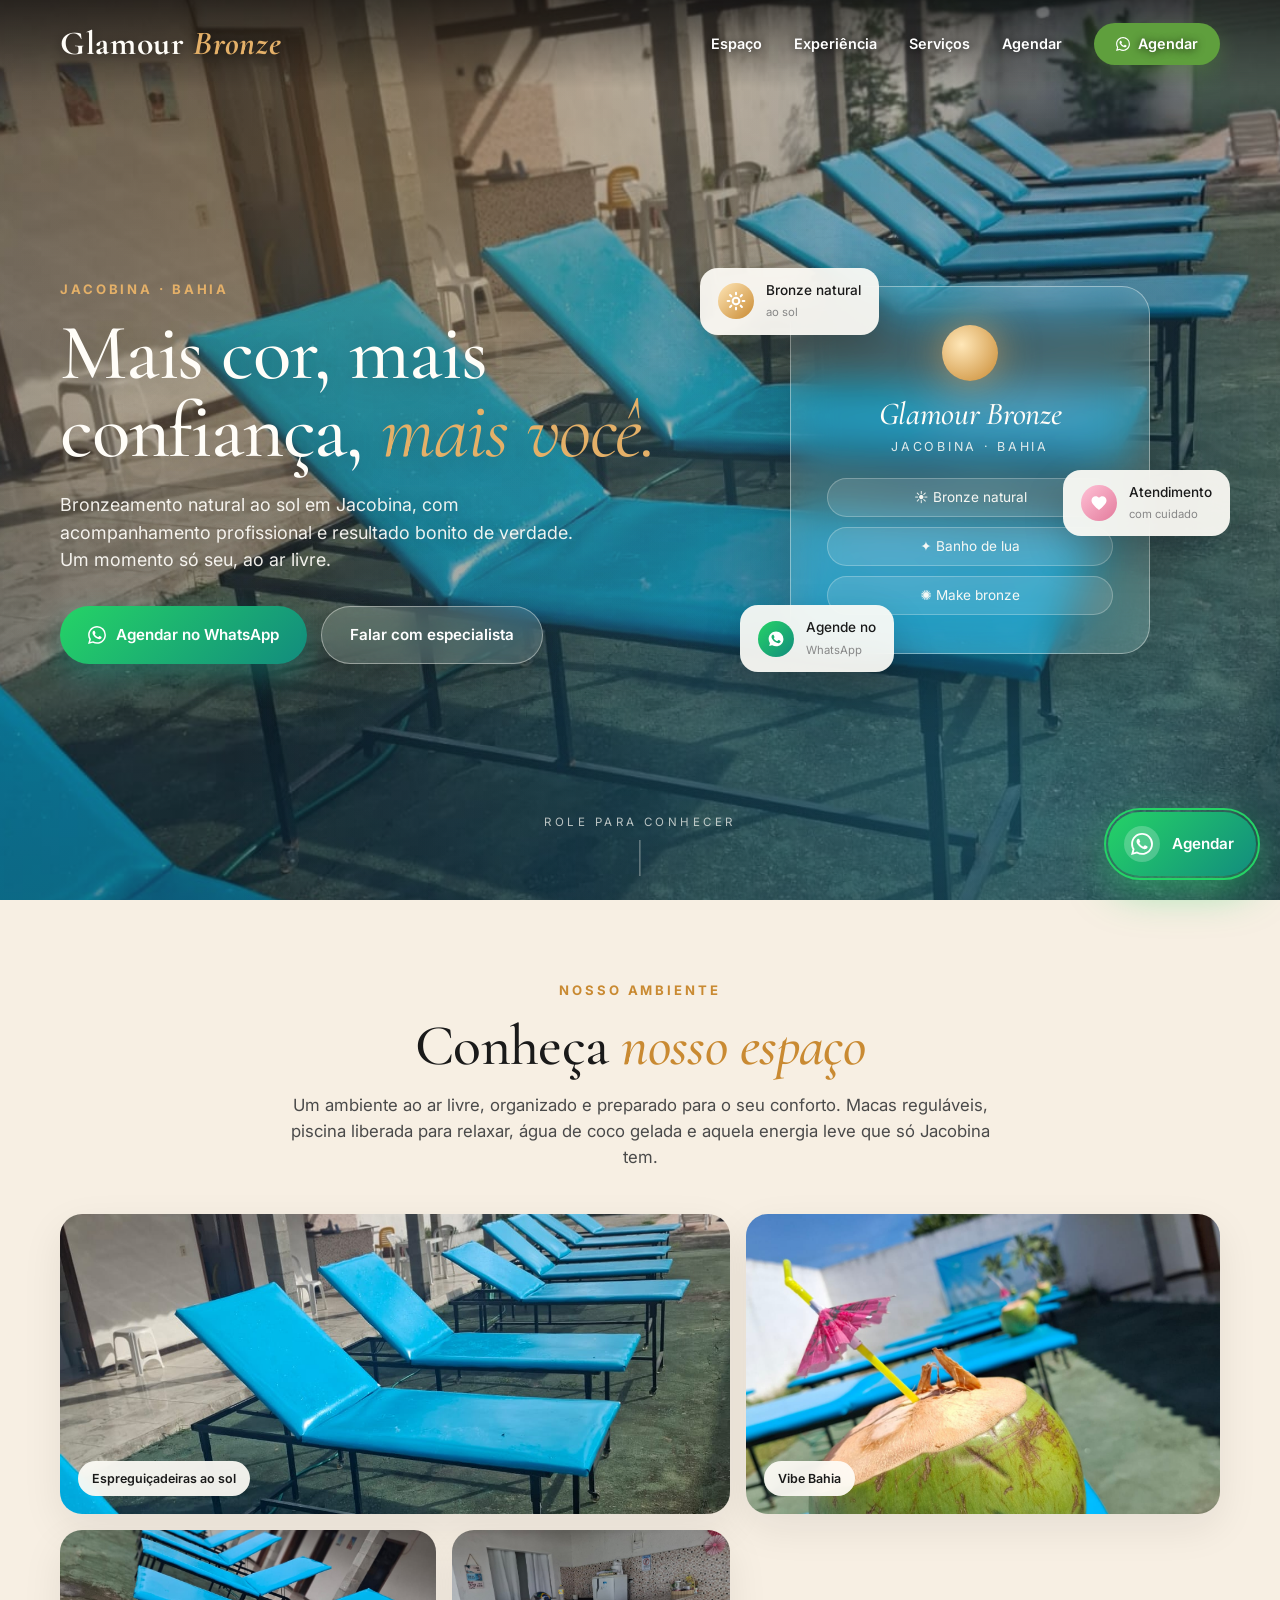
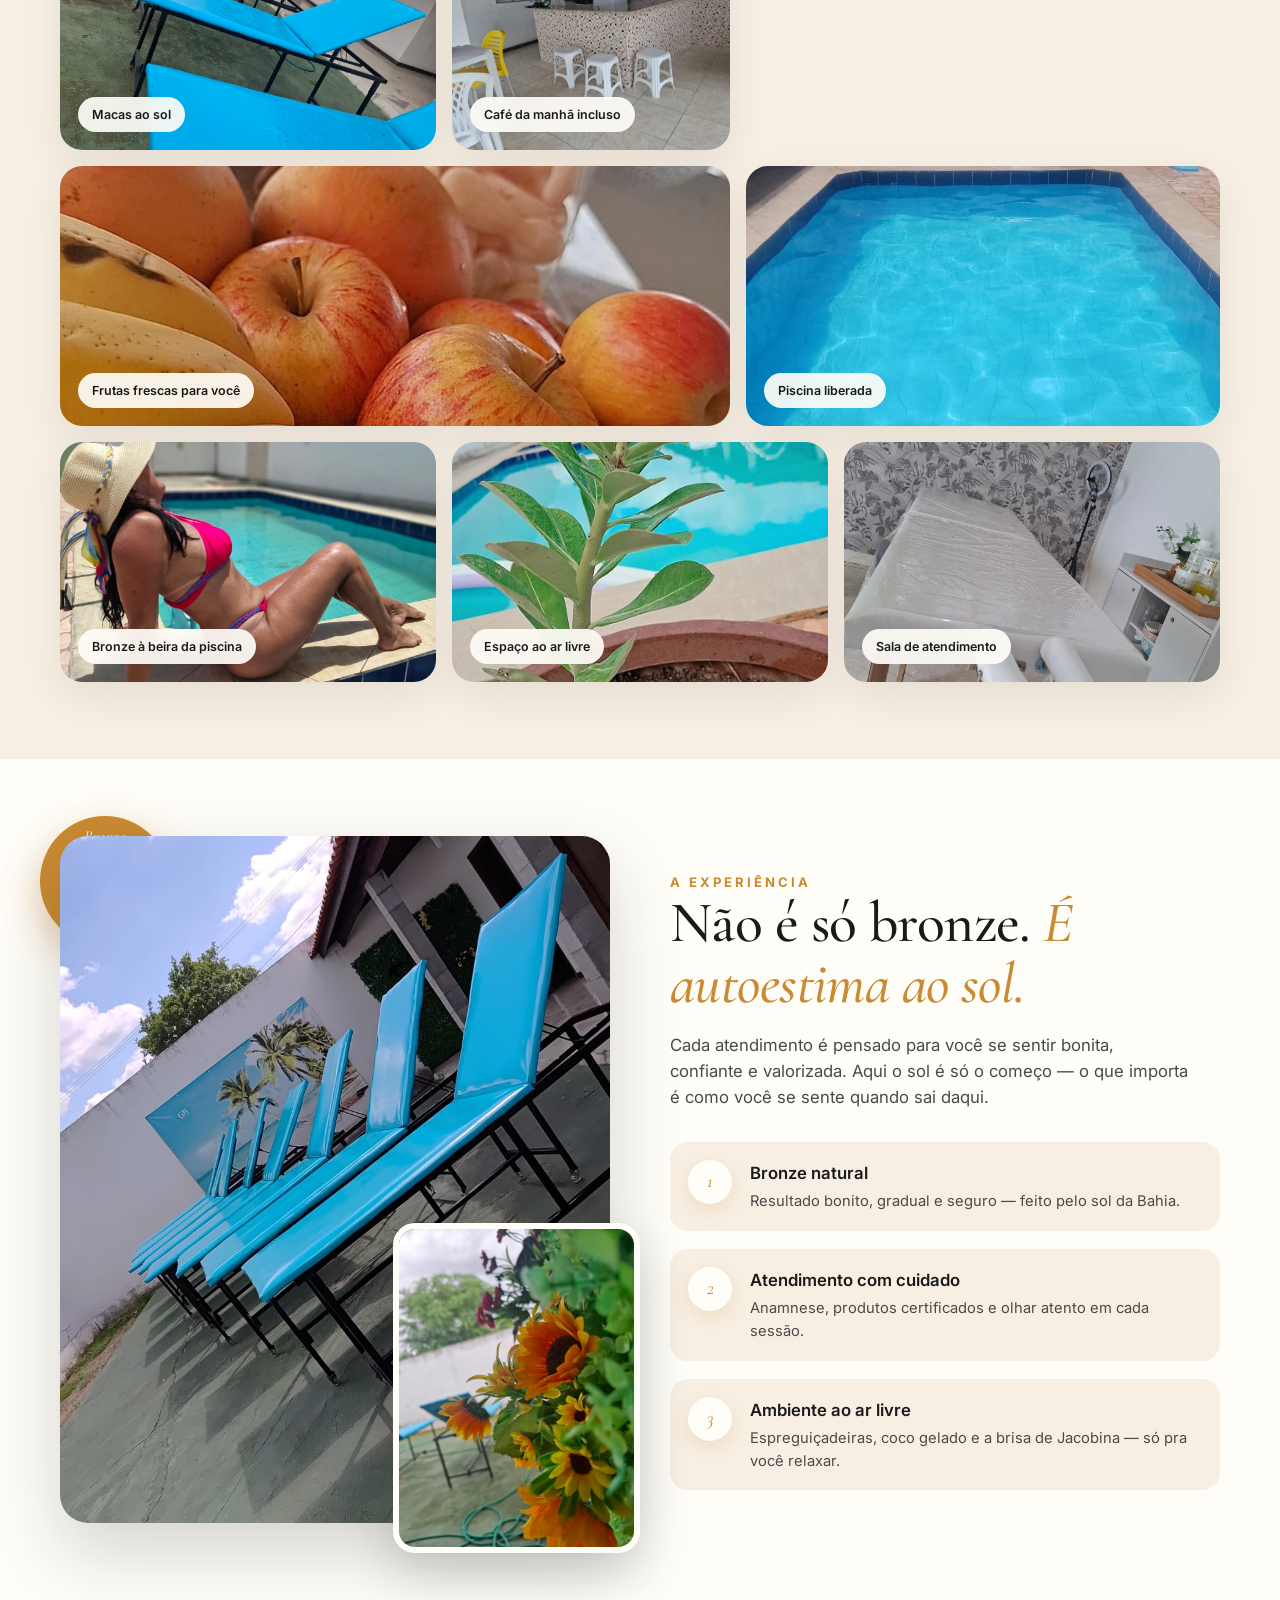
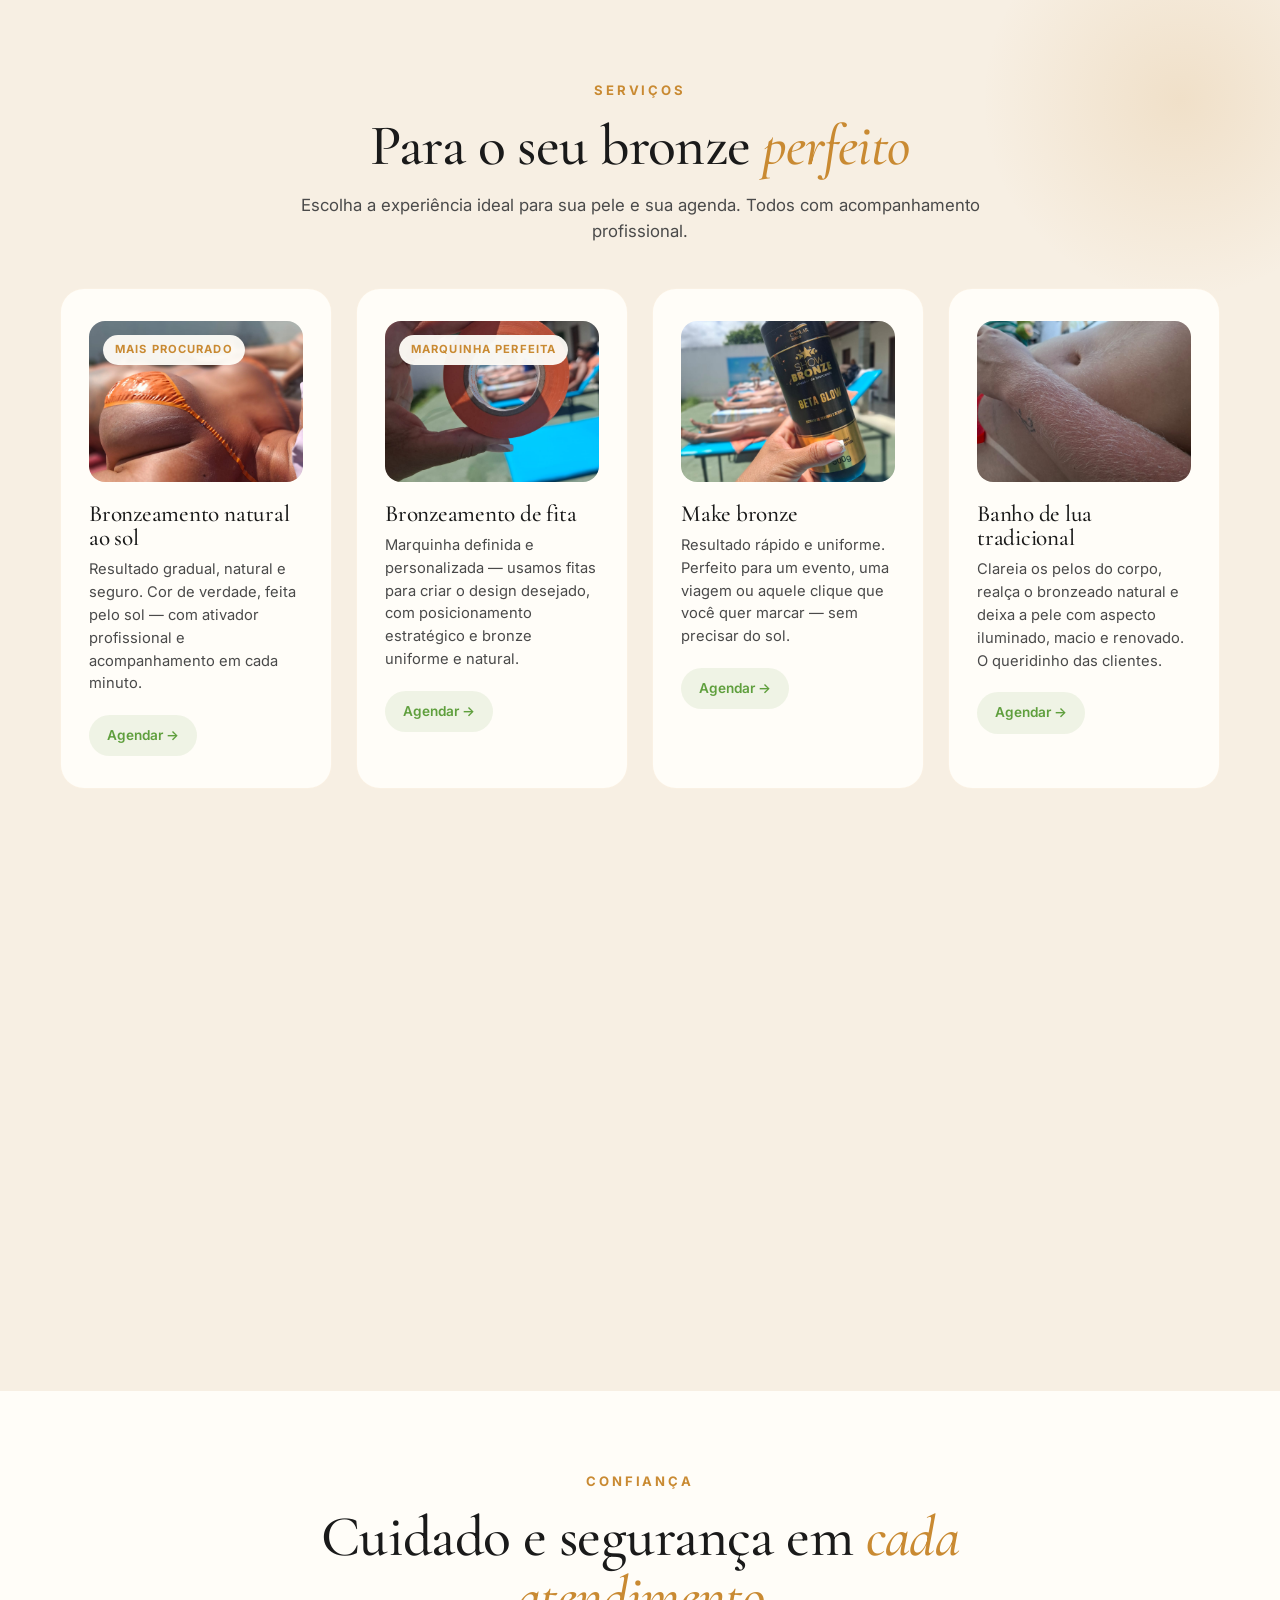
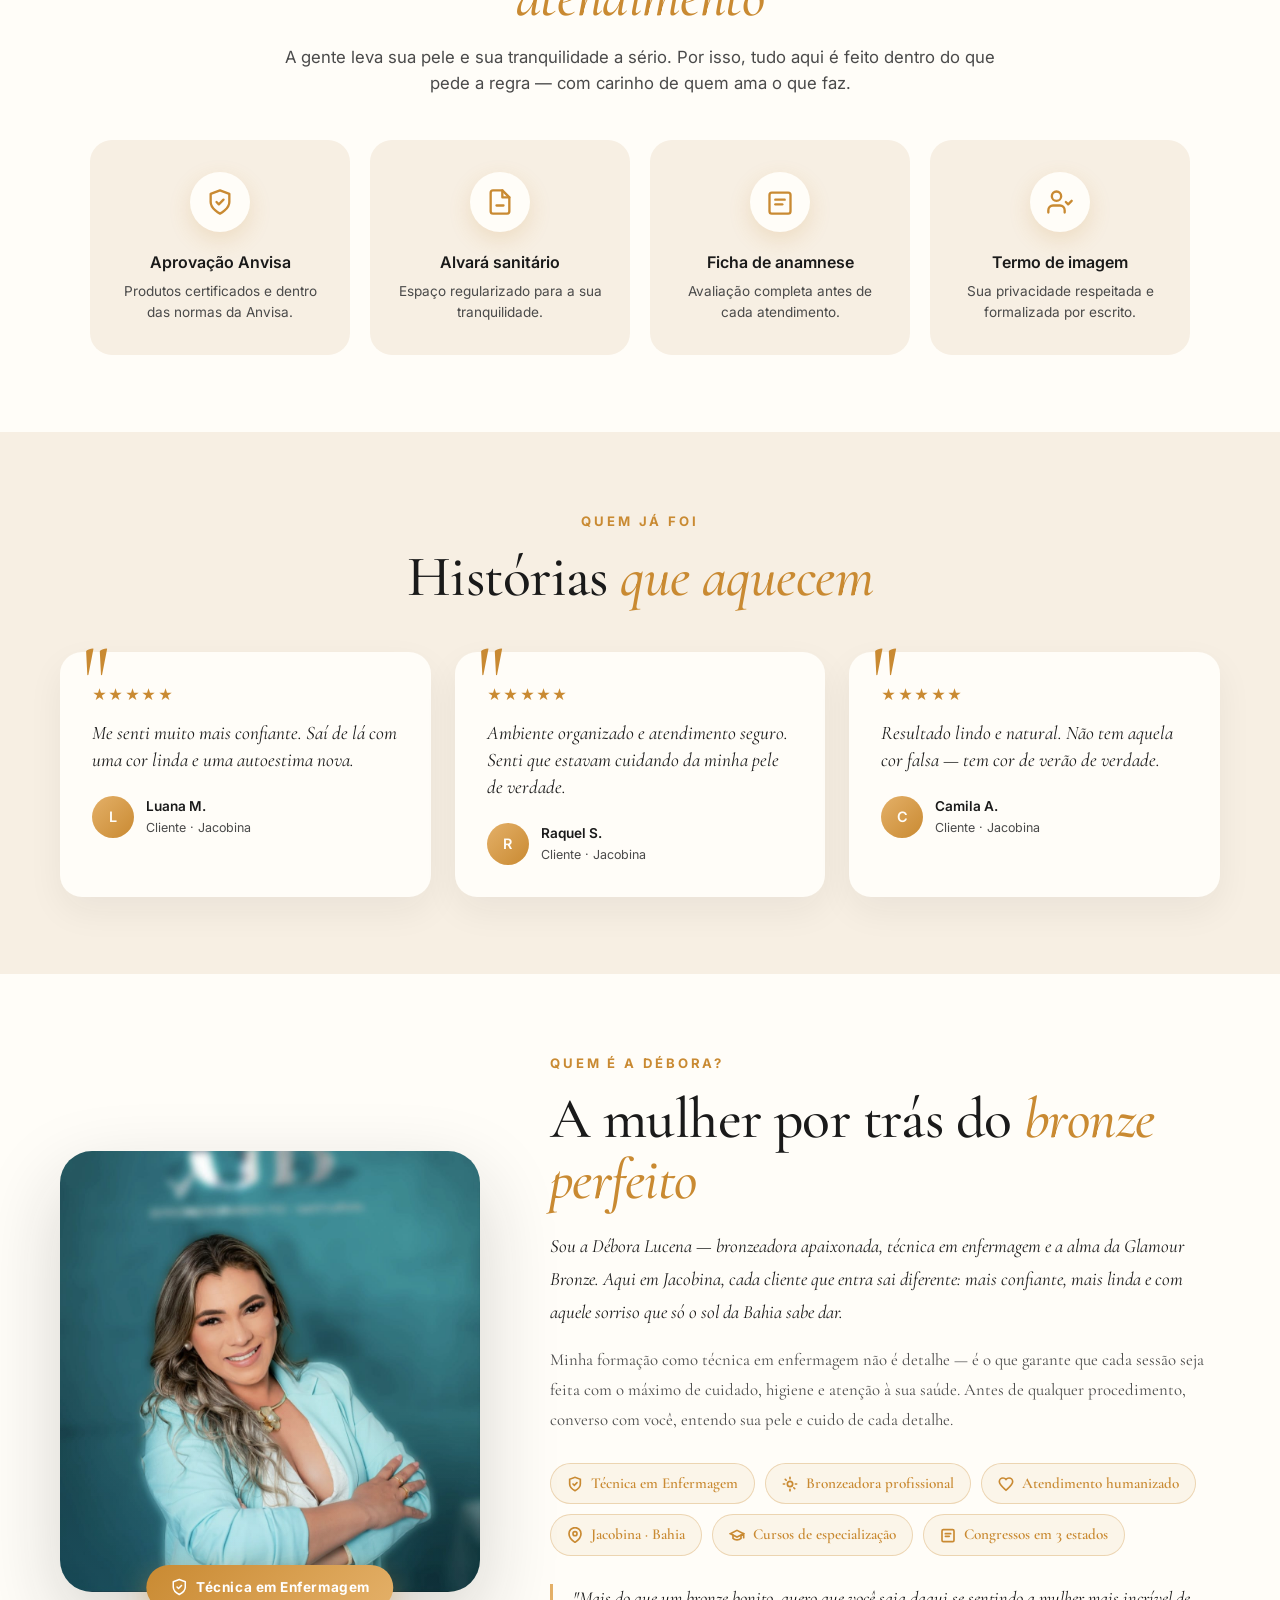
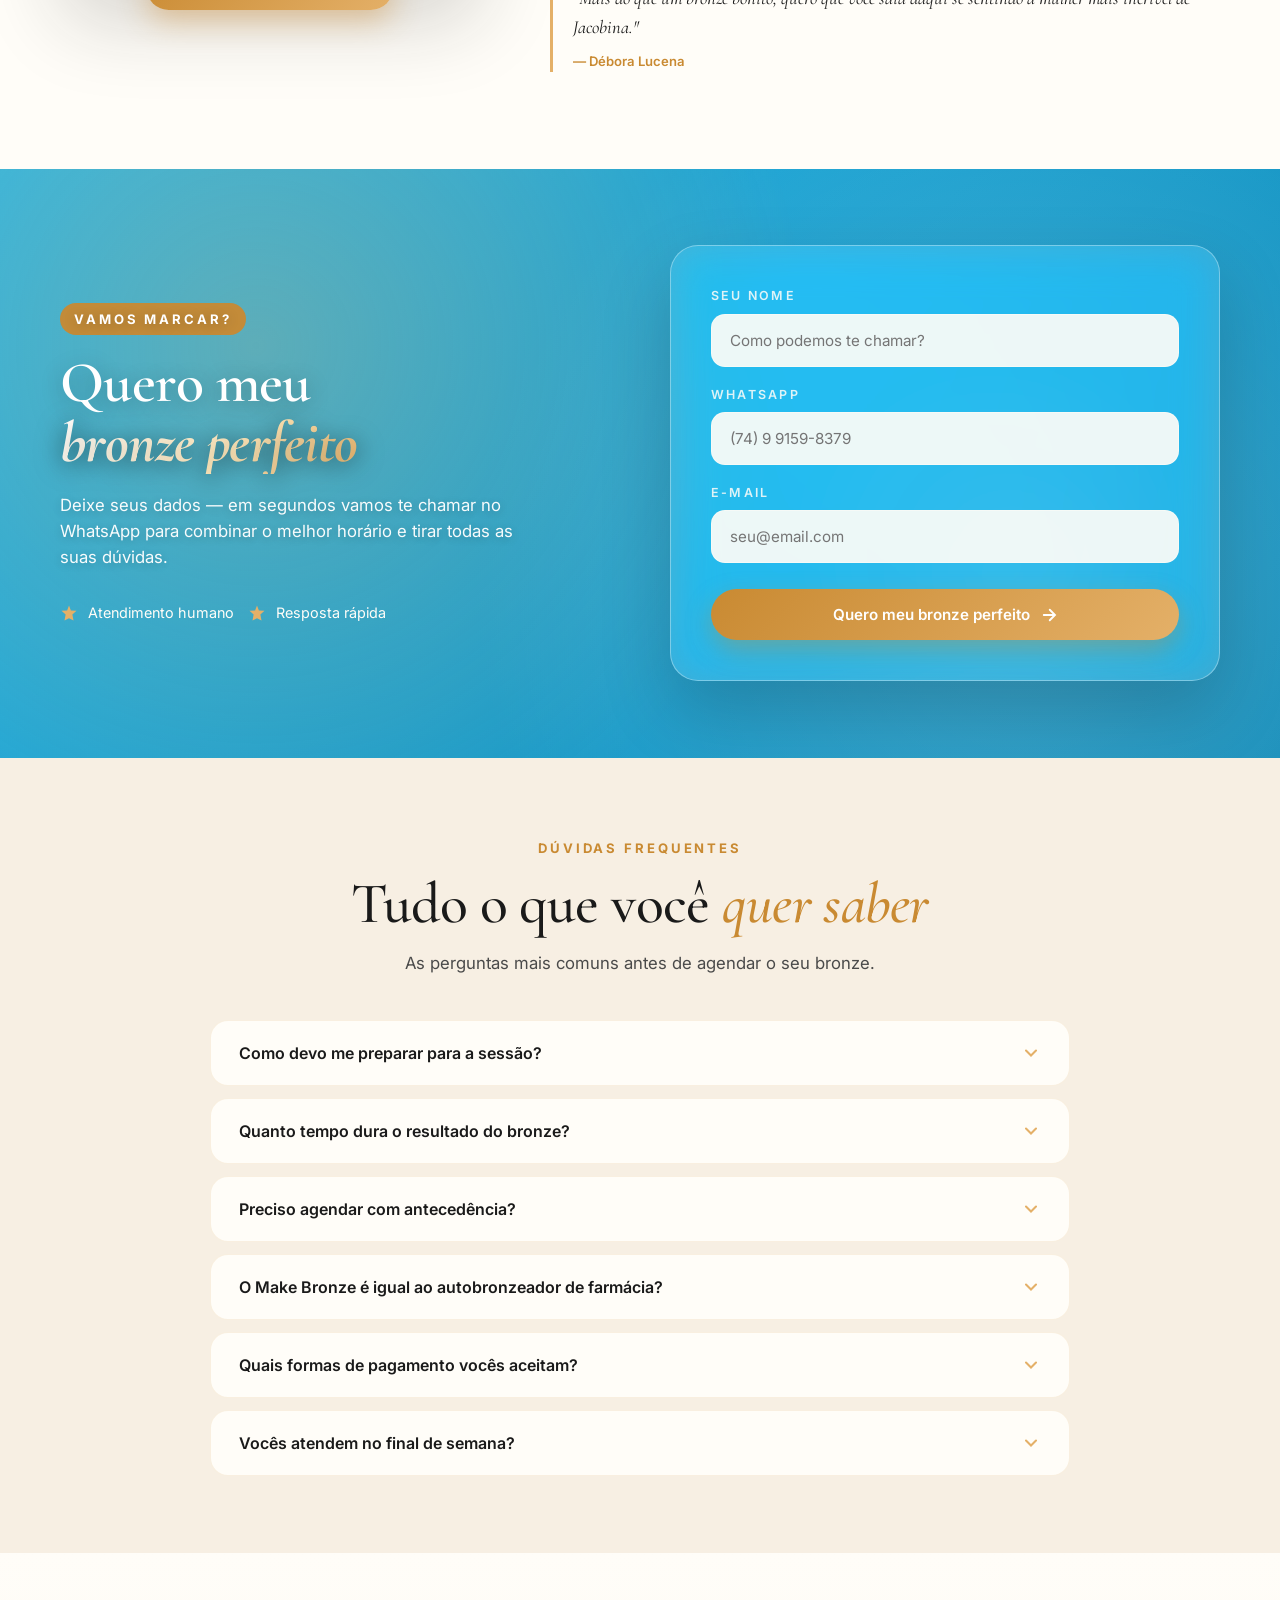
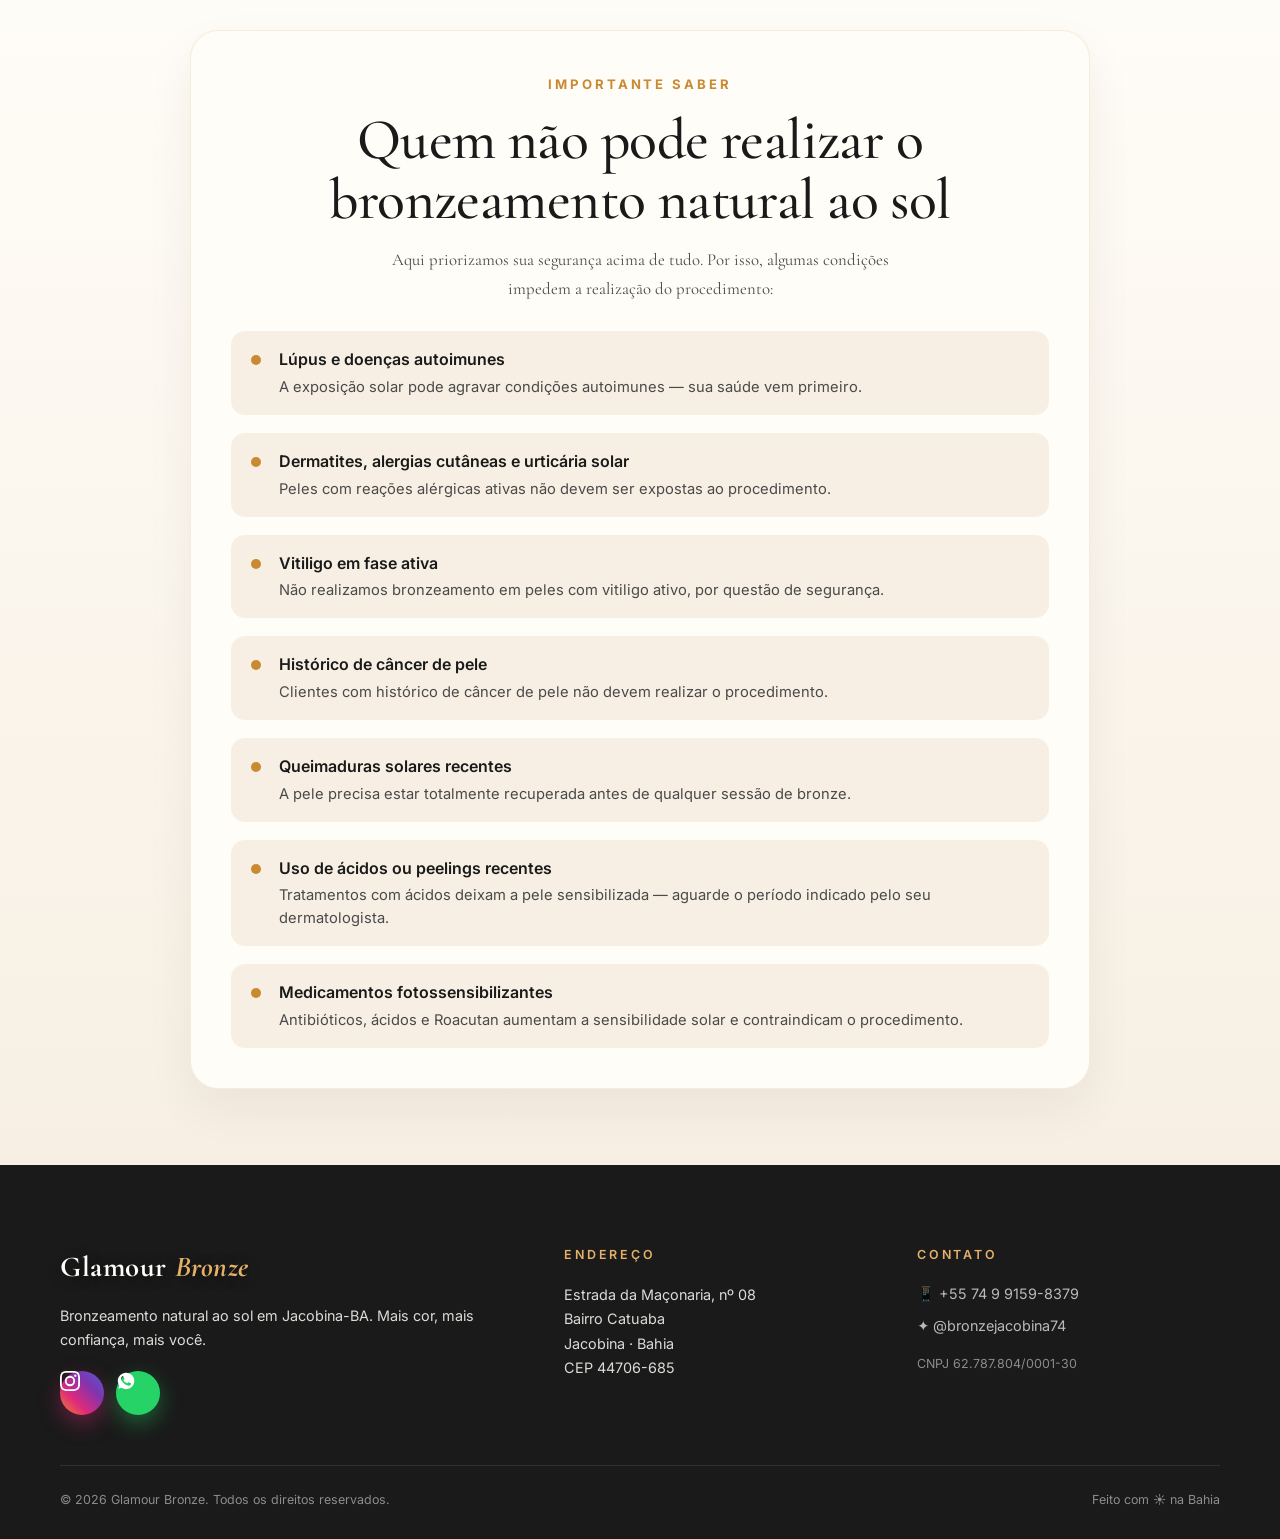
<file: index.html>
<!DOCTYPE html>
<html lang="pt-BR">
<head>
<meta charset="UTF-8" />
<meta name="viewport" content="width=device-width, initial-scale=1" />
<title>Glamour Bronze — Bronzeamento Natural ao Sol em Jacobina-BA</title>
<meta name="description" content="Bronzeamento natural ao sol em Jacobina-BA. Bronze natural, banho de lua, make bronze e peeling corporal. Ambiente ao ar livre, atendimento profissional." />
<link rel="preconnect" href="https://fonts.googleapis.com" />
<link rel="preconnect" href="https://fonts.gstatic.com" crossorigin />
<link href="https://fonts.googleapis.com/css2?family=Cormorant+Garamond:ital,wght@0,400;0,500;0,600;1,400;1,500&family=Inter:wght@400;500;600;700&display=swap" rel="stylesheet" />
<!-- OG Tags -->
<meta property="og:title" content="Glamour Bronze â Bronzeamento Natural ao Sol em Jacobina-BA" />
<meta property="og:description" content="Bronzeamento natural ao sol em Jacobina-BA. Bronze natural, banho de lua, make bronze e peeling corporal. Ambiente ao ar livre, atendimento profissional." />
<meta property="og:url" content="https://www.glamourbronze.com.br/" />
<meta property="og:type" content="website" />
<meta property="og:image" content="img/espreguicadeiras-hero.jpeg" />
<link rel="canonical" href="https://www.glamourbronze.com.br/" />
<!-- Google Tag Manager -->
<script>(function(w,d,s,l,i){w[l]=w[l]||[];w[l].push({"gtm.start":
new Date().getTime(),event:"gtm.js"});var f=d.getElementsByTagName(s)[0],
j=d.createElement(s),dl=l!="dataLayer"?"&l="+l:"";j.async=true;j.src=
"https://www.googletagmanager.com/gtm.js?id="+i+dl;f.parentNode.insertBefore(j,f);
})(window,document,"script","dataLayer","GTM-WX8D27XV");</script>
<!-- End Google Tag Manager -->
<link rel="stylesheet" href="styles.css" />
<template id="__bundler_thumbnail" data-bg-color="#29B6E6">
  <svg viewBox="0 0 1200 800" xmlns="http://www.w3.org/2000/svg">
    <rect width="1200" height="800" fill="#29B6E6"/>
    <circle cx="900" cy="220" r="120" fill="#E4B068"/>
    <circle cx="900" cy="220" r="160" fill="none" stroke="#FFE7B8" stroke-width="3" opacity="0.6"/>
    <text x="600" y="430" text-anchor="middle" font-family="Georgia, serif" font-size="92" font-style="italic" fill="#FFFDF8" font-weight="500">Glamour</text>
    <text x="600" y="530" text-anchor="middle" font-family="Georgia, serif" font-size="92" font-style="italic" fill="#E4B068" font-weight="500">Bronze</text>
    <text x="600" y="600" text-anchor="middle" font-family="sans-serif" font-size="22" letter-spacing="8" fill="#FFFDF8" opacity="0.85">JACOBINA · BAHIA</text>
  </svg>
</template>
</head>
<body>
<!-- Google Tag Manager (noscript) -->
<noscript><iframe src="https://www.googletagmanager.com/ns.html?id=GTM-WX8D27XV"
height="0" width="0" style="display:none;visibility:hidden"></iframe></noscript>
<!-- End Google Tag Manager (noscript) -->


<!-- ============ NAV ============ -->
<nav class="nav" id="nav">
  <a href="#top" class="logo">Glamour <span class="sun">Bronze</span></a>
  <button class="nav-hamburger" id="navHamburger" aria-label="Abrir menu" aria-expanded="false">
    <span></span><span></span><span></span>
  </button>
  <div class="nav-links" id="navLinks">
    <a href="#espaco" onclick="closeMenu()">Espaço</a>
    <a href="#experiencia" onclick="closeMenu()">Experiência</a>
    <a href="#servicos" onclick="closeMenu()">Serviços</a>
    <a href="#agendar" onclick="closeMenu()">Agendar</a>
    <a href="https://wa.me/5574991598379" target="_blank" rel="noopener" class="nav-cta">
      <svg width="14" height="14" viewBox="0 0 24 24" fill="currentColor"><path d="M17.472 14.382c-.297-.149-1.758-.867-2.03-.967-.273-.099-.471-.148-.67.15-.197.297-.767.966-.94 1.164-.173.199-.347.223-.644.075-.297-.15-1.255-.463-2.39-1.475-.883-.788-1.48-1.761-1.653-2.059-.173-.297-.018-.458.13-.606.134-.133.298-.347.446-.52.149-.174.198-.298.298-.497.099-.198.05-.371-.025-.52-.075-.149-.669-1.612-.916-2.207-.242-.579-.487-.5-.669-.51-.173-.007-.371-.01-.57-.01-.198 0-.52.074-.792.372-.272.297-1.04 1.016-1.04 2.479 0 1.462 1.065 2.875 1.213 3.074.149.198 2.096 3.2 5.077 4.487.709.306 1.262.489 1.694.625.712.227 1.36.195 1.871.118.571-.085 1.758-.719 2.006-1.413.248-.694.248-1.289.173-1.413-.074-.124-.272-.198-.57-.347m-5.421 7.403h-.004a9.87 9.87 0 01-5.031-1.378l-.361-.214-3.741.982.998-3.648-.235-.374a9.86 9.86 0 01-1.51-5.26c.001-5.45 4.436-9.884 9.888-9.884 2.64 0 5.122 1.03 6.988 2.898a9.825 9.825 0 012.893 6.994c-.003 5.45-4.437 9.884-9.885 9.884m8.413-18.297A11.815 11.815 0 0012.05 0C5.495 0 .16 5.335.157 11.892c0 2.096.547 4.142 1.588 5.945L.057 24l6.305-1.654a11.882 11.882 0 005.683 1.448h.005c6.554 0 11.89-5.335 11.893-11.893a11.821 11.821 0 00-3.48-8.413z"/></svg>
      Agendar
    </a>
  </div>
</nav>

<!-- ============ HERO ============ -->
<section class="hero" id="top">
  <div class="hero-bg"></div>
  <div class="hero-overlay"></div>

  <div class="hero-grid">
    <div class="hero-text">
      <span class="eyebrow">Jacobina · Bahia</span>
      <h1>Mais cor, mais confiança, <em>mais você.</em></h1>
      <p>Bronzeamento natural ao sol em Jacobina, com acompanhamento profissional e resultado bonito de verdade. Um momento só seu, ao ar livre.</p>
      <div class="cta-row">
        <a href="https://wa.me/5574991598379?text=Ol%C3%A1!%20Quero%20agendar%20meu%20bronze%20✨" target="_blank" rel="noopener" class="btn btn-primary">
          <svg width="18" height="18" viewBox="0 0 24 24" fill="currentColor"><path d="M17.472 14.382c-.297-.149-1.758-.867-2.03-.967-.273-.099-.471-.148-.67.15-.197.297-.767.966-.94 1.164-.173.199-.347.223-.644.075-.297-.15-1.255-.463-2.39-1.475-.883-.788-1.48-1.761-1.653-2.059-.173-.297-.018-.458.13-.606.134-.133.298-.347.446-.52.149-.174.198-.298.298-.497.099-.198.05-.371-.025-.52-.075-.149-.669-1.612-.916-2.207-.242-.579-.487-.5-.669-.51-.173-.007-.371-.01-.57-.01-.198 0-.52.074-.792.372-.272.297-1.04 1.016-1.04 2.479 0 1.462 1.065 2.875 1.213 3.074.149.198 2.096 3.2 5.077 4.487.709.306 1.262.489 1.694.625.712.227 1.36.195 1.871.118.571-.085 1.758-.719 2.006-1.413.248-.694.248-1.289.173-1.413-.074-.124-.272-.198-.57-.347m-5.421 7.403h-.004a9.87 9.87 0 01-5.031-1.378l-.361-.214-3.741.982.998-3.648-.235-.374a9.86 9.86 0 01-1.51-5.26c.001-5.45 4.436-9.884 9.888-9.884 2.64 0 5.122 1.03 6.988 2.898a9.825 9.825 0 012.893 6.994c-.003 5.45-4.437 9.884-9.885 9.884m8.413-18.297A11.815 11.815 0 0012.05 0C5.495 0 .16 5.335.157 11.892c0 2.096.547 4.142 1.588 5.945L.057 24l6.305-1.654a11.882 11.882 0 005.683 1.448h.005c6.554 0 11.89-5.335 11.893-11.893a11.821 11.821 0 00-3.48-8.413z"/></svg>
          Agendar no WhatsApp
        </a>
        <a href="#agendar" class="btn btn-glass">Falar com especialista</a>
      </div>
    </div>

    <div class="hero-card-wrap">
      <!-- Floating cards -->
      <div class="floating float-1">
        <div class="ico sun">
          <svg width="20" height="20" viewBox="0 0 24 24" fill="none" stroke="white" stroke-width="2.5" stroke-linecap="round"><circle cx="12" cy="12" r="4"/><path d="M12 2v2M12 20v2M4.93 4.93l1.41 1.41M17.66 17.66l1.41 1.41M2 12h2M20 12h2M4.93 19.07l1.41-1.41M17.66 6.34l1.41-1.41"/></svg>
        </div>
        <div>Bronze natural<br/><small style="color:#888;font-weight:400">ao sol</small></div>
      </div>
      <div class="floating float-2">
        <div class="ico heart">
          <svg width="18" height="18" viewBox="0 0 24 24" fill="white"><path d="M12 21.35l-1.45-1.32C5.4 15.36 2 12.28 2 8.5 2 5.42 4.42 3 7.5 3c1.74 0 3.41.81 4.5 2.09C13.09 3.81 14.76 3 16.5 3 19.58 3 22 5.42 22 8.5c0 3.78-3.4 6.86-8.55 11.54L12 21.35z"/></svg>
        </div>
        <div>Atendimento<br/><small style="color:#888;font-weight:400">com cuidado</small></div>
      </div>
      <div class="floating float-3">
        <div class="ico wapp">
          <svg width="18" height="18" viewBox="0 0 24 24" fill="white"><path d="M17.472 14.382c-.297-.149-1.758-.867-2.03-.967-.273-.099-.471-.148-.67.15-.197.297-.767.966-.94 1.164-.173.199-.347.223-.644.075-.297-.15-1.255-.463-2.39-1.475-.883-.788-1.48-1.761-1.653-2.059-.173-.297-.018-.458.13-.606.134-.133.298-.347.446-.52.149-.174.198-.298.298-.497.099-.198.05-.371-.025-.52-.075-.149-.669-1.612-.916-2.207-.242-.579-.487-.5-.669-.51-.173-.007-.371-.01-.57-.01-.198 0-.52.074-.792.372-.272.297-1.04 1.016-1.04 2.479 0 1.462 1.065 2.875 1.213 3.074.149.198 2.096 3.2 5.077 4.487.709.306 1.262.489 1.694.625.712.227 1.36.195 1.871.118.571-.085 1.758-.719 2.006-1.413.248-.694.248-1.289.173-1.413-.074-.124-.272-.198-.57-.347m-5.421 7.403h-.004a9.87 9.87 0 01-5.031-1.378l-.361-.214-3.741.982.998-3.648-.235-.374a9.86 9.86 0 01-1.51-5.26c.001-5.45 4.436-9.884 9.888-9.884 2.64 0 5.122 1.03 6.988 2.898a9.825 9.825 0 012.893 6.994c-.003 5.45-4.437 9.884-9.885 9.884"/></svg>
        </div>
        <div>Agende no<br/><small style="color:#888;font-weight:400">WhatsApp</small></div>
      </div>

      <!-- Glass card -->
      <div class="glass-card">
        <div class="sun-icon"></div>
        <h3>Glamour Bronze</h3>
        <div class="tagline">Jacobina · Bahia</div>
        <div class="services-list">
          <div class="service-pill">☀ Bronze natural</div>
          <div class="service-pill">✦ Banho de lua</div>
          <div class="service-pill">✺ Make bronze</div>
        </div>
      </div>
    </div>
  </div>

  <div class="scroll-hint">Role para conhecer</div>
</section>

<!-- ============ ESPACO ============ -->
<section class="espaco" id="espaco">
  <div class="section-head reveal">
    <span class="eyebrow">Nosso ambiente</span>
    <h2>Conheça <em style="font-style:italic;color:var(--dourado)">nosso espaço</em></h2>
    <p>Um ambiente ao ar livre, organizado e preparado para o seu conforto. Macas reguláveis, piscina liberada para relaxar, água de coco gelada e aquela energia leve que só Jacobina tem.</p>
  </div>

  <div class="gallery reveal">
    <div class="tile t1">
      <img src="img/espreguicadeiras-hero.jpeg" alt="Espreguiçadeiras azuis Glamour Bronze" loading="lazy" />
      <div class="label">Espreguiçadeiras ao sol</div>
    </div>
    <div class="tile t2">
      <img src="img/coco-drink.jpeg" alt="Coco verde com guarda-chuva" loading="lazy" />
      <div class="label">Vibe Bahia</div>
    </div>
    <div class="tile t3">
      <img src="img/espreguicadeiras-mural.jpeg" alt="Macas ao sol Glamour Bronze" loading="lazy" />
      <div class="label">Macas ao sol</div>
    </div>
    <div class="tile t4">
      <img src="img/bar-area.jpeg" alt="Café da manhã Glamour Bronze" loading="lazy" />
      <div class="label">Café da manhã incluso</div>
    </div>
    <div class="tile t5">
      <img src="img/cafe-mesa.jpeg" alt="Frutas frescas Glamour Bronze" loading="lazy" />
      <div class="label">Frutas frescas para você</div>
    </div>
    <div class="tile t6">
      <img src="img/piscina-espaco.jpeg" alt="Piscina Glamour Bronze" loading="lazy" />
      <div class="label">Piscina liberada</div>
    </div>
    <div class="tile t7">
      <img src="img/bronzeada-piscina.jpeg" alt="Bronze à beira da piscina" loading="lazy" />
      <div class="label">Bronze à beira da piscina</div>
    </div>
    <div class="tile t8">
      <img src="img/cafe-area2.jpeg" alt="Espaço Glamour Bronze" loading="lazy" />
      <div class="label">Espaço ao ar livre</div>
    </div>
    <div class="tile t9">
      <img src="img/sala-atendimento-maca.jpeg" alt="Sala de atendimento Glamour Bronze" loading="lazy" />
      <div class="label">Sala de atendimento</div>
    </div>
  </div>
</section>

<!-- ============ EXPERIENCIA ============ -->
<section class="experiencia" id="experiencia">
  <div class="exp-grid">
    <div class="exp-image-stack reveal">
      <div class="badge-float"><span>Bronze</span><span>natural</span><span>ao sol ✦</span></div>
      <div class="img-main">
        <img src="img/espreguicadeiras-vertical.jpeg" alt="Ambiente Glamour Bronze" loading="lazy" />
      </div>
      <div class="img-acc">
        <img src="img/girassois.jpeg" alt="Girassóis no espaço" loading="lazy" />
      </div>
    </div>

    <div class="exp-text reveal">
      <span class="eyebrow">A experiência</span>
      <h2>Não é só bronze. <em>É autoestima ao sol.</em></h2>
      <p>Cada atendimento é pensado para você se sentir bonita, confiante e valorizada. Aqui o sol é só o começo — o que importa é como você se sente quando sai daqui.</p>

      <div class="exp-features">
        <div class="exp-feat">
          <div class="num">1</div>
          <div><h4>Bronze natural</h4><p>Resultado bonito, gradual e seguro — feito pelo sol da Bahia.</p></div>
        </div>
        <div class="exp-feat">
          <div class="num">2</div>
          <div><h4>Atendimento com cuidado</h4><p>Anamnese, produtos certificados e olhar atento em cada sessão.</p></div>
        </div>
        <div class="exp-feat">
          <div class="num">3</div>
          <div><h4>Ambiente ao ar livre</h4><p>Espreguiçadeiras, coco gelado e a brisa de Jacobina — só pra você relaxar.</p></div>
        </div>
      </div>
    </div>
  </div>
</section>

<!-- ============ SERVICOS ============ -->
<section class="servicos" id="servicos">
  <div class="section-head reveal">
    <span class="eyebrow">Serviços</span>
    <h2>Para o seu bronze <em style="font-style:italic;color:var(--dourado)">perfeito</em></h2>
    <p>Escolha a experiência ideal para sua pele e sua agenda. Todos com acompanhamento profissional.</p>
  </div>

  <div class="serv-grid">
    <div class="serv-card reveal">
      <div class="serv-img">
        <span class="badge">Mais procurado</span>
        <img src="img/bronzeamento-natural.jpeg" alt="Bronzeamento natural ao sol" loading="lazy" />
      </div>
      <h3>Bronzeamento natural ao sol</h3>
      <p>Resultado gradual, natural e seguro. Cor de verdade, feita pelo sol — com ativador profissional e acompanhamento em cada minuto.</p>
      <a href="https://wa.me/5574991598379?text=Quero%20agendar%20o%20Bronzeamento%20natural%20ao%20sol" target="_blank" rel="noopener" class="agendar">Agendar →</a>
    </div>

    <div class="serv-card reveal">
      <div class="serv-img">
        <span class="badge">Marquinha perfeita</span>
        <img src="img/bronzeamento-fita.jpeg" alt="Bronzeamento de fita" loading="lazy" />
      </div>
      <h3>Bronzeamento de fita</h3>
      <p>Marquinha definida e personalizada — usamos fitas para criar o design desejado, com posicionamento estratégico e bronze uniforme e natural.</p>
      <a href="https://wa.me/5574991598379?text=Quero%20agendar%20o%20Bronzeamento%20de%20fita" target="_blank" rel="noopener" class="agendar">Agendar →</a>
    </div>

    <div class="serv-card reveal">
      <div class="serv-img">
        <img src="img/make-bronze.jpeg" alt="Make bronze" loading="lazy" />
      </div>
      <h3>Make bronze</h3>
      <p>Resultado rápido e uniforme. Perfeito para um evento, uma viagem ou aquele clique que você quer marcar — sem precisar do sol.</p>
      <a href="https://wa.me/5574991598379?text=Quero%20agendar%20o%20Make%20Bronze" target="_blank" rel="noopener" class="agendar">Agendar →</a>
    </div>

    <div class="serv-card reveal">
      <div class="serv-img">
        <img src="img/banho-lua-tradicional.jpeg" alt="Banho de lua tradicional" loading="lazy" />
      </div>
      <h3>Banho de lua tradicional</h3>
      <p>Clareia os pelos do corpo, realça o bronzeado natural e deixa a pele com aspecto iluminado, macio e renovado. O queridinho das clientes.</p>
      <a href="https://wa.me/5574991598379?text=Quero%20agendar%20o%20Banho%20de%20Lua%20Tradicional" target="_blank" rel="noopener" class="agendar">Agendar →</a>
    </div>

    <div class="serv-card reveal">
      <div class="serv-img">
        <span class="badge">Experiência completa</span>
        <img src="img/banho-lua-personalizado.jpeg" alt="Banho de lua personalizado" loading="lazy" />
      </div>
      <h3>Banho de lua personalizado</h3>
      <p>Uma experiência temática e especial: avaliação de pele, esfoliação corporal, hidratação profunda e ambiente preparado nos mínimos detalhes para você.</p>
      <a href="https://wa.me/5574991598379?text=Quero%20agendar%20o%20Banho%20de%20Lua%20Personalizado" target="_blank" rel="noopener" class="agendar">Agendar →</a>
    </div>

    <div class="serv-card reveal">
      <div class="serv-img">
        <img src="img/decapagem-corporal.jpeg" alt="Decapagem corporal" loading="lazy" />
      </div>
      <h3>Decapagem corporal</h3>
      <p>Remove células mortas e impurezas, uniformiza o tom e potencializa o resultado do bronzeamento — pele mais lisa, macia e pronta para bronzear.</p>
      <a href="https://wa.me/5574991598379?text=Quero%20agendar%20a%20Decapagem%20Corporal" target="_blank" rel="noopener" class="agendar">Agendar →</a>
    </div>

    <div class="serv-card reveal">
      <div class="serv-img">
        <img src="img/clareamento-areas.jpeg" alt="Clareamento de áreas" loading="lazy" />
      </div>
      <h3>Clareamento de áreas</h3>
      <p>Cuidado especial para uniformizar regiões que escurecem com o tempo: virilha, axilas, joelhos e cotovelos. Mais autoestima para se sentir bem em qualquer momento.</p>
      <a href="https://wa.me/5574991598379?text=Quero%20agendar%20o%20Clareamento%20de%20%C3%81reas" target="_blank" rel="noopener" class="agendar">Agendar →</a>
    </div>

    <div class="serv-card reveal">
      <div class="serv-img serv-img--biq">
        <img src="img/biquini-tecido-neon.jpeg" alt="Biquíni neon Glamour Bronze" loading="lazy" />
        <img src="img/biquini-tecido-laranja.jpeg" alt="Biquíni laranja Glamour Bronze" loading="lazy" />
        <img src="img/biquini-tecido-neon-preto.jpeg" alt="Biquíni texturizado Glamour Bronze" loading="lazy" />
      </div>
      <h3>Biquínis de tecido</h3>
      <p>Modelos confortáveis, tecido macio e de qualidade — ideais para o bronzeamento ao sol. Venha escolher o seu e já sair pronta para bronzear!</p>
      <a href="https://wa.me/5574991598379?text=Quero%20ver%20os%20biqu%C3%ADnis%20de%20tecido" target="_blank" rel="noopener" class="agendar">Ver modelos →</a>
    </div>
  </div>
</section>

<!-- ============ SEGURANCA ============ -->
<section class="seguranca">
  <div class="section-head reveal">
    <span class="eyebrow">Confiança</span>
    <h2>Cuidado e segurança em <em style="font-style:italic;color:var(--dourado)">cada atendimento</em></h2>
    <p>A gente leva sua pele e sua tranquilidade a sério. Por isso, tudo aqui é feito dentro do que pede a regra — com carinho de quem ama o que faz.</p>
  </div>

  <div class="seg-grid">
    <div class="seg-card reveal">
      <div class="seg-icon">
        <svg viewBox="0 0 24 24" fill="none" stroke="currentColor" stroke-width="2" stroke-linecap="round" stroke-linejoin="round"><path d="M12 22s8-4 8-10V5l-8-3-8 3v7c0 6 8 10 8 10z"/><path d="M9 12l2 2 4-4"/></svg>
      </div>
      <h4>Aprovação Anvisa</h4>
      <p>Produtos certificados e dentro das normas da Anvisa.</p>
    </div>
    <div class="seg-card reveal">
      <div class="seg-icon">
        <svg viewBox="0 0 24 24" fill="none" stroke="currentColor" stroke-width="2" stroke-linecap="round" stroke-linejoin="round"><path d="M14 2H6a2 2 0 0 0-2 2v16a2 2 0 0 0 2 2h12a2 2 0 0 0 2-2V8z"/><polyline points="14 2 14 8 20 8"/><line x1="9" y1="15" x2="15" y2="15"/></svg>
      </div>
      <h4>Alvará sanitário</h4>
      <p>Espaço regularizado para a sua tranquilidade.</p>
    </div>
    <div class="seg-card reveal">
      <div class="seg-icon">
        <svg viewBox="0 0 24 24" fill="none" stroke="currentColor" stroke-width="2" stroke-linecap="round" stroke-linejoin="round"><rect x="3" y="4" width="18" height="18" rx="2"/><line x1="8" y1="10" x2="16" y2="10"/><line x1="8" y1="14" x2="14" y2="14"/></svg>
      </div>
      <h4>Ficha de anamnese</h4>
      <p>Avaliação completa antes de cada atendimento.</p>
    </div>
    <div class="seg-card reveal">
      <div class="seg-icon">
        <svg viewBox="0 0 24 24" fill="none" stroke="currentColor" stroke-width="2" stroke-linecap="round" stroke-linejoin="round"><path d="M16 21v-2a4 4 0 0 0-4-4H6a4 4 0 0 0-4 4v2"/><circle cx="9" cy="7" r="4"/><path d="M22 11l-3 3-2-2"/></svg>
      </div>
      <h4>Termo de imagem</h4>
      <p>Sua privacidade respeitada e formalizada por escrito.</p>
    </div>
  </div>
</section>

<!-- ============ DEPOIMENTOS ============ -->
<section class="depoimentos">
  <div class="section-head reveal">
    <span class="eyebrow">Quem já foi</span>
    <h2>Histórias <em style="font-style:italic;color:var(--dourado)">que aquecem</em></h2>
  </div>

  <div class="dep-grid">
    <div class="dep-card reveal">
      <div class="stars">★★★★★</div>
      <p class="quote">Me senti muito mais confiante. Saí de lá com uma cor linda e uma autoestima nova.</p>
      <div class="author">
        <div class="avatar">L</div>
        <div class="author-info"><strong>Luana M.</strong><span>Cliente · Jacobina</span></div>
      </div>
    </div>
    <div class="dep-card reveal">
      <div class="stars">★★★★★</div>
      <p class="quote">Ambiente organizado e atendimento seguro. Senti que estavam cuidando da minha pele de verdade.</p>
      <div class="author">
        <div class="avatar">R</div>
        <div class="author-info"><strong>Raquel S.</strong><span>Cliente · Jacobina</span></div>
      </div>
    </div>
    <div class="dep-card reveal">
      <div class="stars">★★★★★</div>
      <p class="quote">Resultado lindo e natural. Não tem aquela cor falsa — tem cor de verão de verdade.</p>
      <div class="author">
        <div class="avatar">C</div>
        <div class="author-info"><strong>Camila A.</strong><span>Cliente · Jacobina</span></div>
      </div>
    </div>
  </div>
</section>

<!-- ============ SOBRE A DEBORA ============ -->
<section class="debora" id="debora">
  <div class="deb-grid">
    <div class="deb-img-wrap reveal">
      <div class="deb-img-frame">
        <img src="img/debora.jpeg" alt="Débora Lucena — Glamour Bronze" loading="lazy" />
      </div>
      <div class="deb-badge">
        <svg width="18" height="18" viewBox="0 0 24 24" fill="none" stroke="currentColor" stroke-width="2" stroke-linecap="round" stroke-linejoin="round"><path d="M12 22s8-4 8-10V5l-8-3-8 3v7c0 6 8 10 8 10z"/><path d="M9 12l2 2 4-4"/></svg>
        Técnica em Enfermagem
      </div>
    </div>

    <div class="deb-text reveal">
      <span class="eyebrow">Quem é a Débora?</span>
      <h2>A mulher por trás do <em>bronze perfeito</em></h2>
      <p class="deb-intro">Sou a Débora Lucena — bronzeadora apaixonada, técnica em enfermagem e a alma da Glamour Bronze. Aqui em Jacobina, cada cliente que entra sai diferente: mais confiante, mais linda e com aquele sorriso que só o sol da Bahia sabe dar.</p>
      <p class="deb-body">Minha formação como técnica em enfermagem não é detalhe — é o que garante que cada sessão seja feita com o máximo de cuidado, higiene e atenção à sua saúde. Antes de qualquer procedimento, converso com você, entendo sua pele e cuido de cada detalhe.</p>

      <div class="deb-pills">
        <div class="deb-pill">
          <svg width="16" height="16" viewBox="0 0 24 24" fill="none" stroke="currentColor" stroke-width="2.5" stroke-linecap="round"><path d="M12 22s8-4 8-10V5l-8-3-8 3v7c0 6 8 10 8 10z"/><path d="M9 12l2 2 4-4"/></svg>
          Técnica em Enfermagem
        </div>
        <div class="deb-pill">
          <svg width="16" height="16" viewBox="0 0 24 24" fill="none" stroke="currentColor" stroke-width="2.5" stroke-linecap="round"><circle cx="12" cy="12" r="4"/><path d="M12 2v2M12 20v2M4.93 4.93l1.41 1.41M17.66 17.66l1.41 1.41M2 12h2M20 12h2"/></svg>
          Bronzeadora profissional
        </div>
        <div class="deb-pill">
          <svg width="16" height="16" viewBox="0 0 24 24" fill="none" stroke="currentColor" stroke-width="2.5" stroke-linecap="round"><path d="M12 21.35l-1.45-1.32C5.4 15.36 2 12.28 2 8.5 2 5.42 4.42 3 7.5 3c1.74 0 3.41.81 4.5 2.09C13.09 3.81 14.76 3 16.5 3 19.58 3 22 5.42 22 8.5c0 3.78-3.4 6.86-8.55 11.54L12 21.35z"/></svg>
          Atendimento humanizado
        </div>
        <div class="deb-pill">
          <svg width="16" height="16" viewBox="0 0 24 24" fill="none" stroke="currentColor" stroke-width="2.5" stroke-linecap="round"><path d="M21 10c0 7-9 13-9 13s-9-6-9-13a9 9 0 0 1 18 0z"/><circle cx="12" cy="10" r="3"/></svg>
          Jacobina · Bahia
        </div>
        <div class="deb-pill">
          <svg width="16" height="16" viewBox="0 0 24 24" fill="none" stroke="currentColor" stroke-width="2.5" stroke-linecap="round"><path d="M22 10v6M2 10l10-5 10 5-10 5z"/><path d="M6 12v5c3 3 9 3 12 0v-5"/></svg>
          Cursos de especialização
        </div>
        <div class="deb-pill">
          <svg width="16" height="16" viewBox="0 0 24 24" fill="none" stroke="currentColor" stroke-width="2.5" stroke-linecap="round"><rect x="3" y="4" width="18" height="18" rx="2"/><line x1="8" y1="10" x2="16" y2="10"/><line x1="8" y1="14" x2="14" y2="14"/></svg>
          Congressos em 3 estados
        </div>
      </div>

      <blockquote class="deb-quote">
        "Mais do que um bronze bonito, quero que você saia daqui se sentindo a mulher mais incrível de Jacobina."
        <cite>— Débora Lucena</cite>
      </blockquote>
    </div>
  </div>
</section>

<!-- ============ FORMULARIO ============ -->
<section class="form-section" id="agendar">
  <div class="form-grid">
    <div class="form-text reveal">
      <span class="eyebrow">Vamos marcar?</span>
      <h2>Quero meu <em>bronze perfeito</em></h2>
      <p>Deixe seus dados — em segundos vamos te chamar no WhatsApp para combinar o melhor horário e tirar todas as suas dúvidas.</p>
      <div style="margin-top:32px;display:flex;gap:14px;flex-wrap:wrap">
        <div style="display:flex;align-items:center;gap:10px;font-size:0.9rem">
          <svg width="18" height="18" viewBox="0 0 24 24" fill="var(--dourado-soft)"><path d="M12 2L9.5 8.5 2 9l5.5 5L6 22l6-3 6 3-1.5-8L22 9l-7.5-.5z"/></svg>
          Atendimento humano
        </div>
        <div style="display:flex;align-items:center;gap:10px;font-size:0.9rem">
          <svg width="18" height="18" viewBox="0 0 24 24" fill="var(--dourado-soft)"><path d="M12 2L9.5 8.5 2 9l5.5 5L6 22l6-3 6 3-1.5-8L22 9l-7.5-.5z"/></svg>
          Resposta rápida
        </div>
      </div>
    </div>

    <form class="form-card reveal" id="leadForm" novalidate>
      <div class="field">
        <label for="nome">Seu nome</label>
        <input type="text" id="nome" name="nome" placeholder="Como podemos te chamar?" required />
      </div>
      <div class="field">
        <label for="whats">WhatsApp</label>
        <input type="tel" id="whats" name="whatsapp" placeholder="(74) 9 9159-8379" required />
      </div>
      <div class="field">
        <label for="email">E-mail</label>
        <input type="email" id="email" name="email" placeholder="seu@email.com" required />
      </div>
      <button type="submit" class="btn btn-gold" id="formBtn">
        Quero meu bronze perfeito
        <svg width="18" height="18" viewBox="0 0 24 24" fill="none" stroke="currentColor" stroke-width="2.5" stroke-linecap="round"><path d="M5 12h14M13 5l7 7-7 7"/></svg>
      </button>
      <p class="form-success" id="formSuccess" style="display:none">✅ Recebemos! Vamos te chamar no WhatsApp em instantes.</p>
    </form>
  </div>
</section>

<!-- ============ FAQ ============ -->
<section class="faq-section">
  <div class="section-head reveal">
    <span class="eyebrow">Dúvidas frequentes</span>
    <h2>Tudo o que você <em style="font-style:italic;color:var(--dourado)">quer saber</em></h2>
    <p>As perguntas mais comuns antes de agendar o seu bronze.</p>
  </div>
  <div class="faq-list">
    <div class="faq-item">
      <button class="faq-question" aria-expanded="false">
        Como devo me preparar para a sessão?
        <svg class="faq-arrow" width="20" height="20" viewBox="0 0 24 24" fill="none" stroke="currentColor" stroke-width="2.5" stroke-linecap="round"><path d="M6 9l6 6 6-6"/></svg>
      </button>
      <div class="faq-answer"><p>Esfolie a pele no dia anterior (nunca no dia da sessão), chegue sem creme ou maquiagem no corpo e bem hidratada. Isso garante um bronze mais uniforme e duradouro.</p></div>
    </div>
    <div class="faq-item">
      <button class="faq-question" aria-expanded="false">
        Quanto tempo dura o resultado do bronze?
        <svg class="faq-arrow" width="20" height="20" viewBox="0 0 24 24" fill="none" stroke="currentColor" stroke-width="2.5" stroke-linecap="round"><path d="M6 9l6 6 6-6"/></svg>
      </button>
      <div class="faq-answer"><p>Com cuidados básicos (hidratação diária e evitar esfoliantes por 3-4 dias), o bronze natural ao sol dura de 7 a 15 dias. O Make Bronze dura de 5 a 7 dias.</p></div>
    </div>
    <div class="faq-item">
      <button class="faq-question" aria-expanded="false">
        Preciso agendar com antecedência?
        <svg class="faq-arrow" width="20" height="20" viewBox="0 0 24 24" fill="none" stroke="currentColor" stroke-width="2.5" stroke-linecap="round"><path d="M6 9l6 6 6-6"/></svg>
      </button>
      <div class="faq-answer"><p>Sim! Atendemos exclusivamente com hora marcada para garantir atenção total a você. As vagas são limitadas — agende pelo WhatsApp com antecedência, especialmente para fins de semana.</p></div>
    </div>
    <div class="faq-item">
      <button class="faq-question" aria-expanded="false">
        O Make Bronze é igual ao autobronzeador de farmácia?
        <svg class="faq-arrow" width="20" height="20" viewBox="0 0 24 24" fill="none" stroke="currentColor" stroke-width="2.5" stroke-linecap="round"><path d="M6 9l6 6 6-6"/></svg>
      </button>
      <div class="faq-answer"><p>Não! Usamos produtos profissionais certificados pela Anvisa, aplicados com técnica especializada. Resultado uniforme e natural — sem manchas, sem cheiro forte, sem cor alaranjada de prateleira.</p></div>
    </div>
    <div class="faq-item">
      <button class="faq-question" aria-expanded="false">
        Quais formas de pagamento vocês aceitam?
        <svg class="faq-arrow" width="20" height="20" viewBox="0 0 24 24" fill="none" stroke="currentColor" stroke-width="2.5" stroke-linecap="round"><path d="M6 9l6 6 6-6"/></svg>
      </button>
      <div class="faq-answer"><p>Aceitamos Pix, cartão de débito e crédito. O pagamento é feito no dia do atendimento.</p></div>
    </div>
    <div class="faq-item">
      <button class="faq-question" aria-expanded="false">
        Vocês atendem no final de semana?
        <svg class="faq-arrow" width="20" height="20" viewBox="0 0 24 24" fill="none" stroke="currentColor" stroke-width="2.5" stroke-linecap="round"><path d="M6 9l6 6 6-6"/></svg>
      </button>
      <div class="faq-answer"><p>Sim! Atendemos de segunda a domingo, das 8h às 15h. Agende com antecedência para garantir seu horário.</p></div>
    </div>
  </div>
</section>

<!-- ============ RESTRICOES ============ -->
<section class="restricoes">
  <div class="restr-card reveal">
    <div style="text-align:center">
      <span class="eyebrow">Importante saber</span>
      <h2 style="margin-top:14px">Quem não pode realizar o bronzeamento natural ao sol</h2>
      <p style="font-family:'Cormorant Garamond',serif;color:var(--grafite-soft);max-width:560px;margin:14px auto 0;font-size:1.05rem;line-height:1.75;">Aqui priorizamos sua segurança acima de tudo. Por isso, algumas condições impedem a realização do procedimento:</p>
    </div>
    <div class="restr-list">
      <div class="restr-item"><div class="dot"></div><div><h4>Lúpus e doenças autoimunes</h4><p>A exposição solar pode agravar condições autoimunes — sua saúde vem primeiro.</p></div></div>
      <div class="restr-item"><div class="dot"></div><div><h4>Dermatites, alergias cutâneas e urticária solar</h4><p>Peles com reações alérgicas ativas não devem ser expostas ao procedimento.</p></div></div>
      <div class="restr-item"><div class="dot"></div><div><h4>Vitiligo em fase ativa</h4><p>Não realizamos bronzeamento em peles com vitiligo ativo, por questão de segurança.</p></div></div>
      <div class="restr-item"><div class="dot"></div><div><h4>Histórico de câncer de pele</h4><p>Clientes com histórico de câncer de pele não devem realizar o procedimento.</p></div></div>
      <div class="restr-item"><div class="dot"></div><div><h4>Queimaduras solares recentes</h4><p>A pele precisa estar totalmente recuperada antes de qualquer sessão de bronze.</p></div></div>
      <div class="restr-item"><div class="dot"></div><div><h4>Uso de ácidos ou peelings recentes</h4><p>Tratamentos com ácidos deixam a pele sensibilizada — aguarde o período indicado pelo seu dermatologista.</p></div></div>
      <div class="restr-item"><div class="dot"></div><div><h4>Medicamentos fotossensibilizantes</h4><p>Antibióticos, ácidos e Roacutan aumentam a sensibilidade solar e contraindicam o procedimento.</p></div></div>
    </div>
  </div>
</section>

<!-- ============ FOOTER ============ -->
<footer class="footer">
  <div class="footer-grid">
    <div>
      <a href="#top" class="logo">Glamour <span style="color:var(--dourado-soft);font-style:italic">Bronze</span></a>
      <p>Bronzeamento natural ao sol em Jacobina-BA. Mais cor, mais confiança, mais você.</p>
      <div class="footer-social">
        <a href="https://www.instagram.com/bronzejacobina74" target="_blank" rel="noopener" class="social-btn ig" aria-label="Instagram">
          <svg width="20" height="20" viewBox="0 0 24 24" fill="white"><path d="M12 2.163c3.204 0 3.584.012 4.85.07 3.252.148 4.771 1.691 4.919 4.919.058 1.265.069 1.645.069 4.849 0 3.205-.012 3.584-.069 4.849-.149 3.225-1.664 4.771-4.919 4.919-1.266.058-1.644.07-4.85.07-3.204 0-3.584-.012-4.849-.07-3.26-.149-4.771-1.699-4.919-4.92-.058-1.265-.07-1.644-.07-4.849 0-3.204.013-3.583.07-4.849.149-3.227 1.664-4.771 4.919-4.919 1.266-.057 1.645-.069 4.849-.069zM12 0C8.741 0 8.333.014 7.053.072 2.695.272.273 2.69.073 7.052.014 8.333 0 8.741 0 12c0 3.259.014 3.668.072 4.948.2 4.358 2.618 6.78 6.98 6.98C8.333 23.986 8.741 24 12 24c3.259 0 3.668-.014 4.948-.072 4.354-.2 6.782-2.618 6.979-6.98.059-1.28.073-1.689.073-4.948 0-3.259-.014-3.667-.072-4.947-.196-4.354-2.617-6.78-6.979-6.98C15.668.014 15.259 0 12 0zm0 5.838a6.162 6.162 0 100 12.324 6.162 6.162 0 000-12.324zM12 16a4 4 0 110-8 4 4 0 010 8zm6.406-11.845a1.44 1.44 0 100 2.881 1.44 1.44 0 000-2.881z"/></svg>
        </a>
        <a href="https://wa.me/5574991598379" target="_blank" rel="noopener" class="social-btn wa" aria-label="WhatsApp">
          <svg width="20" height="20" viewBox="0 0 24 24" fill="white"><path d="M17.472 14.382c-.297-.149-1.758-.867-2.03-.967-.273-.099-.471-.148-.67.15-.197.297-.767.966-.94 1.164-.173.199-.347.223-.644.075-.297-.15-1.255-.463-2.39-1.475-.883-.788-1.48-1.761-1.653-2.059-.173-.297-.018-.458.13-.606.134-.133.298-.347.446-.52.149-.174.198-.298.298-.497.099-.198.05-.371-.025-.52-.075-.149-.669-1.612-.916-2.207-.242-.579-.487-.5-.669-.51-.173-.007-.371-.01-.57-.01-.198 0-.52.074-.792.372-.272.297-1.04 1.016-1.04 2.479 0 1.462 1.065 2.875 1.213 3.074.149.198 2.096 3.2 5.077 4.487.709.306 1.262.489 1.694.625.712.227 1.36.195 1.871.118.571-.085 1.758-.719 2.006-1.413.248-.694.248-1.289.173-1.413-.074-.124-.272-.198-.57-.347m-5.421 7.403h-.004a9.87 9.87 0 01-5.031-1.378l-.361-.214-3.741.982.998-3.648-.235-.374a9.86 9.86 0 01-1.51-5.26c.001-5.45 4.436-9.884 9.888-9.884 2.64 0 5.122 1.03 6.988 2.898a9.825 9.825 0 012.893 6.994c-.003 5.45-4.437 9.884-9.885 9.884"/></svg>
        </a>
      </div>
    </div>

    <div>
      <h5>Endereço</h5>
      <p>Estrada da Maçonaria, nº 08<br/>Bairro Catuaba<br/>Jacobina · Bahia<br/>CEP 44706-685</p>
    </div>

    <div>
      <h5>Contato</h5>
      <a href="https://wa.me/5574991598379" target="_blank" rel="noopener">📱 +55 74 9 9159-8379</a>
      <a href="https://www.instagram.com/bronzejacobina74" target="_blank" rel="noopener">✦ @bronzejacobina74</a>
      <p style="margin-top:16px;font-size:0.78rem;color:rgba(255,253,248,0.5)">CNPJ 62.787.804/0001-30</p>
    </div>
  </div>
  <div class="footer-bottom">
    <span>© 2026 Glamour Bronze. Todos os direitos reservados.</span>
    <span>Feito com ☀ na Bahia</span>
  </div>
</footer>

<!-- ============ FAB WHATSAPP ============ -->
<a href="https://wa.me/5574991598379?text=Ol%C3%A1!%20Quero%20agendar%20meu%20bronze%20✨" target="_blank" rel="noopener" class="fab" aria-label="Agendar no WhatsApp">
  <div class="fab-ico">
    <svg width="22" height="22" viewBox="0 0 24 24" fill="white"><path d="M17.472 14.382c-.297-.149-1.758-.867-2.03-.967-.273-.099-.471-.148-.67.15-.197.297-.767.966-.94 1.164-.173.199-.347.223-.644.075-.297-.15-1.255-.463-2.39-1.475-.883-.788-1.48-1.761-1.653-2.059-.173-.297-.018-.458.13-.606.134-.133.298-.347.446-.52.149-.174.198-.298.298-.497.099-.198.05-.371-.025-.52-.075-.149-.669-1.612-.916-2.207-.242-.579-.487-.5-.669-.51-.173-.007-.371-.01-.57-.01-.198 0-.52.074-.792.372-.272.297-1.04 1.016-1.04 2.479 0 1.462 1.065 2.875 1.213 3.074.149.198 2.096 3.2 5.077 4.487.709.306 1.262.489 1.694.625.712.227 1.36.195 1.871.118.571-.085 1.758-.719 2.006-1.413.248-.694.248-1.289.173-1.413-.074-.124-.272-.198-.57-.347m-5.421 7.403h-.004a9.87 9.87 0 01-5.031-1.378l-.361-.214-3.741.982.998-3.648-.235-.374a9.86 9.86 0 01-1.51-5.26c.001-5.45 4.436-9.884 9.888-9.884 2.64 0 5.122 1.03 6.988 2.898a9.825 9.825 0 012.893 6.994c-.003 5.45-4.437 9.884-9.885 9.884m8.413-18.297A11.815 11.815 0 0012.05 0C5.495 0 .16 5.335.157 11.892c0 2.096.547 4.142 1.588 5.945L.057 24l6.305-1.654a11.882 11.882 0 005.683 1.448h.005c6.554 0 11.89-5.335 11.893-11.893a11.821 11.821 0 00-3.48-8.413z"/></svg>
  </div>
  <span class="fab-text">Agendar</span>
</a>

<script>
  // Nav scroll
  const nav = document.getElementById('nav');
  window.addEventListener('scroll', () => {
    nav.classList.toggle('scrolled', window.scrollY > 40);
  });

  // Hamburger menu
  const hamburger = document.getElementById('navHamburger');
  const navLinks = document.getElementById('navLinks');
  hamburger.addEventListener('click', () => {
    const open = navLinks.classList.toggle('open');
    hamburger.classList.toggle('open', open);
    hamburger.setAttribute('aria-expanded', open);
  });
  function closeMenu() {
    navLinks.classList.remove('open');
    hamburger.classList.remove('open');
    hamburger.setAttribute('aria-expanded', 'false');
  }
  document.addEventListener('click', (e) => {
    if (!nav.contains(e.target)) closeMenu();
  });

  // Reveal on scroll
  const io = new IntersectionObserver((entries) => {
    entries.forEach(e => { if (e.isIntersecting) { e.target.classList.add('in'); io.unobserve(e.target); }});
  }, { threshold: 0.12 });
  document.querySelectorAll('.reveal').forEach(el => io.observe(el));

  // Form -> Email (FormSubmit.co) + WhatsApp
  document.getElementById('leadForm').addEventListener('submit', async (e) => {
    e.preventDefault();
    const nome = document.getElementById('nome').value.trim();
    const whats = document.getElementById('whats').value.trim();
    const email = document.getElementById('email').value.trim();
    const btn = document.getElementById('formBtn');
    btn.disabled = true;
    btn.textContent = 'Enviando...';

    try {
      await fetch('https://formsubmit.co/ajax/glamourbronzeofc@gmail.com', {
        method: 'POST',
        headers: { 'Content-Type': 'application/json', 'Accept': 'application/json' },
        body: JSON.stringify({
          _subject: '🌞 Novo Lead — Glamour Bronze LP',
          nome, whatsapp: whats, email
        })
      });
    } catch(_) {}

    document.getElementById('formSuccess').style.display = 'block';
    // Tracking: dispara evento de lead para GTM
    window.dataLayer = window.dataLayer || [];
    window.dataLayer.push({
      event: 'lead_form_submit',
      value: 50,
      currency: 'BRL',
      form_id: 'contato'
    });
    btn.style.display = 'none';
    const msg = `Olá, Glamour Bronze! ✨%0A%0AMeu nome é *${encodeURIComponent(nome)}*%0AWhatsApp: ${encodeURIComponent(whats)}%0AE-mail: ${encodeURIComponent(email)}%0A%0AQuero agendar meu bronze perfeito 🌞`;
    setTimeout(() => window.open(`https://wa.me/5574991598379?text=${msg}`, '_blank'), 800);
  });

  // FAQ accordion
  document.querySelectorAll('.faq-question').forEach(btn => {
    btn.addEventListener('click', () => {
      const item = btn.closest('.faq-item');
      const open = item.classList.toggle('open');
      btn.setAttribute('aria-expanded', open);
    });
  });

  // Parallax leve no hero bg
  const heroBg = document.querySelector('.hero-bg');
  window.addEventListener('scroll', () => {
    const y = window.scrollY;
    if (y < window.innerHeight) {
      heroBg.style.transform = `scale(1.08) translateY(${y * 0.25}px)`;
    }
  });
</script>

</body>
</html>
</file>
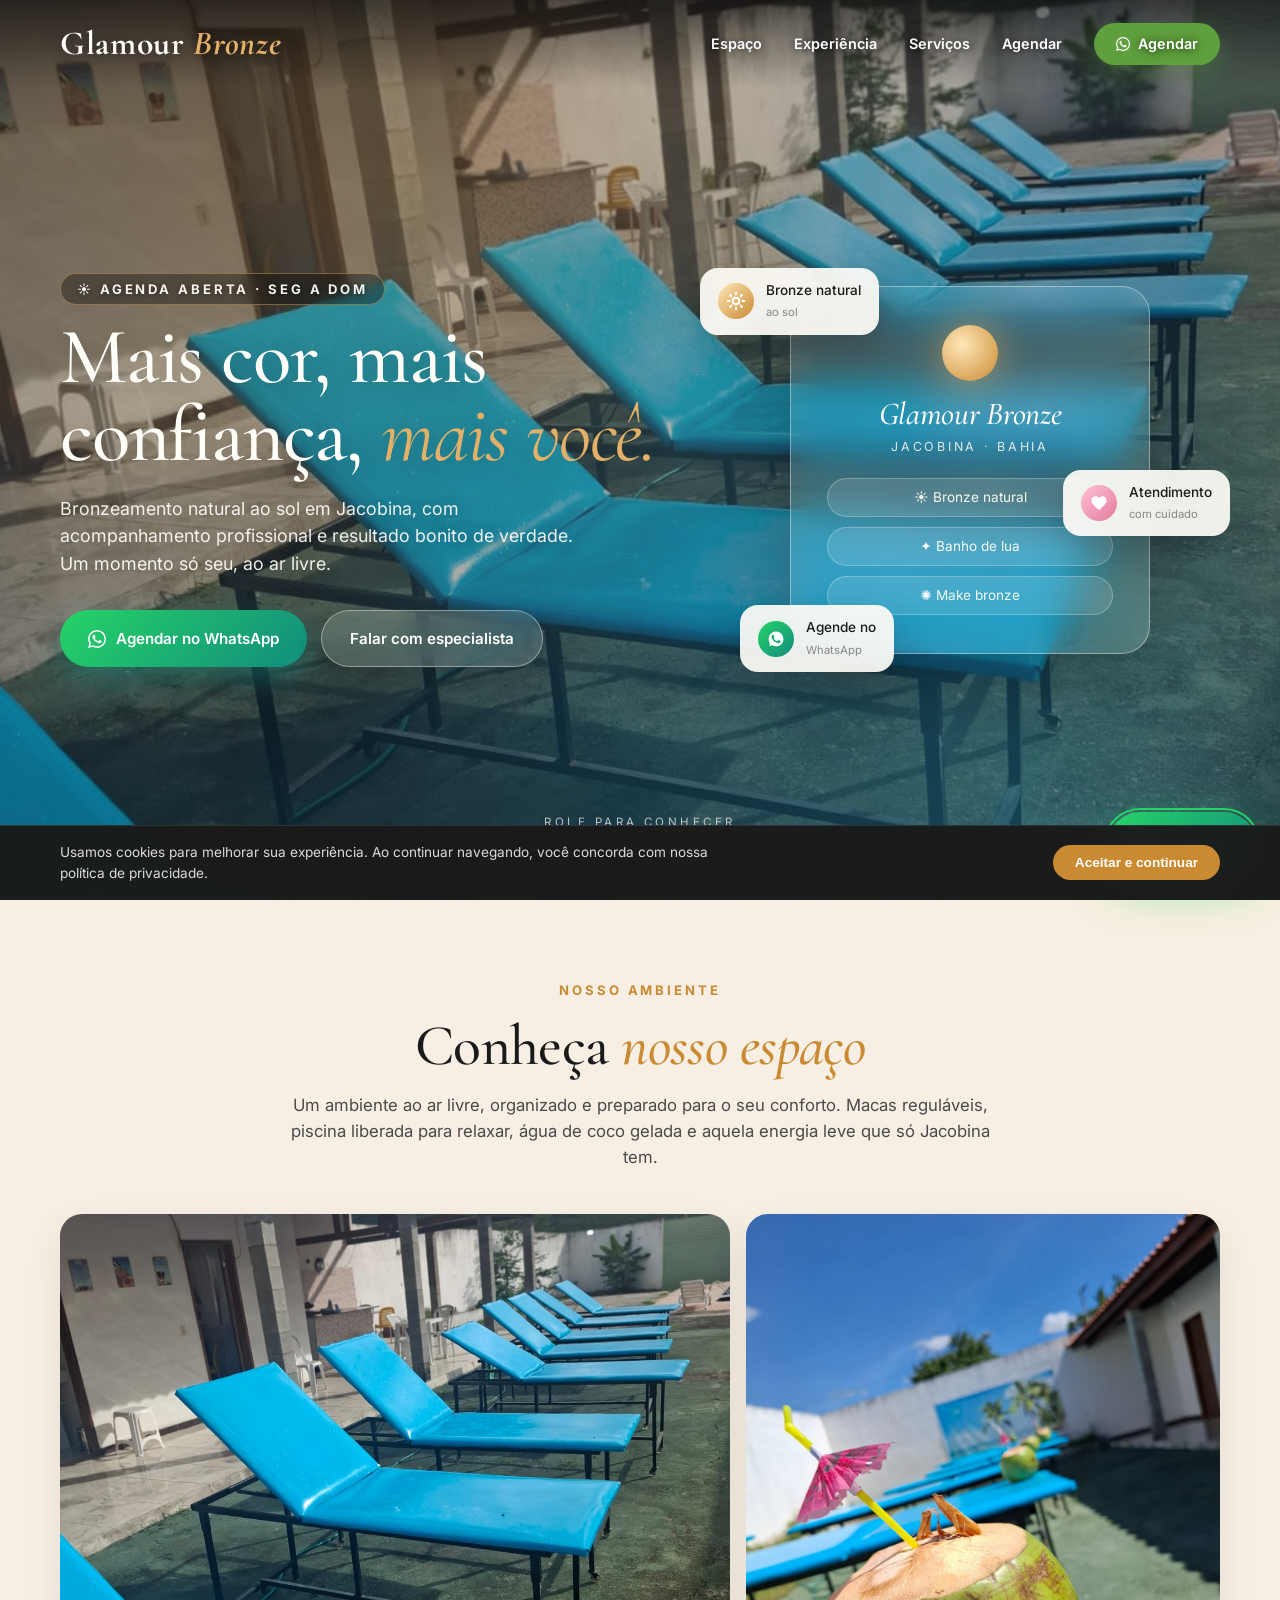
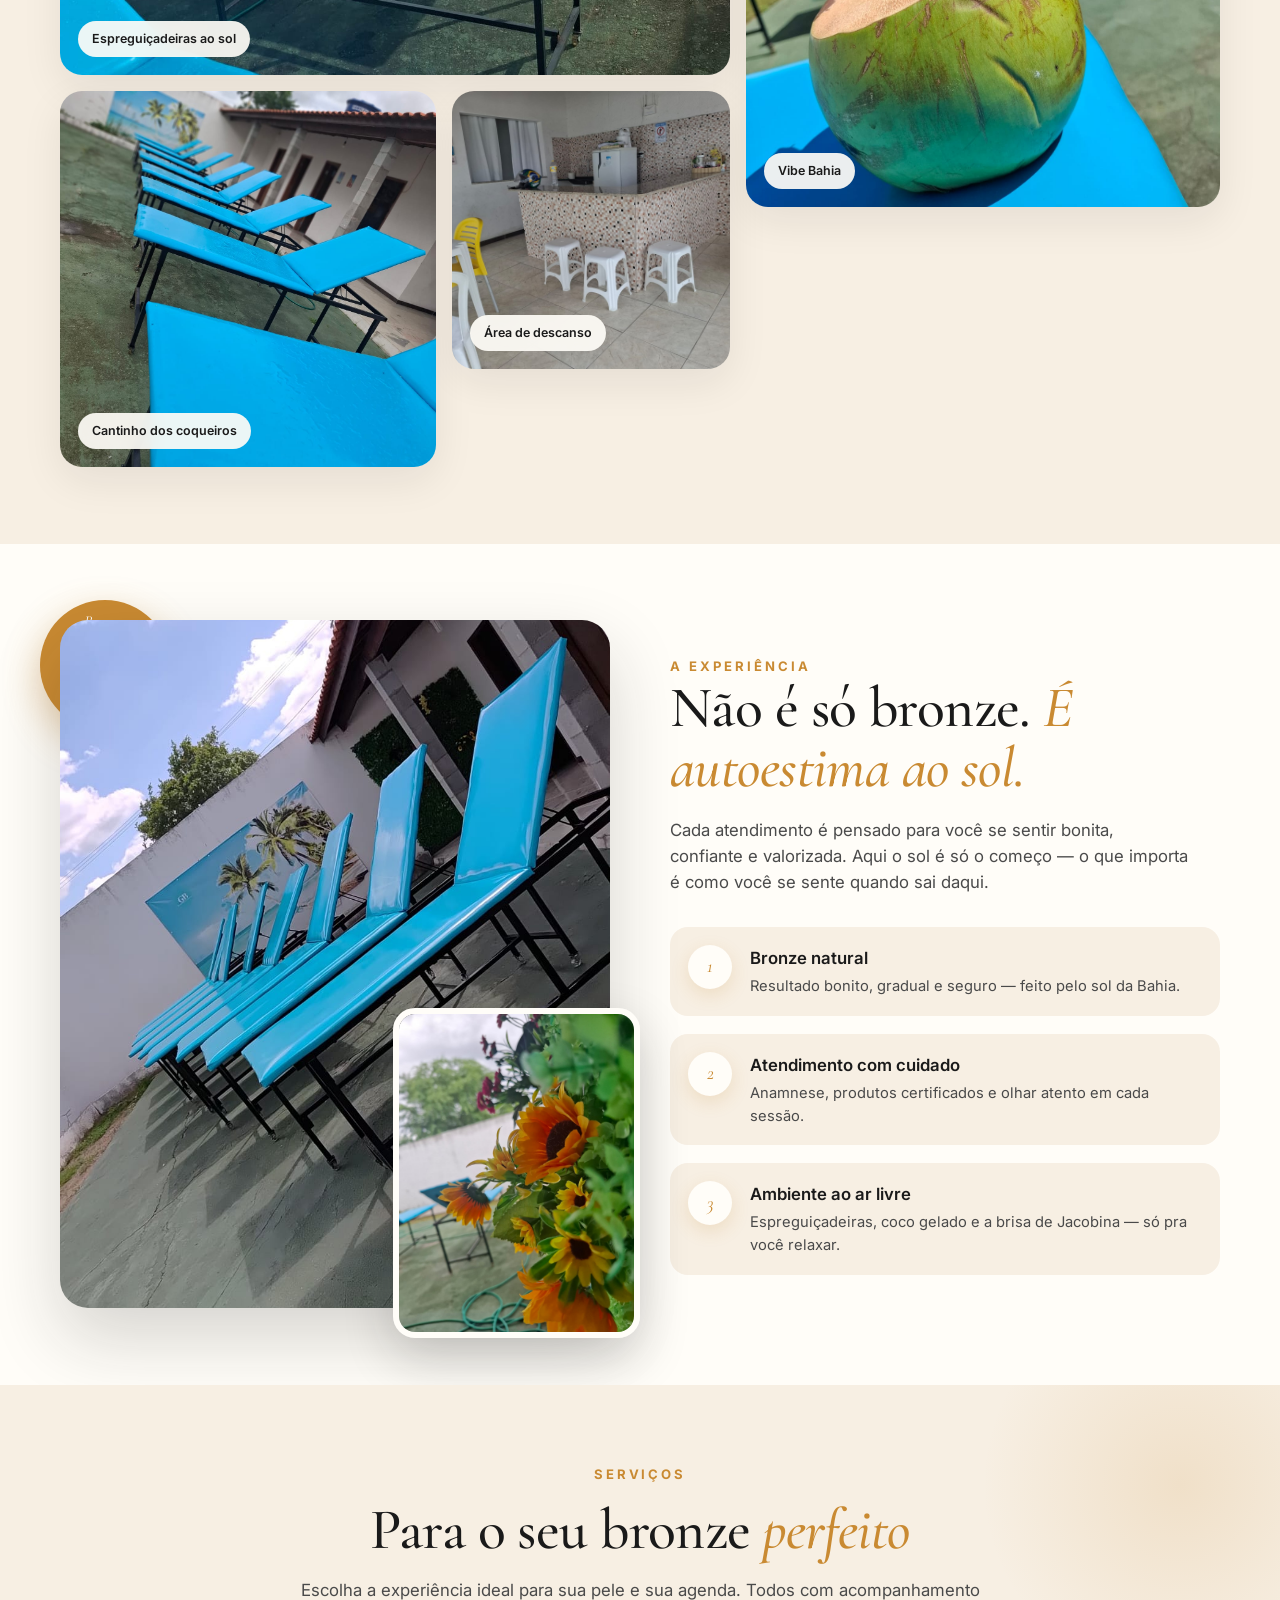
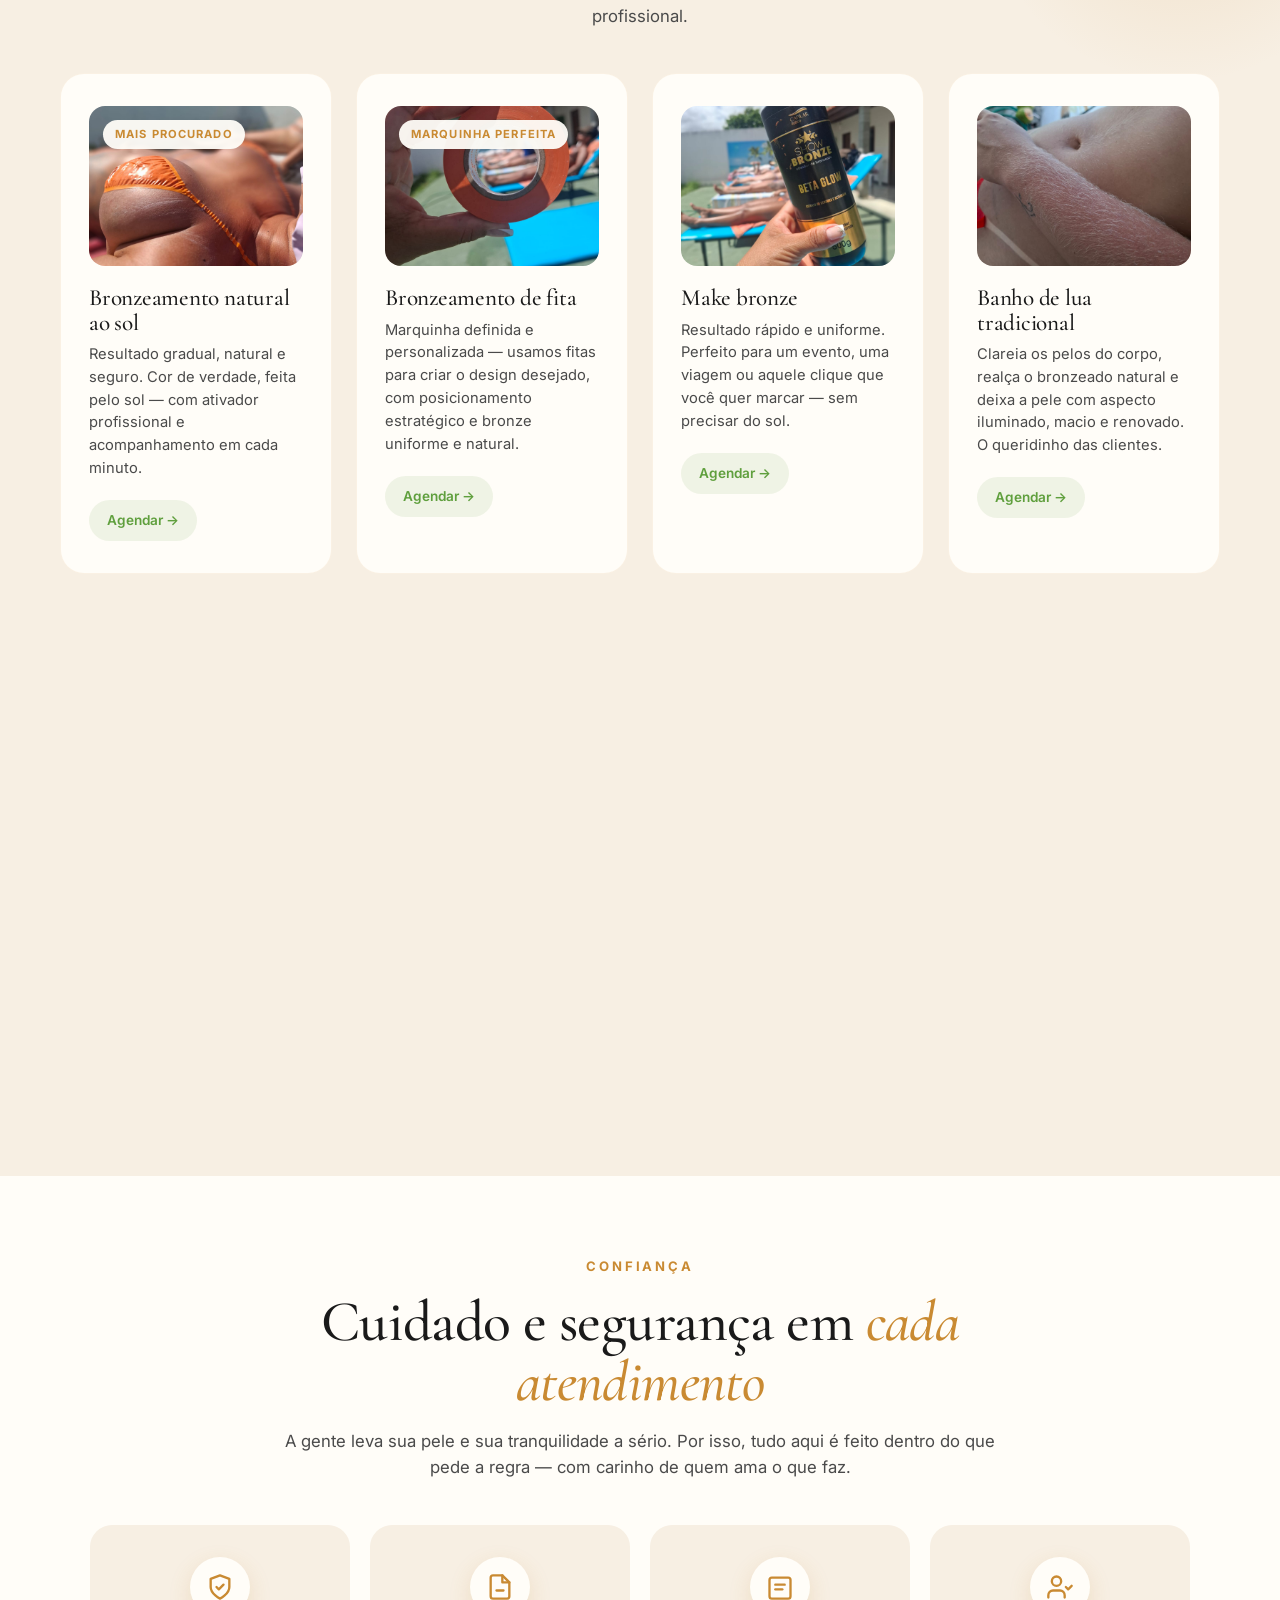
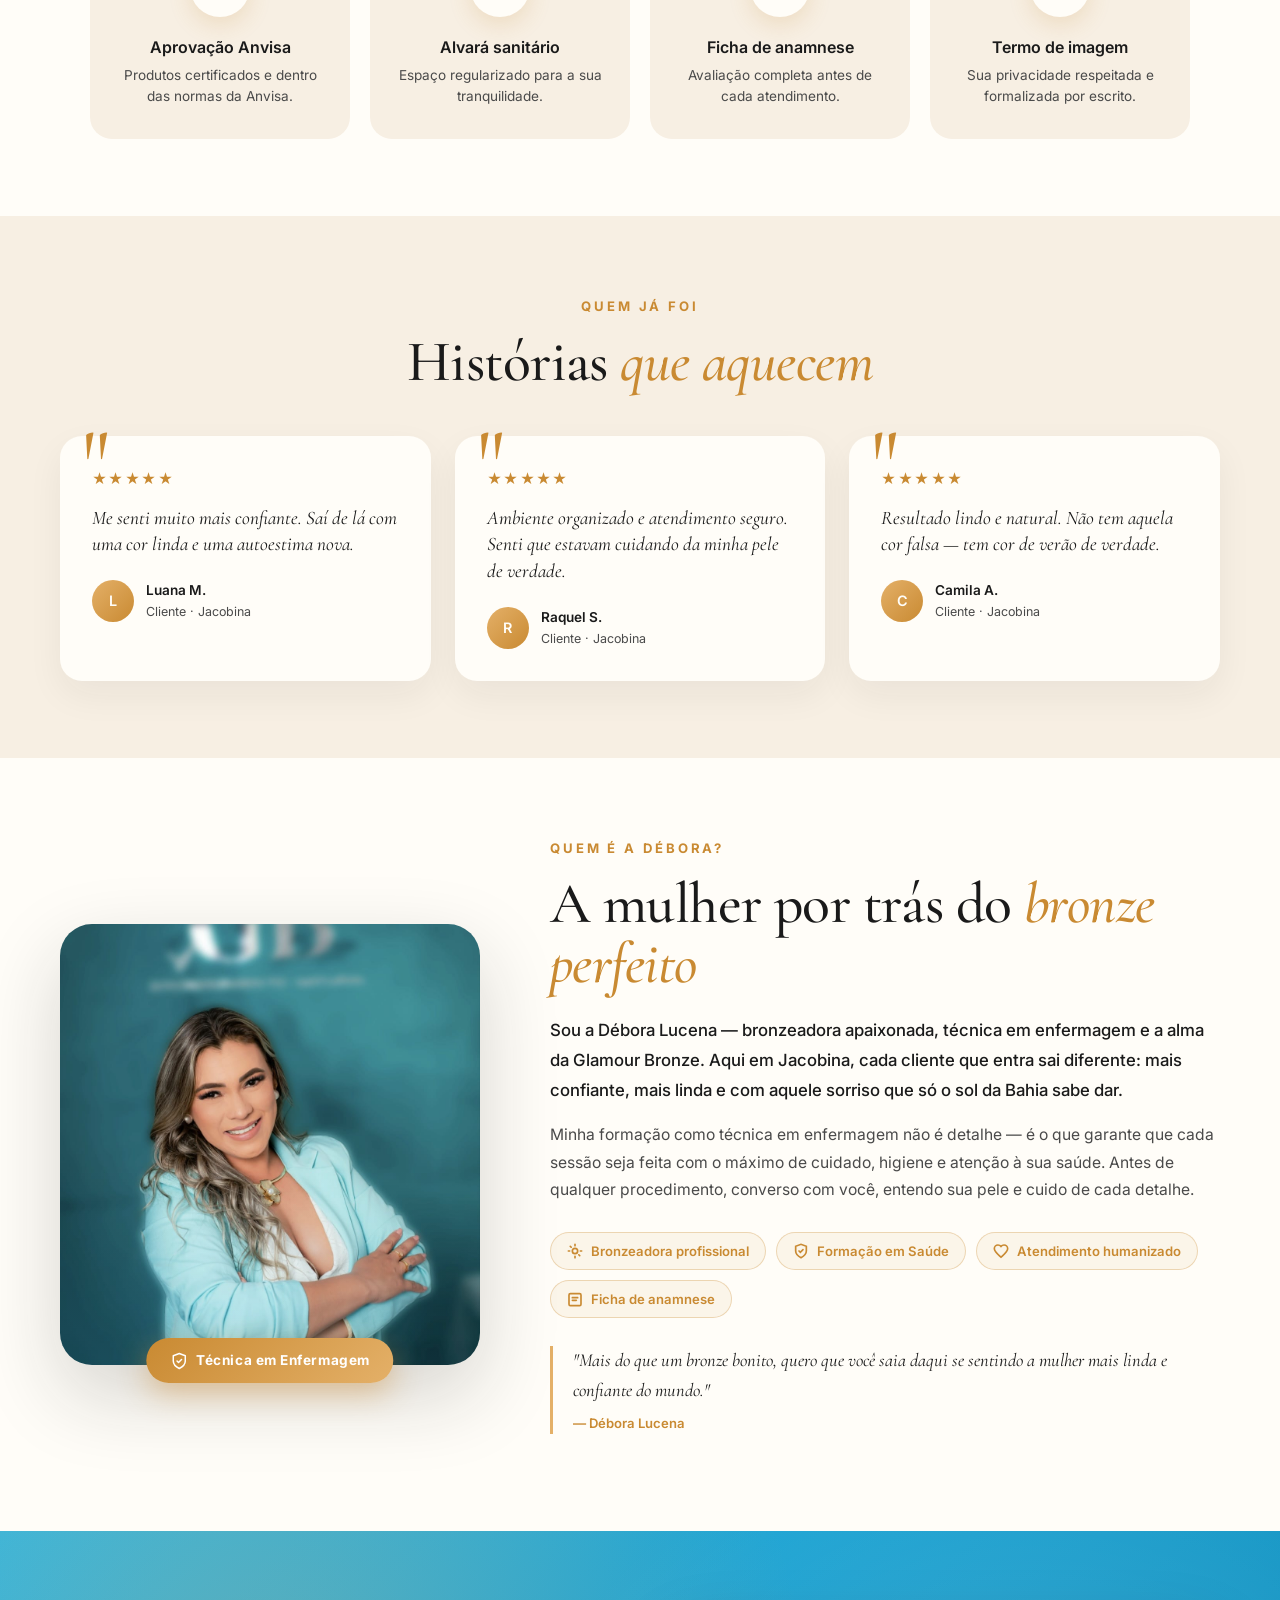
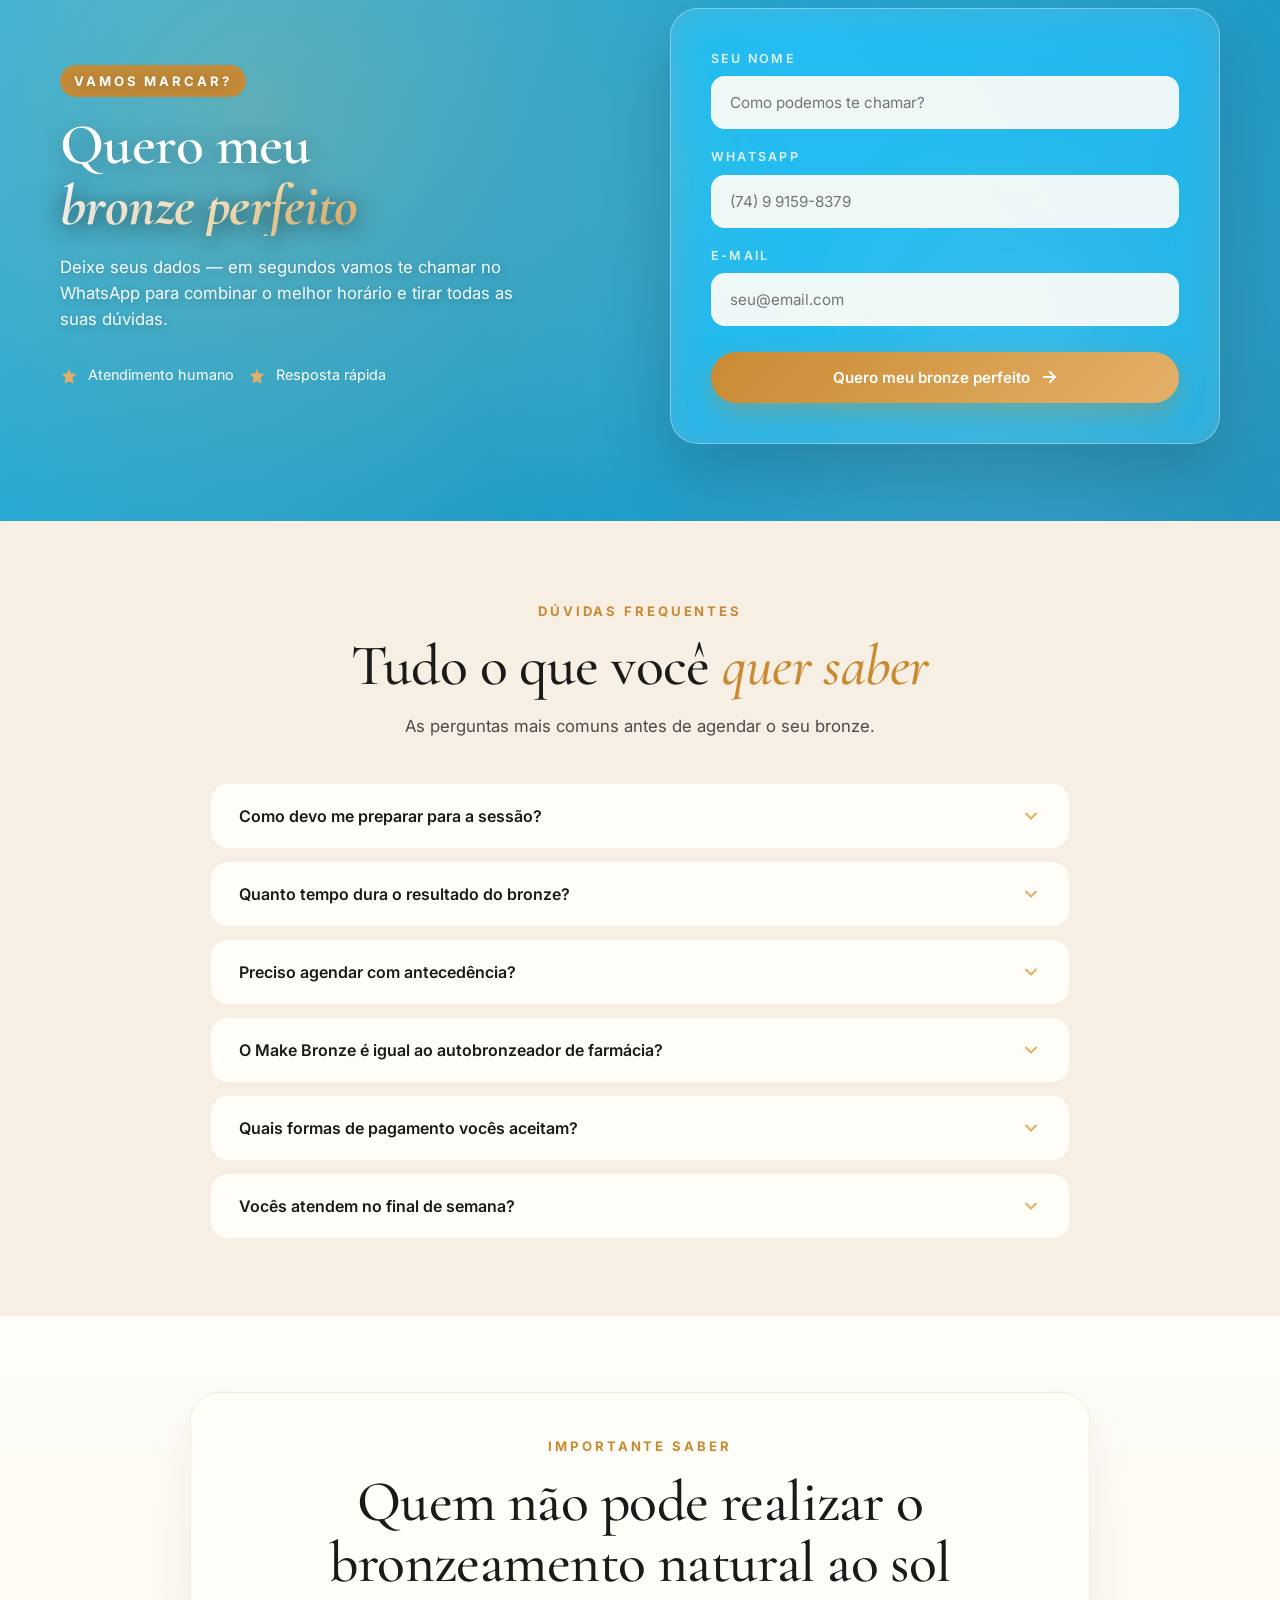
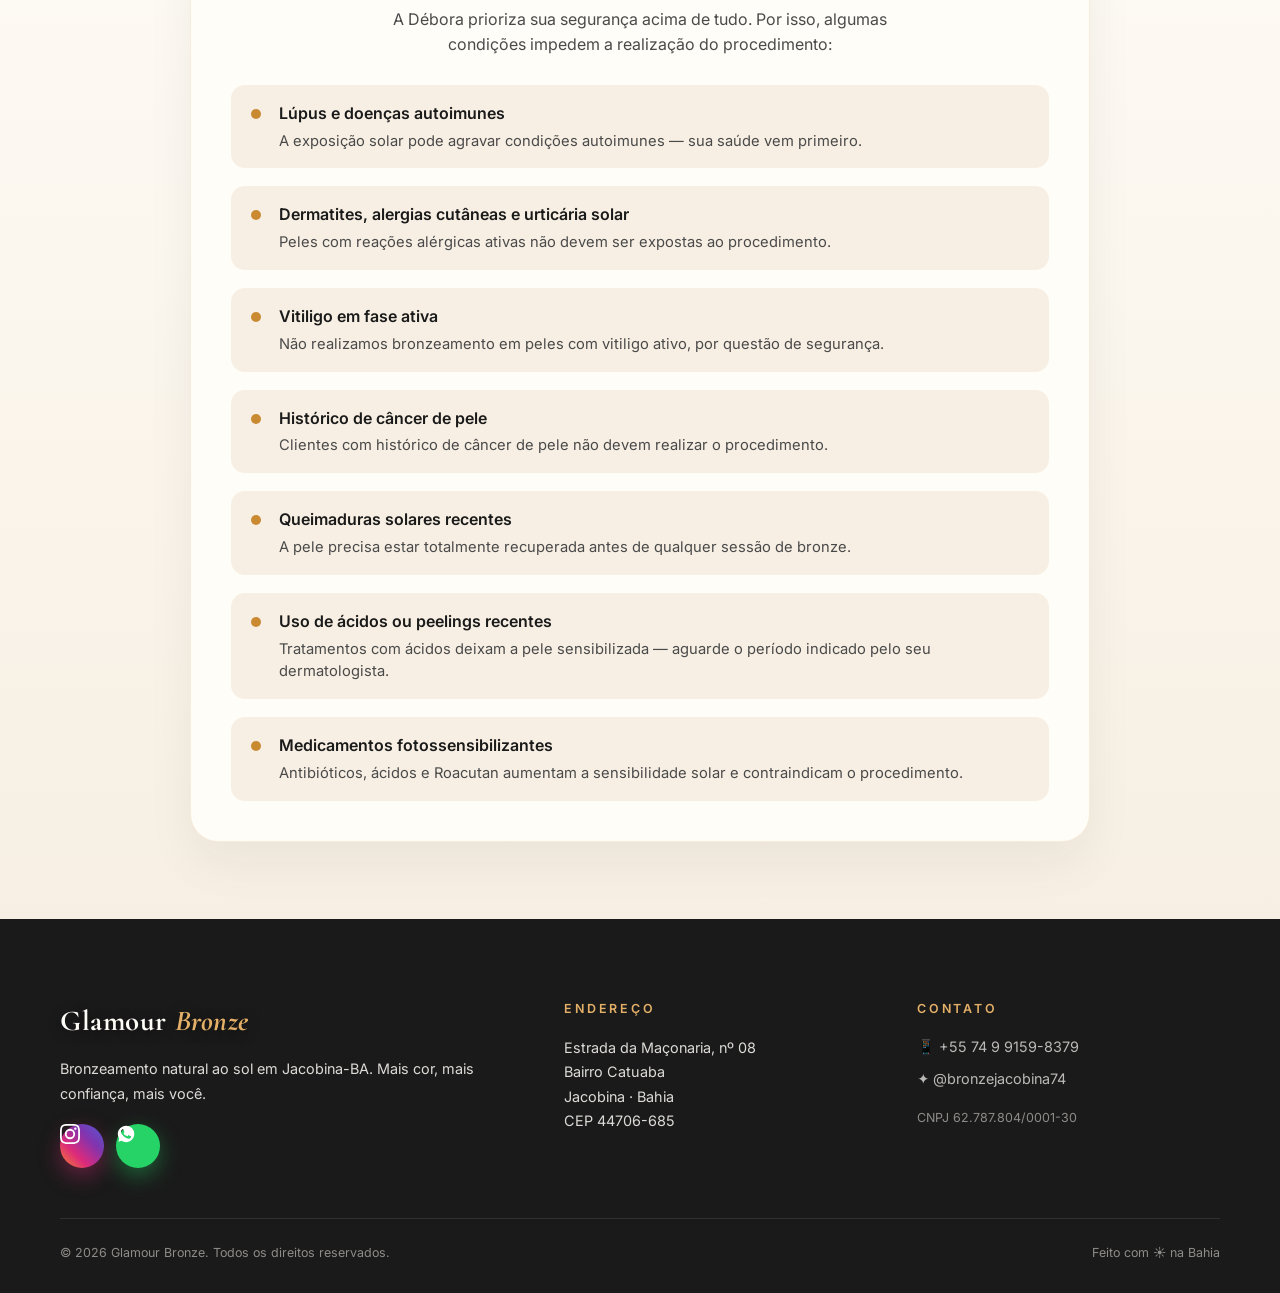
<file: lp-glamour-bronze.html>
<!DOCTYPE html>
<html lang="pt-BR">
<head>
<meta charset="UTF-8" />
<meta name="viewport" content="width=device-width, initial-scale=1" />
<title>Glamour Bronze — Bronzeamento Natural ao Sol em Jacobina-BA</title>
<meta name="description" content="Bronzeamento natural ao sol em Jacobina-BA. Bronze natural, banho de lua, make bronze e peeling corporal. Ambiente ao ar livre, atendimento profissional." />
<meta property="og:title" content="Glamour Bronze — Bronzeamento Natural em Jacobina-BA" />
<meta property="og:description" content="Bronze uniforme, seguro e duradouro em Jacobina-BA. Agende com a Débora pelo WhatsApp — de segunda a domingo." />
<meta property="og:image" content="img/espreguicadeiras-hero.jpeg" />
<meta property="og:type" content="website" />
<meta property="og:locale" content="pt_BR" />
<meta name="twitter:card" content="summary_large_image" />
<meta name="twitter:title" content="Glamour Bronze — Bronzeamento Natural em Jacobina-BA" />
<meta name="twitter:description" content="Bronze uniforme, seguro e duradouro em Jacobina-BA." />
<meta name="twitter:image" content="img/espreguicadeiras-hero.jpeg" />
<link rel="preconnect" href="https://fonts.googleapis.com" />
<link rel="preconnect" href="https://fonts.gstatic.com" crossorigin />
<link href="https://fonts.googleapis.com/css2?family=Cormorant+Garamond:ital,wght@0,400;0,500;0,600;1,400;1,500&family=Inter:wght@400;500;600;700&display=swap" rel="stylesheet" />
<style>
/* Glamour Bronze — Landing Page */
:root {
  --azul: #29B6E6;
  --azul-deep: #0E8AB8;
  --dourado: #C98A32;
  --dourado-soft: #E4B068;
  --verde: #5F9F3D;
  --branco: #FFFDF8;
  --bege: #F7EFE3;
  --bege-deep: #EDE0CB;
  --grafite: #1A1A1A;
  --grafite-soft: #4A4A4A;
}

* { box-sizing: border-box; margin: 0; padding: 0; }
html { scroll-behavior: smooth; }
body {
  font-family: 'Inter', system-ui, sans-serif;
  background: var(--branco);
  color: var(--grafite);
  overflow-x: hidden;
  line-height: 1.55;
  -webkit-font-smoothing: antialiased;
}

h1, h2, h3 { font-family: 'Cormorant Garamond', 'Playfair Display', serif; font-weight: 500; letter-spacing: -0.01em; line-height: 1.05; }
h2 { font-size: clamp(2rem, 4.5vw, 3.6rem); }
h3 { font-size: clamp(1.3rem, 2vw, 1.7rem); }
.eyebrow { text-transform: uppercase; letter-spacing: 0.22em; font-size: 0.82rem; font-weight: 700; color: var(--dourado); display: inline-block; }

img { display: block; max-width: 100%; }
a { color: inherit; text-decoration: none; }

/* ============ NAV ============ */
.nav {
  position: fixed; top: 0; left: 0; right: 0; z-index: 50;
  display: flex; align-items: center; justify-content: space-between;
  padding: 18px clamp(20px, 5vw, 60px);
  transition: all .35s ease;
}
.nav::before {
  content: '';
  position: absolute;
  inset: 0;
  background: linear-gradient(180deg, rgba(0,0,0,0.55) 0%, transparent 100%);
  z-index: -1;
  opacity: 1;
  transition: opacity .35s;
  pointer-events: none;
}
.nav.scrolled::before { opacity: 0; }
.nav.scrolled {
  background: rgba(255, 253, 248, 0.95);
  backdrop-filter: blur(20px) saturate(140%);
  -webkit-backdrop-filter: blur(20px) saturate(140%);
  box-shadow: 0 1px 0 rgba(26,26,26,0.08);
}
.logo {
  font-family: 'Cormorant Garamond', serif;
  font-size: 2.1rem;
  font-weight: 700;
  letter-spacing: 0.02em;
  color: var(--branco);
  text-shadow: 0 2px 12px rgba(0,0,0,0.5);
  transition: color .35s ease, text-shadow .35s ease;
}
.logo .sun { color: var(--dourado-soft); font-style: italic; }
.nav.scrolled .logo { color: var(--grafite); text-shadow: none; }
.nav-links { display: flex; gap: 32px; align-items: center; }
.nav-links a {
  font-size: 0.9rem;
  color: #ffffff;
  font-weight: 600;
  text-shadow: 0 1px 8px rgba(0,0,0,0.7);
  transition: color .25s, text-shadow .25s;
}
.nav.scrolled .nav-links a { color: var(--grafite-soft); text-shadow: none; }
.nav-links a:hover { color: var(--dourado-soft); }
.nav-cta {
  padding: 10px 22px;
  border-radius: 999px;
  background: var(--verde);
  color: white !important;
  font-weight: 600;
  display: inline-flex; align-items: center; gap: 8px;
  box-shadow: 0 8px 22px rgba(95,159,61,0.35);
  transition: transform .25s, box-shadow .25s;
}
.nav-cta:hover { transform: translateY(-2px); box-shadow: 0 12px 30px rgba(95,159,61,0.5); }
@media (max-width: 800px) { .nav-links a:not(.nav-cta) { display: none; } }

/* ============ HERO ============ */
.hero {
  position: relative;
  min-height: 100vh;
  padding: 140px clamp(20px, 5vw, 60px) 100px;
  display: flex; align-items: center;
  overflow: hidden;
  isolation: isolate;
}
.hero-bg {
  position: absolute; inset: 0; z-index: -2;
  background-image: url('img/espreguicadeiras-hero.jpeg');
  background-size: cover; background-position: center;
  transform: scale(1.05);
  animation: kenburns 20s ease-in-out infinite alternate;
}
@keyframes kenburns {
  0% { transform: scale(1.05) translate(0, 0); }
  100% { transform: scale(1.15) translate(-2%, -1%); }
}
.hero-overlay {
  position: absolute; inset: 0; z-index: -1;
  background:
    radial-gradient(ellipse at 30% 20%, rgba(201,138,50,0.25), transparent 55%),
    radial-gradient(ellipse at 80% 90%, rgba(41,182,230,0.30), transparent 55%),
    linear-gradient(180deg, rgba(26,26,26,0.20) 0%, rgba(26,26,26,0.45) 100%);
}
.hero-grid {
  display: grid;
  grid-template-columns: 1.2fr 1fr;
  gap: 60px;
  align-items: center;
  width: 100%;
  max-width: 1320px;
  margin: 0 auto;
}
@media (max-width: 900px) { .hero-grid { grid-template-columns: 1fr; gap: 40px; } }

.hero-text { color: var(--branco); }
.hero-text .eyebrow {
  color: rgba(255,253,248,0.95);
  background: rgba(0,0,0,0.35);
  border: 1px solid rgba(228,176,104,0.45);
  border-radius: 999px;
  padding: 5px 16px;
  text-shadow: 0 1px 6px rgba(0,0,0,0.6);
  backdrop-filter: blur(8px);
  -webkit-backdrop-filter: blur(8px);
}
.hero-text h1 {
  font-family: 'Cormorant Garamond', serif;
  font-size: clamp(2.6rem, 6.2vw, 5.4rem);
  font-weight: 500;
  margin: 14px 0 20px;
  line-height: 0.98;
  letter-spacing: -0.015em;
  text-shadow: 0 4px 30px rgba(0,0,0,0.25);
}
.hero-text h1 em {
  font-style: italic;
  color: var(--dourado-soft);
  font-weight: 400;
}
.hero-text p {
  font-size: clamp(1rem, 1.4vw, 1.18rem);
  max-width: 540px;
  color: rgba(255,253,248,0.92);
  margin-bottom: 32px;
  text-shadow: 0 2px 18px rgba(0,0,0,0.3);
}

.cta-row { display: flex; gap: 14px; flex-wrap: wrap; }
.btn {
  display: inline-flex; align-items: center; gap: 10px;
  padding: 16px 28px;
  border-radius: 999px;
  font-weight: 600;
  font-size: 0.95rem;
  cursor: pointer; border: none;
  transition: transform .25s, box-shadow .25s, background .25s;
  font-family: inherit;
}
.btn-primary {
  background: linear-gradient(135deg, #25D366, #128C7E);
  color: white;
  box-shadow: 0 12px 30px rgba(18,140,126,0.45);
}
.btn-primary:hover { transform: translateY(-2px); box-shadow: 0 18px 40px rgba(18,140,126,0.6); }
.btn-glass {
  background: rgba(255, 253, 248, 0.16);
  backdrop-filter: blur(14px) saturate(140%);
  -webkit-backdrop-filter: blur(14px) saturate(140%);
  color: white;
  border: 1px solid rgba(255,253,248,0.4);
  box-shadow: 0 8px 24px rgba(0,0,0,0.15);
}
.btn-glass:hover { background: rgba(255,253,248,0.25); transform: translateY(-2px); }
.btn-gold {
  background: linear-gradient(135deg, var(--dourado), var(--dourado-soft));
  color: white;
  box-shadow: 0 10px 26px rgba(201,138,50,0.4);
}
.btn-gold:hover { transform: translateY(-2px); box-shadow: 0 14px 34px rgba(201,138,50,0.55); }

/* Glass card hero */
.hero-card-wrap {
  position: relative;
  display: flex; justify-content: center; align-items: center;
  min-height: 480px;
}
.glass-card {
  position: relative;
  background: rgba(255, 253, 248, 0.14);
  backdrop-filter: blur(22px) saturate(150%);
  -webkit-backdrop-filter: blur(22px) saturate(150%);
  border: 1px solid rgba(255,253,248,0.4);
  border-radius: 28px;
  padding: 38px 36px;
  text-align: center;
  color: var(--branco);
  box-shadow: 0 30px 80px rgba(0,0,0,0.25);
  width: 100%;
  max-width: 360px;
  z-index: 2;
}
.glass-card .sun-icon {
  width: 56px; height: 56px;
  margin: 0 auto 16px;
  border-radius: 50%;
  background: radial-gradient(circle at 35% 35%, #FFE7B8, var(--dourado));
  box-shadow: 0 0 40px rgba(228, 176, 104, 0.7);
  animation: pulse 3s ease-in-out infinite;
}
@keyframes pulse {
  0%, 100% { box-shadow: 0 0 40px rgba(228,176,104,0.7); }
  50% { box-shadow: 0 0 60px rgba(228,176,104,1); }
}
.glass-card h3 {
  font-size: 2rem;
  margin-bottom: 6px;
  font-style: italic;
  color: var(--branco);
}
.glass-card .tagline { font-size: 0.78rem; letter-spacing: 0.22em; text-transform: uppercase; color: rgba(255,253,248,0.85); margin-bottom: 22px; }
.glass-card .services-list { display: flex; flex-direction: column; gap: 10px; }
.glass-card .service-pill {
  background: rgba(255,253,248,0.12);
  border: 1px solid rgba(255,253,248,0.25);
  border-radius: 999px;
  padding: 8px 14px;
  font-size: 0.85rem;
  color: rgba(255,253,248,0.95);
}

/* Floating cards */
.floating {
  position: absolute;
  background: rgba(255, 253, 248, 0.92);
  backdrop-filter: blur(14px);
  -webkit-backdrop-filter: blur(14px);
  border-radius: 18px;
  padding: 12px 18px;
  box-shadow: 0 18px 40px rgba(0,0,0,0.18);
  display: flex; align-items: center; gap: 12px;
  font-size: 0.85rem;
  font-weight: 500;
  color: var(--grafite);
  z-index: 3;
  animation: float 6s ease-in-out infinite;
}
.floating .ico {
  width: 36px; height: 36px;
  border-radius: 50%;
  display: grid; place-items: center;
  flex-shrink: 0;
}
.floating .ico.sun { background: linear-gradient(135deg, #FFE7B8, var(--dourado)); }
.floating .ico.heart { background: linear-gradient(135deg, #FFC2D6, #E37B9C); }
.floating .ico.wapp { background: linear-gradient(135deg, #25D366, #128C7E); }

.float-1 { top: 8%; left: -4%; animation-delay: 0s; }
.float-2 { top: 50%; right: -2%; animation-delay: 1.5s; }
.float-3 { bottom: 8%; left: 4%; animation-delay: 3s; }

@media (max-width: 900px) {
  .float-1 { top: 0; left: 5%; }
  .float-2 { top: auto; bottom: 35%; right: 5%; }
  .float-3 { bottom: -10px; left: 8%; }
}

@keyframes float {
  0%, 100% { transform: translateY(0) rotate(-1deg); }
  50% { transform: translateY(-14px) rotate(1deg); }
}

/* Scroll hint */
.scroll-hint {
  position: absolute; bottom: 24px; left: 50%; transform: translateX(-50%);
  color: rgba(255,253,248,0.7);
  font-size: 0.72rem; letter-spacing: 0.3em; text-transform: uppercase;
  display: flex; flex-direction: column; align-items: center; gap: 8px;
  z-index: 2;
}
.scroll-hint::after {
  content: ''; width: 1px; height: 36px; background: rgba(255,253,248,0.5);
  animation: scrollLine 2s ease-in-out infinite;
  transform-origin: top;
}
@keyframes scrollLine { 0%, 100% { transform: scaleY(0.3); } 50% { transform: scaleY(1); } }

/* ============ SECTIONS ============ */
section { padding: clamp(50px, 6vw, 90px) clamp(20px, 5vw, 60px); }
.container { max-width: 1280px; margin: 0 auto; }
.section-head { text-align: center; max-width: 720px; margin: 0 auto 44px; }
.section-head h2 { margin: 14px 0 16px; }
.section-head p { color: var(--grafite-soft); font-size: 1.05rem; }

/* ============ ESPACO GALERIA ============ */
.espaco { background: var(--bege); position: relative; }
.gallery {
  display: grid;
  grid-template-columns: repeat(12, 1fr);
  gap: 16px;
  max-width: 1280px;
  margin: 0 auto;
}
.tile {
  position: relative;
  border-radius: 22px;
  overflow: hidden;
  box-shadow: 0 14px 40px rgba(26,26,26,0.08);
  transition: transform .5s, box-shadow .5s;
}
.tile:hover { transform: translateY(-6px); box-shadow: 0 24px 60px rgba(26,26,26,0.16); }
.tile img { width: 100%; height: 100%; object-fit: cover; transition: transform 1.2s ease; }
.tile:hover img { transform: scale(1.08); }
.tile .label {
  position: absolute; bottom: 18px; left: 18px;
  background: rgba(255,253,248,0.92);
  backdrop-filter: blur(10px);
  padding: 8px 14px;
  border-radius: 999px;
  font-size: 0.78rem;
  font-weight: 600;
  color: var(--grafite);
}
.tile.t1 { grid-column: span 7; aspect-ratio: 16/11; }
.tile.t2 { grid-column: span 5; aspect-ratio: 4/5; grid-row: span 2; }
.tile.t3 { grid-column: span 4; aspect-ratio: 1/1; }
.tile.t4 { grid-column: span 3; aspect-ratio: 1/1; }
@media (max-width: 800px) {
  .tile { grid-column: span 12 !important; aspect-ratio: 4/3 !important; grid-row: auto !important; }
}

/* ============ EXPERIENCIA ============ */
.experiencia { background: var(--branco); }
.exp-grid {
  display: grid;
  grid-template-columns: 1fr 1fr;
  gap: 60px;
  align-items: center;
  max-width: 1280px;
  margin: 0 auto;
}
@media (max-width: 900px) { .exp-grid { grid-template-columns: 1fr; } }

.exp-image-stack { position: relative; aspect-ratio: 4/5; }
.exp-image-stack .img-main {
  position: absolute; inset: 0;
  border-radius: 28px; overflow: hidden;
  box-shadow: 0 30px 70px rgba(26,26,26,0.18);
}
.exp-image-stack .img-main img { width: 100%; height: 100%; object-fit: cover; }
.exp-image-stack .img-acc {
  position: absolute;
  width: 45%; aspect-ratio: 3/4;
  bottom: -30px; right: -30px;
  border-radius: 22px; overflow: hidden;
  box-shadow: 0 20px 50px rgba(26,26,26,0.2);
  border: 6px solid var(--branco);
}
.exp-image-stack .img-acc img { width: 100%; height: 100%; object-fit: cover; }
.exp-image-stack .badge-float {
  position: absolute; top: -20px; left: -20px;
  background: var(--dourado);
  color: var(--branco);
  border-radius: 50%;
  width: 130px; height: 130px;
  display: grid; place-items: center;
  font-family: 'Cormorant Garamond', serif;
  font-style: italic;
  font-size: 1.05rem;
  text-align: center;
  line-height: 1.1;
  box-shadow: 0 14px 36px rgba(201,138,50,0.4);
  animation: rotate 30s linear infinite;
}
@keyframes rotate { to { transform: rotate(360deg); } }
.exp-image-stack .badge-float span { display: block; }

.exp-text h2 em { font-style: italic; color: var(--dourado); }
.exp-text p { color: var(--grafite-soft); font-size: 1.05rem; margin: 18px 0 32px; max-width: 520px; }
.exp-features { display: flex; flex-direction: column; gap: 18px; }
.exp-feat {
  display: flex; gap: 18px; align-items: flex-start;
  padding: 18px;
  border-radius: 18px;
  background: var(--bege);
  transition: transform .3s, background .3s;
}
.exp-feat:hover { transform: translateX(8px); background: var(--bege-deep); }
.exp-feat .num {
  flex-shrink: 0;
  width: 44px; height: 44px;
  border-radius: 50%;
  background: var(--branco);
  display: grid; place-items: center;
  font-family: 'Cormorant Garamond', serif;
  font-style: italic;
  font-size: 1.2rem;
  color: var(--dourado);
  box-shadow: 0 6px 18px rgba(201,138,50,0.18);
}
.exp-feat h4 { font-size: 1.05rem; margin-bottom: 4px; font-weight: 600; }
.exp-feat p { font-size: 0.92rem; margin: 0; }

/* ============ SERVICOS ============ */
.servicos { background: var(--bege); position: relative; overflow: hidden; }
.servicos::before {
  content: ''; position: absolute; top: -100px; right: -100px;
  width: 400px; height: 400px;
  background: radial-gradient(circle, rgba(201,138,50,0.15), transparent 70%);
  pointer-events: none;
}
.serv-grid {
  display: grid;
  grid-template-columns: repeat(4, 1fr);
  gap: 24px;
  max-width: 1280px;
  margin: 0 auto;
}
@media (max-width: 1024px) { .serv-grid { grid-template-columns: repeat(2, 1fr); gap: 16px; } }
@media (max-width: 1024px) { .serv-card { padding: 20px 16px; border-radius: 18px; } .serv-card h3 { font-size: 1.15rem; } }
@media (max-width: 420px) { .serv-grid { grid-template-columns: 1fr; } }
.serv-card {
  background: var(--branco);
  border-radius: 24px;
  padding: 32px 28px;
  position: relative;
  overflow: hidden;
  transition: transform .35s, box-shadow .35s;
  border: 1px solid rgba(201,138,50,0.1);
}
.serv-card:hover { transform: translateY(-8px); box-shadow: 0 30px 60px rgba(26,26,26,0.12); }
.serv-card .serv-img {
  width: 100%; aspect-ratio: 4/3;
  border-radius: 16px;
  overflow: hidden;
  margin-bottom: 20px;
  position: relative;
}
.serv-card .serv-img img { width: 100%; height: 100%; object-fit: cover; transition: transform 1s; }
.serv-card:hover .serv-img img { transform: scale(1.1); }
.serv-card .badge {
  position: absolute; top: 14px; left: 14px;
  background: rgba(255,253,248,0.95);
  padding: 6px 12px;
  border-radius: 999px;
  font-size: 0.7rem;
  font-weight: 700;
  letter-spacing: 0.1em;
  text-transform: uppercase;
  color: var(--dourado);
}
.serv-card h3 { font-size: 1.45rem; margin-bottom: 8px; }
.serv-card p { color: var(--grafite-soft); font-size: 0.92rem; margin-bottom: 20px; }
.serv-card .agendar {
  display: inline-flex; align-items: center; gap: 8px;
  font-weight: 600; font-size: 0.85rem;
  color: var(--verde);
  padding: 10px 18px;
  border-radius: 999px;
  background: rgba(95,159,61,0.1);
  transition: gap .25s, background .25s;
}
.serv-card .agendar:hover { gap: 14px; background: rgba(95,159,61,0.18); }

/* ============ SEGURANCA ============ */
.seguranca { background: var(--branco); }
.seg-grid {
  display: grid;
  grid-template-columns: repeat(auto-fit, minmax(220px, 1fr));
  gap: 20px;
  max-width: 1100px;
  margin: 0 auto;
}
.seg-card {
  text-align: center;
  padding: 32px 22px;
  border-radius: 22px;
  background: var(--bege);
  transition: transform .3s;
}
.seg-card:hover { transform: translateY(-6px); }
.seg-icon {
  width: 60px; height: 60px;
  margin: 0 auto 18px;
  border-radius: 50%;
  background: var(--branco);
  display: grid; place-items: center;
  color: var(--dourado);
  box-shadow: 0 8px 22px rgba(201,138,50,0.18);
}
.seg-icon svg { width: 28px; height: 28px; }
.seg-card h4 { font-size: 1rem; margin-bottom: 6px; font-weight: 600; }
.seg-card p { font-size: 0.85rem; color: var(--grafite-soft); }

/* ============ RESTRICOES ============ */
.restricoes { background: linear-gradient(180deg, var(--branco) 0%, var(--bege) 100%); }
.restr-card {
  max-width: 900px;
  margin: 0 auto;
  background: var(--branco);
  border-radius: 28px;
  padding: 40px;
  box-shadow: 0 20px 50px rgba(26,26,26,0.06);
  border: 1px solid rgba(201,138,50,0.15);
}
.restr-list { display: flex; flex-direction: column; gap: 18px; margin-top: 28px; }
.restr-item {
  display: flex; gap: 18px; padding: 16px 20px;
  background: var(--bege);
  border-radius: 14px;
  align-items: flex-start;
}
.restr-item .dot {
  flex-shrink: 0;
  width: 10px; height: 10px;
  border-radius: 50%;
  background: var(--dourado);
  margin-top: 8px;
}
.restr-item h4 { font-size: 1rem; margin-bottom: 4px; font-weight: 600; }
.restr-item p { font-size: 0.92rem; color: var(--grafite-soft); margin: 0; }

/* ============ DEPOIMENTOS ============ */
.depoimentos { background: var(--bege); }
.dep-grid {
  display: grid;
  grid-template-columns: repeat(auto-fit, minmax(280px, 1fr));
  gap: 24px;
  max-width: 1280px;
  margin: 0 auto;
}
.dep-card {
  background: var(--branco);
  border-radius: 22px;
  padding: 32px;
  position: relative;
  box-shadow: 0 14px 36px rgba(26,26,26,0.06);
}
.dep-card::before {
  content: '"';
  position: absolute;
  top: -20px; left: 22px;
  font-family: 'Cormorant Garamond', serif;
  font-size: 6rem;
  color: var(--dourado);
  line-height: 1;
}
.dep-card .stars { color: var(--dourado); margin-bottom: 14px; font-size: 0.9rem; letter-spacing: 0.1em; }
.dep-card .quote { font-family: 'Cormorant Garamond', serif; font-style: italic; font-size: 1.2rem; line-height: 1.4; margin-bottom: 22px; color: var(--grafite); }
.dep-card .author { display: flex; align-items: center; gap: 12px; }
.dep-card .avatar {
  width: 42px; height: 42px;
  border-radius: 50%;
  background: linear-gradient(135deg, var(--dourado-soft), var(--dourado));
  display: grid; place-items: center;
  color: var(--branco);
  font-weight: 600;
  font-size: 0.9rem;
}
.dep-card .author-info { font-size: 0.85rem; }
.dep-card .author-info strong { display: block; font-weight: 600; }
.dep-card .author-info span { color: var(--grafite-soft); font-size: 0.78rem; }

/* ============ FORMULARIO ============ */
.form-section {
  background: linear-gradient(135deg, var(--azul) 0%, var(--azul-deep) 100%);
  position: relative;
  overflow: hidden;
  color: var(--branco);
}
.form-section::before {
  content: ''; position: absolute; inset: 0;
  background:
    radial-gradient(circle at 20% 30%, rgba(228,176,104,0.3), transparent 50%),
    radial-gradient(circle at 80% 70%, rgba(255,253,248,0.18), transparent 50%);
  pointer-events: none;
}
.form-grid {
  display: grid;
  grid-template-columns: 1fr 1fr;
  gap: 60px;
  align-items: center;
  max-width: 1180px;
  margin: 0 auto;
  position: relative;
  z-index: 1;
}
@media (max-width: 900px) { .form-grid { grid-template-columns: 1fr; } }
.form-text .eyebrow {
  color: #FFFFFF;
  font-size: 0.82rem;
  letter-spacing: 0.22em;
  font-weight: 700;
  text-shadow: 0 2px 12px rgba(0,0,0,0.25);
  display: inline-block;
  padding: 6px 14px;
  background: rgba(201,138,50,0.95);
  border-radius: 999px;
}
.form-text h2 {
  color: #FFFFFF;
  margin: 18px 0 18px;
  font-weight: 600;
  text-shadow: 0 3px 22px rgba(0,0,0,0.28);
}
.form-text h2 em {
  font-style: italic;
  color: #FFFFFF !important;
  font-weight: 700;
  background: linear-gradient(135deg, #FFFFFF 0%, #FFE7B8 60%, #E4B068 100%);
  -webkit-background-clip: text;
  background-clip: text;
  -webkit-text-fill-color: transparent;
  text-shadow: 0 4px 30px rgba(0,0,0,0.35);
  filter: drop-shadow(0 2px 10px rgba(0,0,0,0.35));
  display: inline-block;
}
.form-text p { color: rgba(255,255,255,0.96); font-size: 1.05rem; max-width: 480px; text-shadow: 0 2px 10px rgba(0,0,0,0.2); }
@media (max-width: 600px) {
  .form-text h2 { font-size: 2.4rem; line-height: 1.05; }
  .form-text .eyebrow { font-size: 0.75rem; }
}

.form-card {
  background: rgba(255,253,248,0.14);
  backdrop-filter: blur(22px) saturate(150%);
  -webkit-backdrop-filter: blur(22px) saturate(150%);
  border: 1px solid rgba(255,253,248,0.35);
  border-radius: 28px;
  padding: 40px;
  box-shadow: 0 30px 70px rgba(0,0,0,0.18);
}
.form-card .field { margin-bottom: 18px; }
.form-card label {
  display: block;
  font-size: 0.78rem;
  text-transform: uppercase;
  letter-spacing: 0.18em;
  margin-bottom: 8px;
  color: rgba(255,253,248,0.85);
  font-weight: 600;
}
.form-card input {
  width: 100%;
  padding: 16px 18px;
  background: rgba(255,253,248,0.92);
  border: 1px solid rgba(255,253,248,0.5);
  border-radius: 14px;
  font-size: 0.95rem;
  font-family: inherit;
  color: var(--grafite);
  transition: all .25s;
}
.form-card input:focus {
  outline: none;
  background: var(--branco);
  border-color: var(--dourado-soft);
  box-shadow: 0 0 0 4px rgba(228,176,104,0.25);
}
.form-card .btn { width: 100%; justify-content: center; margin-top: 8px; }

/* ============ FOOTER ============ */
.footer {
  background: var(--grafite);
  color: rgba(255,253,248,0.85);
  padding: 80px clamp(20px, 5vw, 60px) 30px;
}
.footer-grid {
  max-width: 1280px;
  margin: 0 auto;
  display: grid;
  grid-template-columns: 1.5fr 1fr 1fr;
  gap: 50px;
  margin-bottom: 50px;
}
@media (max-width: 800px) { .footer-grid { grid-template-columns: 1fr; gap: 36px; } }
.footer .logo { color: var(--branco); font-size: 1.8rem; margin-bottom: 14px; display: inline-block; }
.footer p { font-size: 0.9rem; line-height: 1.7; }
.footer h5 {
  font-size: 0.78rem;
  text-transform: uppercase;
  letter-spacing: 0.22em;
  color: var(--dourado-soft);
  margin-bottom: 18px;
  font-weight: 600;
}
.footer a { display: block; color: rgba(255,253,248,0.7); font-size: 0.9rem; margin-bottom: 10px; transition: color .2s; }
.footer a:hover { color: var(--dourado-soft); }
.footer-social { display: flex; gap: 12px; margin-top: 18px; }
.social-btn {
  width: 44px; height: 44px;
  border-radius: 50%;
  display: grid; place-items: center;
  transition: transform .25s, box-shadow .25s;
  color: white !important;
  margin-bottom: 0 !important;
}
.social-btn:hover { transform: translateY(-3px); }
.social-btn.ig {
  background: linear-gradient(45deg, #F58529, #DD2A7B, #8134AF, #515BD4);
  box-shadow: 0 8px 22px rgba(221,42,123,0.4);
}
.social-btn.ig:hover { box-shadow: 0 14px 30px rgba(221,42,123,0.55); }
.social-btn.wa { background: #25D366; box-shadow: 0 8px 22px rgba(37,211,102,0.4); }
.social-btn.wa:hover { box-shadow: 0 14px 30px rgba(37,211,102,0.55); }
.footer-bottom {
  border-top: 1px solid rgba(255,253,248,0.1);
  padding-top: 24px;
  max-width: 1280px;
  margin: 0 auto;
  display: flex; justify-content: space-between; flex-wrap: wrap; gap: 14px;
  font-size: 0.78rem;
  color: rgba(255,253,248,0.5);
}

/* ============ FAB WHATSAPP ============ */
.fab {
  position: fixed; bottom: 24px; right: 24px;
  z-index: 100;
  display: flex; align-items: center; gap: 12px;
  padding: 14px 22px 14px 16px;
  background: linear-gradient(135deg, #25D366, #128C7E);
  color: white;
  border-radius: 999px;
  box-shadow: 0 14px 40px rgba(37,211,102,0.5);
  font-weight: 600;
  font-size: 0.95rem;
  cursor: pointer;
  animation: fabPulse 2.5s ease-in-out infinite;
  transition: transform .25s;
}
.fab:hover { transform: translateY(-3px) scale(1.03); }
.fab .fab-ico {
  width: 36px; height: 36px;
  border-radius: 50%;
  background: rgba(255,255,255,0.22);
  display: grid; place-items: center;
}
.fab::before {
  content: ''; position: absolute; inset: -4px;
  border-radius: 999px;
  border: 2px solid #25D366;
  animation: fabRing 2s ease-out infinite;
  pointer-events: none;
}
@keyframes fabPulse {
  0%, 100% { box-shadow: 0 14px 40px rgba(37,211,102,0.5); }
  50% { box-shadow: 0 18px 50px rgba(37,211,102,0.8); }
}
@keyframes fabRing {
  0% { opacity: 1; transform: scale(1); }
  100% { opacity: 0; transform: scale(1.4); }
}
@media (max-width: 600px) {
  .fab .fab-text { display: none; }
  .fab { padding: 14px; }
}

/* ============ REVEAL ON SCROLL ============ */
.reveal { opacity: 0; transform: translateY(30px); transition: opacity .8s ease, transform .8s ease; }
.reveal.in { opacity: 1; transform: none; }

/* ============ SOBRE A DEBORA ============ */
.debora { background: var(--branco); }
.deb-grid {
  display: grid;
  grid-template-columns: 420px 1fr;
  gap: 70px;
  align-items: center;
  max-width: 1280px;
  margin: 0 auto;
}
@media (max-width: 960px) { .deb-grid { grid-template-columns: 1fr; gap: 40px; } }

.deb-img-wrap { position: relative; }
.deb-img-frame {
  border-radius: 32px;
  overflow: hidden;
  box-shadow: 0 30px 80px rgba(26,26,26,0.18);
  aspect-ratio: 1 / 1.05;
  position: relative;
}
.deb-img-frame::before {
  content: '';
  position: absolute; inset: 0; z-index: 1;
  background: linear-gradient(180deg, transparent 55%, rgba(41,182,230,0.12) 100%);
}
.deb-img-frame img {
  width: 100%; height: 100%;
  object-fit: cover; object-position: top center;
}
.deb-badge {
  position: absolute;
  bottom: -18px; left: 50%; transform: translateX(-50%);
  background: linear-gradient(135deg, var(--dourado), var(--dourado-soft));
  color: white;
  padding: 12px 24px;
  border-radius: 999px;
  font-size: 0.85rem;
  font-weight: 700;
  white-space: nowrap;
  display: flex; align-items: center; gap: 8px;
  box-shadow: 0 10px 30px rgba(201,138,50,0.45);
  letter-spacing: 0.04em;
  z-index: 2;
}

.deb-text { padding-bottom: 20px; }
.deb-text h2 { margin: 14px 0 20px; }
.deb-text h2 em { font-style: italic; color: var(--dourado); }
.deb-intro {
  font-family: 'Inter', sans-serif;
  font-style: normal;
  font-size: 1.05rem;
  font-weight: 500;
  line-height: 1.8;
  color: var(--grafite);
  margin-bottom: 16px;
}

.deb-pills {
  display: flex; flex-wrap: wrap; gap: 10px;
  margin-bottom: 28px;
}
.deb-pill {
  display: inline-flex; align-items: center; gap: 8px;
  padding: 8px 16px;
  border-radius: 999px;
  border: 1px solid rgba(201,138,50,0.3);
  background: rgba(201,138,50,0.07);
  color: var(--dourado);
  font-size: 0.82rem;
  font-weight: 600;
}

.deb-quote {
  border-left: 3px solid var(--dourado-soft);
  padding-left: 20px;
  margin-top: 8px;
  font-family: 'Cormorant Garamond', serif;
  font-style: italic;
  font-size: 1.15rem;
  color: var(--grafite);
  line-height: 1.6;
}
.deb-quote cite {
  display: block;
  font-size: 0.82rem;
  font-style: normal;
  color: var(--dourado);
  font-weight: 600;
  margin-top: 8px;
  font-family: 'Inter', sans-serif;
}

/* ============ HAMBURGER MENU ============ */
.nav-hamburger {
  display: none;
  flex-direction: column;
  justify-content: center;
  gap: 5px;
  background: none;
  border: none;
  cursor: pointer;
  padding: 8px;
  order: 3;
  z-index: 60;
}
.nav-hamburger span {
  display: block;
  width: 24px;
  height: 2px;
  background: var(--branco);
  border-radius: 2px;
  transition: all .3s ease;
  transform-origin: center;
}
.nav.scrolled .nav-hamburger span { background: var(--grafite); }
.nav-hamburger.open span:nth-child(1) { transform: translateY(7px) rotate(45deg); }
.nav-hamburger.open span:nth-child(2) { opacity: 0; transform: scaleX(0); }
.nav-hamburger.open span:nth-child(3) { transform: translateY(-7px) rotate(-45deg); }

@media (max-width: 800px) {
  .nav-hamburger { display: flex; }
  .nav-links {
    display: none;
    position: fixed;
    top: 0; left: 0; right: 0; bottom: 0;
    background: rgba(255,253,248,0.97);
    backdrop-filter: blur(20px);
    flex-direction: column;
    align-items: center;
    justify-content: center;
    gap: 36px;
    z-index: 50;
  }
  .nav-links.open { display: flex; }
  .nav-links a:not(.nav-cta) {
    display: block !important;
    font-size: 1.6rem;
    font-family: 'Cormorant Garamond', serif;
    color: var(--grafite) !important;
    font-weight: 500;
  }
  .nav-links .nav-cta { font-size: 1rem; padding: 14px 36px; }
  .nav-hamburger { z-index: 65; }
}

/* ============ FAQ ============ */
.faq-section { background: var(--bege); }
.faq-list {
  max-width: 860px;
  margin: 0 auto;
  display: flex;
  flex-direction: column;
  gap: 12px;
}
.faq-item {
  background: var(--branco);
  border-radius: 18px;
  border: 1px solid rgba(201,138,50,0.12);
  overflow: hidden;
  transition: box-shadow .3s;
}
.faq-item:hover { box-shadow: 0 8px 28px rgba(26,26,26,0.08); }
.faq-item.open { border-color: rgba(201,138,50,0.35); }
.faq-question {
  width: 100%;
  display: flex;
  align-items: center;
  justify-content: space-between;
  gap: 16px;
  padding: 22px 28px;
  background: none;
  border: none;
  cursor: pointer;
  font-family: 'Inter', sans-serif;
  font-size: 1rem;
  font-weight: 600;
  color: var(--grafite);
  text-align: left;
  transition: color .25s;
}
.faq-question:hover { color: var(--dourado); }
.faq-item.open .faq-question { color: var(--dourado); }
.faq-arrow {
  flex-shrink: 0;
  color: var(--dourado-soft);
  transition: transform .35s ease;
}
.faq-item.open .faq-arrow { transform: rotate(180deg); }
.faq-answer {
  max-height: 0;
  overflow: hidden;
  transition: max-height .4s ease, padding .3s ease;
  padding: 0 28px;
}
.faq-item.open .faq-answer {
  max-height: 300px;
  padding: 0 28px 22px;
}
.faq-answer p {
  font-size: 0.97rem;
  color: var(--grafite-soft);
  line-height: 1.75;
  border-top: 1px solid var(--bege-deep);
  padding-top: 16px;
}

/* ============ FORM SUCCESS ============ */
.form-success {
  text-align: center;
  font-size: 0.95rem;
  color: #2d7a4f;
  background: rgba(45,122,79,0.1);
  padding: 14px 18px;
  border-radius: 14px;
  margin-top: 8px;
}

/* ============ MOBILE FIXES ============ */
@media (max-width: 600px) {
  .hero { padding-top: 100px; min-height: auto; padding-bottom: 60px; }
  .hero-card-wrap { min-height: 340px; }
  .glass-card { max-width: 280px; padding: 28px 22px; }
  .glass-card h3 { font-size: 1.5rem; }
  .float-1, .float-2, .float-3 { font-size: 0.78rem; padding: 8px 12px; }
  .exp-image-stack { aspect-ratio: 3/4; }
  .exp-image-stack .img-acc { display: none; }
  .restr-card { padding: 28px 20px; }
  .faq-question { padding: 18px 20px; font-size: 0.92rem; }
  .faq-answer { padding: 0 20px; }
  .faq-item.open .faq-answer { padding: 0 20px 18px; }
  .deb-img-wrap { padding-bottom: 30px; }
}

/* ============ LOGO PROPORCOES ============ */
@media (max-width: 800px) { .logo { font-size: 1.6rem; } }

/* Sun rays decoration */
.sun-rays {
  position: absolute;
  width: 200px; height: 200px;
  border-radius: 50%;
  background: radial-gradient(circle, rgba(228,176,104,0.4) 0%, transparent 70%);
  pointer-events: none;
  z-index: 0;
}
</style>
<template id="__bundler_thumbnail" data-bg-color="#29B6E6">
  <svg viewBox="0 0 1200 800" xmlns="http://www.w3.org/2000/svg">
    <rect width="1200" height="800" fill="#29B6E6"/>
    <circle cx="900" cy="220" r="120" fill="#E4B068"/>
    <circle cx="900" cy="220" r="160" fill="none" stroke="#FFE7B8" stroke-width="3" opacity="0.6"/>
    <text x="600" y="430" text-anchor="middle" font-family="Georgia, serif" font-size="92" font-style="italic" fill="#FFFDF8" font-weight="500">Glamour</text>
    <text x="600" y="530" text-anchor="middle" font-family="Georgia, serif" font-size="92" font-style="italic" fill="#E4B068" font-weight="500">Bronze</text>
    <text x="600" y="600" text-anchor="middle" font-family="sans-serif" font-size="22" letter-spacing="8" fill="#FFFDF8" opacity="0.85">JACOBINA · BAHIA</text>
  </svg>
</template>
<script type="application/ld+json">
{
  "@context": "https://schema.org",
  "@type": "LocalBusiness",
  "name": "Glamour Bronze",
  "telephone": "+55-74-99159-8379",
  "email": "glamourbronzeofc@gmail.com",
  "address": {
    "@type": "PostalAddress",
    "streetAddress": "Estrada da Maçonaria, nº 08",
    "addressLocality": "Jacobina",
    "addressRegion": "BA",
    "postalCode": "44706-685",
    "addressCountry": "BR"
  },
  "openingHoursSpecification": {
    "@type": "OpeningHoursSpecification",
    "dayOfWeek": ["Monday","Tuesday","Wednesday","Thursday","Friday","Saturday","Sunday"],
    "opens": "08:00",
    "closes": "15:00"
  },
  "priceRange": "R$100-R$300",
  "sameAs": ["https://www.instagram.com/bronzejacobina74"]
}
</script>
</head>
<body>

<!-- ============ COOKIE BANNER ============ -->
<div id="cookieBanner" style="position:fixed;bottom:0;left:0;right:0;z-index:200;background:rgba(26,26,26,0.97);backdrop-filter:blur(12px);padding:16px clamp(20px,5vw,60px);display:flex;align-items:center;justify-content:space-between;flex-wrap:wrap;gap:12px;border-top:1px solid rgba(255,253,248,0.1);">
  <p style="color:rgba(255,253,248,0.85);font-size:0.85rem;margin:0;max-width:680px;">Usamos cookies para melhorar sua experiência. Ao continuar navegando, você concorda com nossa política de privacidade.</p>
  <button onclick="document.getElementById('cookieBanner').style.display='none';localStorage.setItem('cookieOk','1')" style="padding:10px 22px;border-radius:999px;background:var(--dourado);color:white;border:none;font-weight:600;font-size:0.85rem;cursor:pointer;white-space:nowrap;">Aceitar e continuar</button>
</div>
<script>if(localStorage.getItem('cookieOk'))document.getElementById('cookieBanner').style.display='none';</script>

<!-- ============ NAV ============ -->
<nav class="nav" id="nav">
  <a href="#top" class="logo">Glamour <span class="sun">Bronze</span></a>
  <button class="nav-hamburger" id="navHamburger" aria-label="Abrir menu" aria-expanded="false">
    <span></span><span></span><span></span>
  </button>
  <div class="nav-links" id="navLinks">
    <a href="#espaco" onclick="closeMenu()">Espaço</a>
    <a href="#experiencia" onclick="closeMenu()">Experiência</a>
    <a href="#servicos" onclick="closeMenu()">Serviços</a>
    <a href="#agendar" onclick="closeMenu()">Agendar</a>
    <a href="https://wa.me/5574991598379" target="_blank" rel="noopener" class="nav-cta">
      <svg width="14" height="14" viewBox="0 0 24 24" fill="currentColor"><path d="M17.472 14.382c-.297-.149-1.758-.867-2.03-.967-.273-.099-.471-.148-.67.15-.197.297-.767.966-.94 1.164-.173.199-.347.223-.644.075-.297-.15-1.255-.463-2.39-1.475-.883-.788-1.48-1.761-1.653-2.059-.173-.297-.018-.458.13-.606.134-.133.298-.347.446-.52.149-.174.198-.298.298-.497.099-.198.05-.371-.025-.52-.075-.149-.669-1.612-.916-2.207-.242-.579-.487-.5-.669-.51-.173-.007-.371-.01-.57-.01-.198 0-.52.074-.792.372-.272.297-1.04 1.016-1.04 2.479 0 1.462 1.065 2.875 1.213 3.074.149.198 2.096 3.2 5.077 4.487.709.306 1.262.489 1.694.625.712.227 1.36.195 1.871.118.571-.085 1.758-.719 2.006-1.413.248-.694.248-1.289.173-1.413-.074-.124-.272-.198-.57-.347m-5.421 7.403h-.004a9.87 9.87 0 01-5.031-1.378l-.361-.214-3.741.982.998-3.648-.235-.374a9.86 9.86 0 01-1.51-5.26c.001-5.45 4.436-9.884 9.888-9.884 2.64 0 5.122 1.03 6.988 2.898a9.825 9.825 0 012.893 6.994c-.003 5.45-4.437 9.884-9.885 9.884m8.413-18.297A11.815 11.815 0 0012.05 0C5.495 0 .16 5.335.157 11.892c0 2.096.547 4.142 1.588 5.945L.057 24l6.305-1.654a11.882 11.882 0 005.683 1.448h.005c6.554 0 11.89-5.335 11.893-11.893a11.821 11.821 0 00-3.48-8.413z"/></svg>
      Agendar
    </a>
  </div>
</nav>

<!-- ============ HERO ============ -->
<section class="hero" id="top">
  <div class="hero-bg"></div>
  <div class="hero-overlay"></div>

  <div class="hero-grid">
    <div class="hero-text">
      <span class="eyebrow">☀ Agenda aberta · Seg a Dom</span>
      <h1>Mais cor, mais confiança, <em>mais você.</em></h1>
      <p>Bronzeamento natural ao sol em Jacobina, com acompanhamento profissional e resultado bonito de verdade. Um momento só seu, ao ar livre.</p>
      <div class="cta-row">
        <a href="https://wa.me/5574991598379?text=Ol%C3%A1!%20Quero%20agendar%20meu%20bronze%20✨" target="_blank" rel="noopener" class="btn btn-primary">
          <svg width="18" height="18" viewBox="0 0 24 24" fill="currentColor"><path d="M17.472 14.382c-.297-.149-1.758-.867-2.03-.967-.273-.099-.471-.148-.67.15-.197.297-.767.966-.94 1.164-.173.199-.347.223-.644.075-.297-.15-1.255-.463-2.39-1.475-.883-.788-1.48-1.761-1.653-2.059-.173-.297-.018-.458.13-.606.134-.133.298-.347.446-.52.149-.174.198-.298.298-.497.099-.198.05-.371-.025-.52-.075-.149-.669-1.612-.916-2.207-.242-.579-.487-.5-.669-.51-.173-.007-.371-.01-.57-.01-.198 0-.52.074-.792.372-.272.297-1.04 1.016-1.04 2.479 0 1.462 1.065 2.875 1.213 3.074.149.198 2.096 3.2 5.077 4.487.709.306 1.262.489 1.694.625.712.227 1.36.195 1.871.118.571-.085 1.758-.719 2.006-1.413.248-.694.248-1.289.173-1.413-.074-.124-.272-.198-.57-.347m-5.421 7.403h-.004a9.87 9.87 0 01-5.031-1.378l-.361-.214-3.741.982.998-3.648-.235-.374a9.86 9.86 0 01-1.51-5.26c.001-5.45 4.436-9.884 9.888-9.884 2.64 0 5.122 1.03 6.988 2.898a9.825 9.825 0 012.893 6.994c-.003 5.45-4.437 9.884-9.885 9.884m8.413-18.297A11.815 11.815 0 0012.05 0C5.495 0 .16 5.335.157 11.892c0 2.096.547 4.142 1.588 5.945L.057 24l6.305-1.654a11.882 11.882 0 005.683 1.448h.005c6.554 0 11.89-5.335 11.893-11.893a11.821 11.821 0 00-3.48-8.413z"/></svg>
          Agendar no WhatsApp
        </a>
        <a href="#agendar" class="btn btn-glass">Falar com especialista</a>
      </div>
    </div>

    <div class="hero-card-wrap">
      <!-- Floating cards -->
      <div class="floating float-1">
        <div class="ico sun">
          <svg width="20" height="20" viewBox="0 0 24 24" fill="none" stroke="white" stroke-width="2.5" stroke-linecap="round"><circle cx="12" cy="12" r="4"/><path d="M12 2v2M12 20v2M4.93 4.93l1.41 1.41M17.66 17.66l1.41 1.41M2 12h2M20 12h2M4.93 19.07l1.41-1.41M17.66 6.34l1.41-1.41"/></svg>
        </div>
        <div>Bronze natural<br/><small style="color:#888;font-weight:400">ao sol</small></div>
      </div>
      <div class="floating float-2">
        <div class="ico heart">
          <svg width="18" height="18" viewBox="0 0 24 24" fill="white"><path d="M12 21.35l-1.45-1.32C5.4 15.36 2 12.28 2 8.5 2 5.42 4.42 3 7.5 3c1.74 0 3.41.81 4.5 2.09C13.09 3.81 14.76 3 16.5 3 19.58 3 22 5.42 22 8.5c0 3.78-3.4 6.86-8.55 11.54L12 21.35z"/></svg>
        </div>
        <div>Atendimento<br/><small style="color:#888;font-weight:400">com cuidado</small></div>
      </div>
      <div class="floating float-3">
        <div class="ico wapp">
          <svg width="18" height="18" viewBox="0 0 24 24" fill="white"><path d="M17.472 14.382c-.297-.149-1.758-.867-2.03-.967-.273-.099-.471-.148-.67.15-.197.297-.767.966-.94 1.164-.173.199-.347.223-.644.075-.297-.15-1.255-.463-2.39-1.475-.883-.788-1.48-1.761-1.653-2.059-.173-.297-.018-.458.13-.606.134-.133.298-.347.446-.52.149-.174.198-.298.298-.497.099-.198.05-.371-.025-.52-.075-.149-.669-1.612-.916-2.207-.242-.579-.487-.5-.669-.51-.173-.007-.371-.01-.57-.01-.198 0-.52.074-.792.372-.272.297-1.04 1.016-1.04 2.479 0 1.462 1.065 2.875 1.213 3.074.149.198 2.096 3.2 5.077 4.487.709.306 1.262.489 1.694.625.712.227 1.36.195 1.871.118.571-.085 1.758-.719 2.006-1.413.248-.694.248-1.289.173-1.413-.074-.124-.272-.198-.57-.347m-5.421 7.403h-.004a9.87 9.87 0 01-5.031-1.378l-.361-.214-3.741.982.998-3.648-.235-.374a9.86 9.86 0 01-1.51-5.26c.001-5.45 4.436-9.884 9.888-9.884 2.64 0 5.122 1.03 6.988 2.898a9.825 9.825 0 012.893 6.994c-.003 5.45-4.437 9.884-9.885 9.884"/></svg>
        </div>
        <div>Agende no<br/><small style="color:#888;font-weight:400">WhatsApp</small></div>
      </div>

      <!-- Glass card -->
      <div class="glass-card">
        <div class="sun-icon"></div>
        <h3>Glamour Bronze</h3>
        <div class="tagline">Jacobina · Bahia</div>
        <div class="services-list">
          <div class="service-pill">☀ Bronze natural</div>
          <div class="service-pill">✦ Banho de lua</div>
          <div class="service-pill">✺ Make bronze</div>
        </div>
      </div>
    </div>
  </div>

  <div class="scroll-hint">Role para conhecer</div>
</section>

<!-- ============ ESPACO ============ -->
<section class="espaco" id="espaco">
  <div class="section-head reveal">
    <span class="eyebrow">Nosso ambiente</span>
    <h2>Conheça <em style="font-style:italic;color:var(--dourado)">nosso espaço</em></h2>
    <p>Um ambiente ao ar livre, organizado e preparado para o seu conforto. Macas reguláveis, piscina liberada para relaxar, água de coco gelada e aquela energia leve que só Jacobina tem.</p>
  </div>

  <div class="gallery reveal">
    <div class="tile t1">
      <img src="img/espreguicadeiras-hero.jpeg" alt="Espreguiçadeiras azuis Glamour Bronze" loading="lazy" />
      <div class="label">Espreguiçadeiras ao sol</div>
    </div>
    <div class="tile t2">
      <img src="img/coco-drink.jpeg" alt="Coco verde com guarda-chuva" loading="lazy" />
      <div class="label">Vibe Bahia</div>
    </div>
    <div class="tile t3">
      <img src="img/espreguicadeiras-mural.jpeg" alt="Mural de coqueiros" loading="lazy" />
      <div class="label">Cantinho dos coqueiros</div>
    </div>
    <div class="tile t4">
      <img src="img/bar-area.jpeg" alt="Área de descanso" loading="lazy" />
      <div class="label">Área de descanso</div>
    </div>
  </div>
</section>

<!-- ============ EXPERIENCIA ============ -->
<section class="experiencia" id="experiencia">
  <div class="exp-grid">
    <div class="exp-image-stack reveal">
      <div class="badge-float"><span>Bronze</span><span>natural</span><span>ao sol ✦</span></div>
      <div class="img-main">
        <img src="img/espreguicadeiras-vertical.jpeg" alt="Ambiente Glamour Bronze" loading="lazy" />
      </div>
      <div class="img-acc">
        <img src="img/girassois.jpeg" alt="Girassóis no espaço" loading="lazy" />
      </div>
    </div>

    <div class="exp-text reveal">
      <span class="eyebrow">A experiência</span>
      <h2>Não é só bronze. <em>É autoestima ao sol.</em></h2>
      <p>Cada atendimento é pensado para você se sentir bonita, confiante e valorizada. Aqui o sol é só o começo — o que importa é como você se sente quando sai daqui.</p>

      <div class="exp-features">
        <div class="exp-feat">
          <div class="num">1</div>
          <div><h4>Bronze natural</h4><p>Resultado bonito, gradual e seguro — feito pelo sol da Bahia.</p></div>
        </div>
        <div class="exp-feat">
          <div class="num">2</div>
          <div><h4>Atendimento com cuidado</h4><p>Anamnese, produtos certificados e olhar atento em cada sessão.</p></div>
        </div>
        <div class="exp-feat">
          <div class="num">3</div>
          <div><h4>Ambiente ao ar livre</h4><p>Espreguiçadeiras, coco gelado e a brisa de Jacobina — só pra você relaxar.</p></div>
        </div>
      </div>
    </div>
  </div>
</section>

<!-- ============ SERVICOS ============ -->
<section class="servicos" id="servicos">
  <div class="section-head reveal">
    <span class="eyebrow">Serviços</span>
    <h2>Para o seu bronze <em style="font-style:italic;color:var(--dourado)">perfeito</em></h2>
    <p>Escolha a experiência ideal para sua pele e sua agenda. Todos com acompanhamento profissional.</p>
  </div>

  <div class="serv-grid">
    <div class="serv-card reveal">
      <div class="serv-img">
        <span class="badge">Mais procurado</span>
        <img src="img/bronzeamento-natural.jpeg" alt="Bronzeamento natural ao sol" loading="lazy" />
      </div>
      <h3>Bronzeamento natural ao sol</h3>
      <p>Resultado gradual, natural e seguro. Cor de verdade, feita pelo sol — com ativador profissional e acompanhamento em cada minuto.</p>
      <a href="https://wa.me/5574991598379?text=Quero%20agendar%20o%20Bronzeamento%20natural%20ao%20sol" target="_blank" rel="noopener" class="agendar">Agendar →</a>
    </div>

    <div class="serv-card reveal">
      <div class="serv-img">
        <span class="badge">Marquinha perfeita</span>
        <img src="img/bronzeamento-fita.jpeg" alt="Bronzeamento de fita" loading="lazy" />
      </div>
      <h3>Bronzeamento de fita</h3>
      <p>Marquinha definida e personalizada — usamos fitas para criar o design desejado, com posicionamento estratégico e bronze uniforme e natural.</p>
      <a href="https://wa.me/5574991598379?text=Quero%20agendar%20o%20Bronzeamento%20de%20fita" target="_blank" rel="noopener" class="agendar">Agendar →</a>
    </div>

    <div class="serv-card reveal">
      <div class="serv-img">
        <img src="img/make-bronze.jpeg" alt="Make bronze" loading="lazy" />
      </div>
      <h3>Make bronze</h3>
      <p>Resultado rápido e uniforme. Perfeito para um evento, uma viagem ou aquele clique que você quer marcar — sem precisar do sol.</p>
      <a href="https://wa.me/5574991598379?text=Quero%20agendar%20o%20Make%20Bronze" target="_blank" rel="noopener" class="agendar">Agendar →</a>
    </div>

    <div class="serv-card reveal">
      <div class="serv-img">
        <img src="img/banho-lua-tradicional.jpeg" alt="Banho de lua tradicional" loading="lazy" />
      </div>
      <h3>Banho de lua tradicional</h3>
      <p>Clareia os pelos do corpo, realça o bronzeado natural e deixa a pele com aspecto iluminado, macio e renovado. O queridinho das clientes.</p>
      <a href="https://wa.me/5574991598379?text=Quero%20agendar%20o%20Banho%20de%20Lua%20Tradicional" target="_blank" rel="noopener" class="agendar">Agendar →</a>
    </div>

    <div class="serv-card reveal">
      <div class="serv-img">
        <span class="badge">Experiência completa</span>
        <img src="img/banho-lua-personalizado.jpeg" alt="Banho de lua personalizado" loading="lazy" />
      </div>
      <h3>Banho de lua personalizado</h3>
      <p>Uma experiência temática e especial: avaliação de pele, esfoliação corporal, hidratação profunda e ambiente preparado nos mínimos detalhes para você.</p>
      <a href="https://wa.me/5574991598379?text=Quero%20agendar%20o%20Banho%20de%20Lua%20Personalizado" target="_blank" rel="noopener" class="agendar">Agendar →</a>
    </div>

    <div class="serv-card reveal">
      <div class="serv-img">
        <img src="img/decapagem-corporal.jpeg" alt="Decapagem corporal" loading="lazy" />
      </div>
      <h3>Decapagem corporal</h3>
      <p>Remove células mortas e impurezas, uniformiza o tom e potencializa o resultado do bronzeamento — pele mais lisa, macia e pronta para bronzear.</p>
      <a href="https://wa.me/5574991598379?text=Quero%20agendar%20a%20Decapagem%20Corporal" target="_blank" rel="noopener" class="agendar">Agendar →</a>
    </div>

    <div class="serv-card reveal">
      <div class="serv-img">
        <img src="img/clareamento-areas.jpeg" alt="Clareamento de áreas" loading="lazy" />
      </div>
      <h3>Clareamento de áreas</h3>
      <p>Cuidado especial para uniformizar regiões que escurecem com o tempo: virilha, axilas, joelhos e cotovelos. Mais autoestima para se sentir bem em qualquer momento.</p>
      <a href="https://wa.me/5574991598379?text=Quero%20agendar%20o%20Clareamento%20de%20%C3%81reas" target="_blank" rel="noopener" class="agendar">Agendar →</a>
    </div>

    <div class="serv-card reveal">
      <div class="serv-img">
        <img src="img/sala-atendimento.jpeg" alt="Biquínis de tecido à venda" loading="lazy" />
      </div>
      <h3>Biquínis de tecido</h3>
      <p>Modelos confortáveis, tecido macio e de qualidade — ideais para o bronzeamento ao sol. Venha escolher o seu e já sair pronta para bronzear!</p>
      <a href="https://wa.me/5574991598379?text=Quero%20ver%20os%20biqu%C3%ADnis%20de%20tecido" target="_blank" rel="noopener" class="agendar">Ver modelos →</a>
    </div>
  </div>
</section>

<!-- ============ SEGURANCA ============ -->
<section class="seguranca">
  <div class="section-head reveal">
    <span class="eyebrow">Confiança</span>
    <h2>Cuidado e segurança em <em style="font-style:italic;color:var(--dourado)">cada atendimento</em></h2>
    <p>A gente leva sua pele e sua tranquilidade a sério. Por isso, tudo aqui é feito dentro do que pede a regra — com carinho de quem ama o que faz.</p>
  </div>

  <div class="seg-grid">
    <div class="seg-card reveal">
      <div class="seg-icon">
        <svg viewBox="0 0 24 24" fill="none" stroke="currentColor" stroke-width="2" stroke-linecap="round" stroke-linejoin="round"><path d="M12 22s8-4 8-10V5l-8-3-8 3v7c0 6 8 10 8 10z"/><path d="M9 12l2 2 4-4"/></svg>
      </div>
      <h4>Aprovação Anvisa</h4>
      <p>Produtos certificados e dentro das normas da Anvisa.</p>
    </div>
    <div class="seg-card reveal">
      <div class="seg-icon">
        <svg viewBox="0 0 24 24" fill="none" stroke="currentColor" stroke-width="2" stroke-linecap="round" stroke-linejoin="round"><path d="M14 2H6a2 2 0 0 0-2 2v16a2 2 0 0 0 2 2h12a2 2 0 0 0 2-2V8z"/><polyline points="14 2 14 8 20 8"/><line x1="9" y1="15" x2="15" y2="15"/></svg>
      </div>
      <h4>Alvará sanitário</h4>
      <p>Espaço regularizado para a sua tranquilidade.</p>
    </div>
    <div class="seg-card reveal">
      <div class="seg-icon">
        <svg viewBox="0 0 24 24" fill="none" stroke="currentColor" stroke-width="2" stroke-linecap="round" stroke-linejoin="round"><rect x="3" y="4" width="18" height="18" rx="2"/><line x1="8" y1="10" x2="16" y2="10"/><line x1="8" y1="14" x2="14" y2="14"/></svg>
      </div>
      <h4>Ficha de anamnese</h4>
      <p>Avaliação completa antes de cada atendimento.</p>
    </div>
    <div class="seg-card reveal">
      <div class="seg-icon">
        <svg viewBox="0 0 24 24" fill="none" stroke="currentColor" stroke-width="2" stroke-linecap="round" stroke-linejoin="round"><path d="M16 21v-2a4 4 0 0 0-4-4H6a4 4 0 0 0-4 4v2"/><circle cx="9" cy="7" r="4"/><path d="M22 11l-3 3-2-2"/></svg>
      </div>
      <h4>Termo de imagem</h4>
      <p>Sua privacidade respeitada e formalizada por escrito.</p>
    </div>
  </div>
</section>

<!-- ============ DEPOIMENTOS ============ -->
<section class="depoimentos">
  <div class="section-head reveal">
    <span class="eyebrow">Quem já foi</span>
    <h2>Histórias <em style="font-style:italic;color:var(--dourado)">que aquecem</em></h2>
  </div>

  <div class="dep-grid">
    <div class="dep-card reveal">
      <div class="stars">★★★★★</div>
      <p class="quote">Me senti muito mais confiante. Saí de lá com uma cor linda e uma autoestima nova.</p>
      <div class="author">
        <div class="avatar">L</div>
        <div class="author-info"><strong>Luana M.</strong><span>Cliente · Jacobina</span></div>
      </div>
    </div>
    <div class="dep-card reveal">
      <div class="stars">★★★★★</div>
      <p class="quote">Ambiente organizado e atendimento seguro. Senti que estavam cuidando da minha pele de verdade.</p>
      <div class="author">
        <div class="avatar">R</div>
        <div class="author-info"><strong>Raquel S.</strong><span>Cliente · Jacobina</span></div>
      </div>
    </div>
    <div class="dep-card reveal">
      <div class="stars">★★★★★</div>
      <p class="quote">Resultado lindo e natural. Não tem aquela cor falsa — tem cor de verão de verdade.</p>
      <div class="author">
        <div class="avatar">C</div>
        <div class="author-info"><strong>Camila A.</strong><span>Cliente · Jacobina</span></div>
      </div>
    </div>
  </div>
</section>

<!-- ============ SOBRE A DEBORA ============ -->
<section class="debora" id="debora">
  <div class="deb-grid">
    <div class="deb-img-wrap reveal">
      <div class="deb-img-frame">
        <img src="img/debora.jpeg" alt="Débora Lucena — Glamour Bronze" loading="lazy" />
      </div>
      <div class="deb-badge">
        <svg width="18" height="18" viewBox="0 0 24 24" fill="none" stroke="currentColor" stroke-width="2" stroke-linecap="round" stroke-linejoin="round"><path d="M12 22s8-4 8-10V5l-8-3-8 3v7c0 6 8 10 8 10z"/><path d="M9 12l2 2 4-4"/></svg>
        Técnica em Enfermagem
      </div>
    </div>

    <div class="deb-text reveal">
      <span class="eyebrow">Quem é a Débora?</span>
      <h2>A mulher por trás do <em>bronze perfeito</em></h2>
      <p class="deb-intro">Sou a Débora Lucena — bronzeadora apaixonada, técnica em enfermagem e a alma da Glamour Bronze. Aqui em Jacobina, cada cliente que entra sai diferente: mais confiante, mais linda e com aquele sorriso que só o sol da Bahia sabe dar.</p>
      <p style="color:var(--grafite-soft);font-size:0.98rem;line-height:1.75;margin-bottom:28px;">Minha formação como técnica em enfermagem não é detalhe — é o que garante que cada sessão seja feita com o máximo de cuidado, higiene e atenção à sua saúde. Antes de qualquer procedimento, converso com você, entendo sua pele e cuido de cada detalhe.</p>

      <div class="deb-pills">
        <div class="deb-pill">
          <svg width="16" height="16" viewBox="0 0 24 24" fill="none" stroke="currentColor" stroke-width="2.5" stroke-linecap="round"><circle cx="12" cy="12" r="4"/><path d="M12 2v2M12 20v2M4.93 4.93l1.41 1.41M17.66 17.66l1.41 1.41M2 12h2M20 12h2"/></svg>
          Bronzeadora profissional
        </div>
        <div class="deb-pill">
          <svg width="16" height="16" viewBox="0 0 24 24" fill="none" stroke="currentColor" stroke-width="2.5" stroke-linecap="round"><path d="M12 22s8-4 8-10V5l-8-3-8 3v7c0 6 8 10 8 10z"/><path d="M9 12l2 2 4-4"/></svg>
          Formação em Saúde
        </div>
        <div class="deb-pill">
          <svg width="16" height="16" viewBox="0 0 24 24" fill="none" stroke="currentColor" stroke-width="2.5" stroke-linecap="round"><path d="M12 21.35l-1.45-1.32C5.4 15.36 2 12.28 2 8.5 2 5.42 4.42 3 7.5 3c1.74 0 3.41.81 4.5 2.09C13.09 3.81 14.76 3 16.5 3 19.58 3 22 5.42 22 8.5c0 3.78-3.4 6.86-8.55 11.54L12 21.35z"/></svg>
          Atendimento humanizado
        </div>
        <div class="deb-pill">
          <svg width="16" height="16" viewBox="0 0 24 24" fill="none" stroke="currentColor" stroke-width="2.5" stroke-linecap="round"><rect x="3" y="4" width="18" height="18" rx="2"/><line x1="8" y1="10" x2="16" y2="10"/><line x1="8" y1="14" x2="14" y2="14"/></svg>
          Ficha de anamnese
        </div>
      </div>

      <blockquote class="deb-quote">
        "Mais do que um bronze bonito, quero que você saia daqui se sentindo a mulher mais linda e confiante do mundo."
        <cite>— Débora Lucena</cite>
      </blockquote>
    </div>
  </div>
</section>

<!-- ============ FORMULARIO ============ -->
<section class="form-section" id="agendar">
  <div class="form-grid">
    <div class="form-text reveal">
      <span class="eyebrow">Vamos marcar?</span>
      <h2>Quero meu <em>bronze perfeito</em></h2>
      <p>Deixe seus dados — em segundos vamos te chamar no WhatsApp para combinar o melhor horário e tirar todas as suas dúvidas.</p>
      <div style="margin-top:32px;display:flex;gap:14px;flex-wrap:wrap">
        <div style="display:flex;align-items:center;gap:10px;font-size:0.9rem">
          <svg width="18" height="18" viewBox="0 0 24 24" fill="var(--dourado-soft)"><path d="M12 2L9.5 8.5 2 9l5.5 5L6 22l6-3 6 3-1.5-8L22 9l-7.5-.5z"/></svg>
          Atendimento humano
        </div>
        <div style="display:flex;align-items:center;gap:10px;font-size:0.9rem">
          <svg width="18" height="18" viewBox="0 0 24 24" fill="var(--dourado-soft)"><path d="M12 2L9.5 8.5 2 9l5.5 5L6 22l6-3 6 3-1.5-8L22 9l-7.5-.5z"/></svg>
          Resposta rápida
        </div>
      </div>
    </div>

    <form class="form-card reveal" id="leadForm" novalidate>
      <div class="field">
        <label for="nome">Seu nome</label>
        <input type="text" id="nome" name="nome" placeholder="Como podemos te chamar?" required />
      </div>
      <div class="field">
        <label for="whats">WhatsApp</label>
        <input type="tel" id="whats" name="whatsapp" placeholder="(74) 9 9159-8379" required />
      </div>
      <div class="field">
        <label for="email">E-mail</label>
        <input type="email" id="email" name="email" placeholder="seu@email.com" required />
      </div>
      <button type="submit" class="btn btn-gold" id="formBtn">
        Quero meu bronze perfeito
        <svg width="18" height="18" viewBox="0 0 24 24" fill="none" stroke="currentColor" stroke-width="2.5" stroke-linecap="round"><path d="M5 12h14M13 5l7 7-7 7"/></svg>
      </button>
      <p class="form-success" id="formSuccess" style="display:none">✅ Recebemos! Vamos te chamar no WhatsApp em instantes.</p>
    </form>
  </div>
</section>

<!-- ============ FAQ ============ -->
<section class="faq-section">
  <div class="section-head reveal">
    <span class="eyebrow">Dúvidas frequentes</span>
    <h2>Tudo o que você <em style="font-style:italic;color:var(--dourado)">quer saber</em></h2>
    <p>As perguntas mais comuns antes de agendar o seu bronze.</p>
  </div>
  <div class="faq-list">
    <div class="faq-item">
      <button class="faq-question" aria-expanded="false">
        Como devo me preparar para a sessão?
        <svg class="faq-arrow" width="20" height="20" viewBox="0 0 24 24" fill="none" stroke="currentColor" stroke-width="2.5" stroke-linecap="round"><path d="M6 9l6 6 6-6"/></svg>
      </button>
      <div class="faq-answer"><p>Esfolie a pele no dia anterior (nunca no dia da sessão), chegue sem creme ou maquiagem no corpo e bem hidratada. Isso garante um bronze mais uniforme e duradouro.</p></div>
    </div>
    <div class="faq-item">
      <button class="faq-question" aria-expanded="false">
        Quanto tempo dura o resultado do bronze?
        <svg class="faq-arrow" width="20" height="20" viewBox="0 0 24 24" fill="none" stroke="currentColor" stroke-width="2.5" stroke-linecap="round"><path d="M6 9l6 6 6-6"/></svg>
      </button>
      <div class="faq-answer"><p>Com cuidados básicos (hidratação diária e evitar esfoliantes por 3-4 dias), o bronze natural ao sol dura de 7 a 15 dias. O Make Bronze dura de 5 a 7 dias.</p></div>
    </div>
    <div class="faq-item">
      <button class="faq-question" aria-expanded="false">
        Preciso agendar com antecedência?
        <svg class="faq-arrow" width="20" height="20" viewBox="0 0 24 24" fill="none" stroke="currentColor" stroke-width="2.5" stroke-linecap="round"><path d="M6 9l6 6 6-6"/></svg>
      </button>
      <div class="faq-answer"><p>Sim! Atendemos exclusivamente com hora marcada para garantir atenção total a você. As vagas são limitadas — agende pelo WhatsApp com antecedência, especialmente para fins de semana.</p></div>
    </div>
    <div class="faq-item">
      <button class="faq-question" aria-expanded="false">
        O Make Bronze é igual ao autobronzeador de farmácia?
        <svg class="faq-arrow" width="20" height="20" viewBox="0 0 24 24" fill="none" stroke="currentColor" stroke-width="2.5" stroke-linecap="round"><path d="M6 9l6 6 6-6"/></svg>
      </button>
      <div class="faq-answer"><p>Não! Usamos produtos profissionais certificados pela Anvisa, aplicados com técnica especializada. Resultado uniforme e natural — sem manchas, sem cheiro forte, sem cor alaranjada de prateleira.</p></div>
    </div>
    <div class="faq-item">
      <button class="faq-question" aria-expanded="false">
        Quais formas de pagamento vocês aceitam?
        <svg class="faq-arrow" width="20" height="20" viewBox="0 0 24 24" fill="none" stroke="currentColor" stroke-width="2.5" stroke-linecap="round"><path d="M6 9l6 6 6-6"/></svg>
      </button>
      <div class="faq-answer"><p>Aceitamos Pix e outras formas de pagamento — confirme as opções disponíveis ao agendar pelo WhatsApp.</p></div>
    </div>
    <div class="faq-item">
      <button class="faq-question" aria-expanded="false">
        Vocês atendem no final de semana?
        <svg class="faq-arrow" width="20" height="20" viewBox="0 0 24 24" fill="none" stroke="currentColor" stroke-width="2.5" stroke-linecap="round"><path d="M6 9l6 6 6-6"/></svg>
      </button>
      <div class="faq-answer"><p>Sim! Atendemos de segunda a domingo, das 8h às 15h. Agende com antecedência para garantir seu horário.</p></div>
    </div>
  </div>
</section>

<!-- ============ RESTRICOES ============ -->
<section class="restricoes">
  <div class="restr-card reveal">
    <div style="text-align:center">
      <span class="eyebrow">Importante saber</span>
      <h2 style="margin-top:14px">Quem não pode realizar o bronzeamento natural ao sol</h2>
      <p style="color:var(--grafite-soft);max-width:560px;margin:14px auto 0">A Débora prioriza sua segurança acima de tudo. Por isso, algumas condições impedem a realização do procedimento:</p>
    </div>
    <div class="restr-list">
      <div class="restr-item"><div class="dot"></div><div><h4>Lúpus e doenças autoimunes</h4><p>A exposição solar pode agravar condições autoimunes — sua saúde vem primeiro.</p></div></div>
      <div class="restr-item"><div class="dot"></div><div><h4>Dermatites, alergias cutâneas e urticária solar</h4><p>Peles com reações alérgicas ativas não devem ser expostas ao procedimento.</p></div></div>
      <div class="restr-item"><div class="dot"></div><div><h4>Vitiligo em fase ativa</h4><p>Não realizamos bronzeamento em peles com vitiligo ativo, por questão de segurança.</p></div></div>
      <div class="restr-item"><div class="dot"></div><div><h4>Histórico de câncer de pele</h4><p>Clientes com histórico de câncer de pele não devem realizar o procedimento.</p></div></div>
      <div class="restr-item"><div class="dot"></div><div><h4>Queimaduras solares recentes</h4><p>A pele precisa estar totalmente recuperada antes de qualquer sessão de bronze.</p></div></div>
      <div class="restr-item"><div class="dot"></div><div><h4>Uso de ácidos ou peelings recentes</h4><p>Tratamentos com ácidos deixam a pele sensibilizada — aguarde o período indicado pelo seu dermatologista.</p></div></div>
      <div class="restr-item"><div class="dot"></div><div><h4>Medicamentos fotossensibilizantes</h4><p>Antibióticos, ácidos e Roacutan aumentam a sensibilidade solar e contraindicam o procedimento.</p></div></div>
    </div>
  </div>
</section>

<!-- ============ FOOTER ============ -->
<footer class="footer">
  <div class="footer-grid">
    <div>
      <a href="#top" class="logo">Glamour <span style="color:var(--dourado-soft);font-style:italic">Bronze</span></a>
      <p>Bronzeamento natural ao sol em Jacobina-BA. Mais cor, mais confiança, mais você.</p>
      <div class="footer-social">
        <a href="https://www.instagram.com/bronzejacobina74" target="_blank" rel="noopener" class="social-btn ig" aria-label="Instagram">
          <svg width="20" height="20" viewBox="0 0 24 24" fill="white"><path d="M12 2.163c3.204 0 3.584.012 4.85.07 3.252.148 4.771 1.691 4.919 4.919.058 1.265.069 1.645.069 4.849 0 3.205-.012 3.584-.069 4.849-.149 3.225-1.664 4.771-4.919 4.919-1.266.058-1.644.07-4.85.07-3.204 0-3.584-.012-4.849-.07-3.26-.149-4.771-1.699-4.919-4.92-.058-1.265-.07-1.644-.07-4.849 0-3.204.013-3.583.07-4.849.149-3.227 1.664-4.771 4.919-4.919 1.266-.057 1.645-.069 4.849-.069zM12 0C8.741 0 8.333.014 7.053.072 2.695.272.273 2.69.073 7.052.014 8.333 0 8.741 0 12c0 3.259.014 3.668.072 4.948.2 4.358 2.618 6.78 6.98 6.98C8.333 23.986 8.741 24 12 24c3.259 0 3.668-.014 4.948-.072 4.354-.2 6.782-2.618 6.979-6.98.059-1.28.073-1.689.073-4.948 0-3.259-.014-3.667-.072-4.947-.196-4.354-2.617-6.78-6.979-6.98C15.668.014 15.259 0 12 0zm0 5.838a6.162 6.162 0 100 12.324 6.162 6.162 0 000-12.324zM12 16a4 4 0 110-8 4 4 0 010 8zm6.406-11.845a1.44 1.44 0 100 2.881 1.44 1.44 0 000-2.881z"/></svg>
        </a>
        <a href="https://wa.me/5574991598379" target="_blank" rel="noopener" class="social-btn wa" aria-label="WhatsApp">
          <svg width="20" height="20" viewBox="0 0 24 24" fill="white"><path d="M17.472 14.382c-.297-.149-1.758-.867-2.03-.967-.273-.099-.471-.148-.67.15-.197.297-.767.966-.94 1.164-.173.199-.347.223-.644.075-.297-.15-1.255-.463-2.39-1.475-.883-.788-1.48-1.761-1.653-2.059-.173-.297-.018-.458.13-.606.134-.133.298-.347.446-.52.149-.174.198-.298.298-.497.099-.198.05-.371-.025-.52-.075-.149-.669-1.612-.916-2.207-.242-.579-.487-.5-.669-.51-.173-.007-.371-.01-.57-.01-.198 0-.52.074-.792.372-.272.297-1.04 1.016-1.04 2.479 0 1.462 1.065 2.875 1.213 3.074.149.198 2.096 3.2 5.077 4.487.709.306 1.262.489 1.694.625.712.227 1.36.195 1.871.118.571-.085 1.758-.719 2.006-1.413.248-.694.248-1.289.173-1.413-.074-.124-.272-.198-.57-.347m-5.421 7.403h-.004a9.87 9.87 0 01-5.031-1.378l-.361-.214-3.741.982.998-3.648-.235-.374a9.86 9.86 0 01-1.51-5.26c.001-5.45 4.436-9.884 9.888-9.884 2.64 0 5.122 1.03 6.988 2.898a9.825 9.825 0 012.893 6.994c-.003 5.45-4.437 9.884-9.885 9.884"/></svg>
        </a>
      </div>
    </div>

    <div>
      <h5>Endereço</h5>
      <p>Estrada da Maçonaria, nº 08<br/>Bairro Catuaba<br/>Jacobina · Bahia<br/>CEP 44706-685</p>
    </div>

    <div>
      <h5>Contato</h5>
      <a href="https://wa.me/5574991598379" target="_blank" rel="noopener">📱 +55 74 9 9159-8379</a>
      <a href="https://www.instagram.com/bronzejacobina74" target="_blank" rel="noopener">✦ @bronzejacobina74</a>
      <p style="margin-top:16px;font-size:0.78rem;color:rgba(255,253,248,0.5)">CNPJ 62.787.804/0001-30</p>
    </div>
  </div>
  <div class="footer-bottom">
    <span>© 2026 Glamour Bronze. Todos os direitos reservados.</span>
    <span>Feito com ☀ na Bahia</span>
  </div>
</footer>

<!-- ============ FAB WHATSAPP ============ -->
<a href="https://wa.me/5574991598379?text=Ol%C3%A1!%20Quero%20agendar%20meu%20bronze%20✨" target="_blank" rel="noopener" class="fab" aria-label="Agendar no WhatsApp">
  <div class="fab-ico">
    <svg width="22" height="22" viewBox="0 0 24 24" fill="white"><path d="M17.472 14.382c-.297-.149-1.758-.867-2.03-.967-.273-.099-.471-.148-.67.15-.197.297-.767.966-.94 1.164-.173.199-.347.223-.644.075-.297-.15-1.255-.463-2.39-1.475-.883-.788-1.48-1.761-1.653-2.059-.173-.297-.018-.458.13-.606.134-.133.298-.347.446-.52.149-.174.198-.298.298-.497.099-.198.05-.371-.025-.52-.075-.149-.669-1.612-.916-2.207-.242-.579-.487-.5-.669-.51-.173-.007-.371-.01-.57-.01-.198 0-.52.074-.792.372-.272.297-1.04 1.016-1.04 2.479 0 1.462 1.065 2.875 1.213 3.074.149.198 2.096 3.2 5.077 4.487.709.306 1.262.489 1.694.625.712.227 1.36.195 1.871.118.571-.085 1.758-.719 2.006-1.413.248-.694.248-1.289.173-1.413-.074-.124-.272-.198-.57-.347m-5.421 7.403h-.004a9.87 9.87 0 01-5.031-1.378l-.361-.214-3.741.982.998-3.648-.235-.374a9.86 9.86 0 01-1.51-5.26c.001-5.45 4.436-9.884 9.888-9.884 2.64 0 5.122 1.03 6.988 2.898a9.825 9.825 0 012.893 6.994c-.003 5.45-4.437 9.884-9.885 9.884m8.413-18.297A11.815 11.815 0 0012.05 0C5.495 0 .16 5.335.157 11.892c0 2.096.547 4.142 1.588 5.945L.057 24l6.305-1.654a11.882 11.882 0 005.683 1.448h.005c6.554 0 11.89-5.335 11.893-11.893a11.821 11.821 0 00-3.48-8.413z"/></svg>
  </div>
  <span class="fab-text">Agendar</span>
</a>

<script>
  // Nav scroll
  const nav = document.getElementById('nav');
  window.addEventListener('scroll', () => {
    nav.classList.toggle('scrolled', window.scrollY > 40);
  });

  // Hamburger menu
  const hamburger = document.getElementById('navHamburger');
  const navLinks = document.getElementById('navLinks');
  hamburger.addEventListener('click', () => {
    const open = navLinks.classList.toggle('open');
    hamburger.classList.toggle('open', open);
    hamburger.setAttribute('aria-expanded', open);
  });
  function closeMenu() {
    navLinks.classList.remove('open');
    hamburger.classList.remove('open');
    hamburger.setAttribute('aria-expanded', 'false');
  }
  document.addEventListener('click', (e) => {
    if (!nav.contains(e.target)) closeMenu();
  });

  // Reveal on scroll
  const io = new IntersectionObserver((entries) => {
    entries.forEach(e => { if (e.isIntersecting) { e.target.classList.add('in'); io.unobserve(e.target); }});
  }, { threshold: 0.12 });
  document.querySelectorAll('.reveal').forEach(el => io.observe(el));

  // Form -> Email (FormSubmit.co) + WhatsApp
  document.getElementById('leadForm').addEventListener('submit', async (e) => {
    e.preventDefault();
    const nome = document.getElementById('nome').value.trim();
    const whats = document.getElementById('whats').value.trim();
    const email = document.getElementById('email').value.trim();
    const btn = document.getElementById('formBtn');
    btn.disabled = true;
    btn.textContent = 'Enviando...';

    try {
      await fetch('https://formsubmit.co/ajax/glamourbronzeofc@gmail.com', {
        method: 'POST',
        headers: { 'Content-Type': 'application/json', 'Accept': 'application/json' },
        body: JSON.stringify({
          _subject: '🌞 Novo Lead — Glamour Bronze LP',
          nome, whatsapp: whats, email
        })
      });
    } catch(_) {}

    document.getElementById('formSuccess').style.display = 'block';
    btn.style.display = 'none';
    const msg = `Olá, Glamour Bronze! ✨%0A%0AMeu nome é *${encodeURIComponent(nome)}*%0AWhatsApp: ${encodeURIComponent(whats)}%0AE-mail: ${encodeURIComponent(email)}%0A%0AQuero agendar meu bronze perfeito 🌞`;
    setTimeout(() => window.open(`https://wa.me/5574991598379?text=${msg}`, '_blank'), 800);
  });

  // FAQ accordion
  document.querySelectorAll('.faq-question').forEach(btn => {
    btn.addEventListener('click', () => {
      const item = btn.closest('.faq-item');
      const open = item.classList.toggle('open');
      btn.setAttribute('aria-expanded', open);
    });
  });

  // Parallax leve no hero bg
  const heroBg = document.querySelector('.hero-bg');
  window.addEventListener('scroll', () => {
    const y = window.scrollY;
    if (y < window.innerHeight) {
      heroBg.style.transform = `scale(1.08) translateY(${y * 0.25}px)`;
    }
  });
</script>

</body>
</html>
</file>
<file: styles.css>
/* Glamour Bronze — Landing Page */
:root {
  --azul: #29B6E6;
  --azul-deep: #0E8AB8;
  --dourado: #C98A32;
  --dourado-soft: #E4B068;
  --verde: #5F9F3D;
  --branco: #FFFDF8;
  --bege: #F7EFE3;
  --bege-deep: #EDE0CB;
  --grafite: #1A1A1A;
  --grafite-soft: #4A4A4A;
}

* { box-sizing: border-box; margin: 0; padding: 0; }
html { scroll-behavior: smooth; }
body {
  font-family: 'Inter', system-ui, sans-serif;
  background: var(--branco);
  color: var(--grafite);
  overflow-x: hidden;
  line-height: 1.55;
  -webkit-font-smoothing: antialiased;
}

h1, h2, h3 { font-family: 'Cormorant Garamond', 'Playfair Display', serif; font-weight: 500; letter-spacing: -0.01em; line-height: 1.05; }
h2 { font-size: clamp(2rem, 4.5vw, 3.6rem); }
h3 { font-size: clamp(1.3rem, 2vw, 1.7rem); }
.eyebrow { text-transform: uppercase; letter-spacing: 0.22em; font-size: 0.82rem; font-weight: 700; color: var(--dourado); display: inline-block; }

img { display: block; max-width: 100%; }
a { color: inherit; text-decoration: none; }

/* ============ NAV ============ */
.nav {
  position: fixed; top: 0; left: 0; right: 0; z-index: 50;
  display: flex; align-items: center; justify-content: space-between;
  padding: 18px clamp(20px, 5vw, 60px);
  transition: all .35s ease;
}
.nav::before {
  content: '';
  position: absolute;
  inset: 0;
  background: linear-gradient(180deg, rgba(0,0,0,0.55) 0%, transparent 100%);
  z-index: -1;
  opacity: 1;
  transition: opacity .35s;
  pointer-events: none;
}
.nav.scrolled::before { opacity: 0; }
.nav.scrolled {
  background: rgba(255, 253, 248, 0.95);
  backdrop-filter: blur(20px) saturate(140%);
  -webkit-backdrop-filter: blur(20px) saturate(140%);
  box-shadow: 0 1px 0 rgba(26,26,26,0.08);
}
.logo {
  font-family: 'Cormorant Garamond', serif;
  font-size: 2.1rem;
  font-weight: 700;
  letter-spacing: 0.02em;
  color: var(--branco);
  text-shadow: 0 2px 12px rgba(0,0,0,0.5);
  transition: color .35s ease, text-shadow .35s ease;
}
.logo .sun { color: var(--dourado-soft); font-style: italic; }
.nav.scrolled .logo { color: var(--grafite); text-shadow: none; }
.nav-links { display: flex; gap: 32px; align-items: center; }
.nav-links a {
  font-size: 0.9rem;
  color: #ffffff;
  font-weight: 600;
  text-shadow: 0 1px 8px rgba(0,0,0,0.7);
  transition: color .25s, text-shadow .25s;
}
.nav.scrolled .nav-links a { color: var(--grafite-soft); text-shadow: none; }
.nav-links a:hover { color: var(--dourado-soft); }
.nav-cta {
  padding: 10px 22px;
  border-radius: 999px;
  background: var(--verde);
  color: white !important;
  font-weight: 600;
  display: inline-flex; align-items: center; gap: 8px;
  box-shadow: 0 8px 22px rgba(95,159,61,0.35);
  transition: transform .25s, box-shadow .25s;
}
.nav-cta:hover { transform: translateY(-2px); box-shadow: 0 12px 30px rgba(95,159,61,0.5); }
@media (max-width: 800px) { .nav-links a:not(.nav-cta) { display: none; } }

/* ============ HERO ============ */
.hero {
  position: relative;
  min-height: 100vh;
  padding: 140px clamp(20px, 5vw, 60px) 100px;
  display: flex; align-items: center;
  overflow: hidden;
  isolation: isolate;
}
.hero-bg {
  position: absolute; inset: 0; z-index: -2;
  background-image: url('img/espreguicadeiras-hero.jpeg');
  background-size: cover; background-position: center;
  transform: scale(1.05);
  animation: kenburns 20s ease-in-out infinite alternate;
}
@keyframes kenburns {
  0% { transform: scale(1.05) translate(0, 0); }
  100% { transform: scale(1.15) translate(-2%, -1%); }
}
.hero-overlay {
  position: absolute; inset: 0; z-index: -1;
  background:
    radial-gradient(ellipse at 30% 20%, rgba(201,138,50,0.25), transparent 55%),
    radial-gradient(ellipse at 80% 90%, rgba(41,182,230,0.30), transparent 55%),
    linear-gradient(180deg, rgba(26,26,26,0.20) 0%, rgba(26,26,26,0.45) 100%);
}
.hero-grid {
  display: grid;
  grid-template-columns: 1.2fr 1fr;
  gap: 60px;
  align-items: center;
  width: 100%;
  max-width: 1320px;
  margin: 0 auto;
}
@media (max-width: 900px) { .hero-grid { grid-template-columns: 1fr; gap: 40px; } }

.hero-text { color: var(--branco); }
.hero-text .eyebrow { color: var(--dourado-soft); }
.hero-text h1 {
  font-family: 'Cormorant Garamond', serif;
  font-size: clamp(2.6rem, 6.2vw, 5.4rem);
  font-weight: 500;
  margin: 14px 0 20px;
  line-height: 0.98;
  letter-spacing: -0.015em;
  text-shadow: 0 4px 30px rgba(0,0,0,0.25);
}
.hero-text h1 em {
  font-style: italic;
  color: var(--dourado-soft);
  font-weight: 400;
}
.hero-text p {
  font-size: clamp(1rem, 1.4vw, 1.18rem);
  max-width: 540px;
  color: rgba(255,253,248,0.92);
  margin-bottom: 32px;
  text-shadow: 0 2px 18px rgba(0,0,0,0.3);
}

.cta-row { display: flex; gap: 14px; flex-wrap: wrap; }
.btn {
  display: inline-flex; align-items: center; gap: 10px;
  padding: 16px 28px;
  border-radius: 999px;
  font-weight: 600;
  font-size: 0.95rem;
  cursor: pointer; border: none;
  transition: transform .25s, box-shadow .25s, background .25s;
  font-family: inherit;
}
.btn-primary {
  background: linear-gradient(135deg, #25D366, #128C7E);
  color: white;
  box-shadow: 0 12px 30px rgba(18,140,126,0.45);
}
.btn-primary:hover { transform: translateY(-2px); box-shadow: 0 18px 40px rgba(18,140,126,0.6); }
.btn-glass {
  background: rgba(255, 253, 248, 0.16);
  backdrop-filter: blur(14px) saturate(140%);
  -webkit-backdrop-filter: blur(14px) saturate(140%);
  color: white;
  border: 1px solid rgba(255,253,248,0.4);
  box-shadow: 0 8px 24px rgba(0,0,0,0.15);
}
.btn-glass:hover { background: rgba(255,253,248,0.25); transform: translateY(-2px); }
.btn-gold {
  background: linear-gradient(135deg, var(--dourado), var(--dourado-soft));
  color: white;
  box-shadow: 0 10px 26px rgba(201,138,50,0.4);
}
.btn-gold:hover { transform: translateY(-2px); box-shadow: 0 14px 34px rgba(201,138,50,0.55); }

/* Glass card hero */
.hero-card-wrap {
  position: relative;
  display: flex; justify-content: center; align-items: center;
  min-height: 480px;
}
.glass-card {
  position: relative;
  background: rgba(255, 253, 248, 0.14);
  backdrop-filter: blur(22px) saturate(150%);
  -webkit-backdrop-filter: blur(22px) saturate(150%);
  border: 1px solid rgba(255,253,248,0.4);
  border-radius: 28px;
  padding: 38px 36px;
  text-align: center;
  color: var(--branco);
  box-shadow: 0 30px 80px rgba(0,0,0,0.25);
  width: 100%;
  max-width: 360px;
  z-index: 2;
}
.glass-card .sun-icon {
  width: 56px; height: 56px;
  margin: 0 auto 16px;
  border-radius: 50%;
  background: radial-gradient(circle at 35% 35%, #FFE7B8, var(--dourado));
  box-shadow: 0 0 40px rgba(228, 176, 104, 0.7);
  animation: pulse 3s ease-in-out infinite;
}
@keyframes pulse {
  0%, 100% { box-shadow: 0 0 40px rgba(228,176,104,0.7); }
  50% { box-shadow: 0 0 60px rgba(228,176,104,1); }
}
.glass-card h3 {
  font-size: 2rem;
  margin-bottom: 6px;
  font-style: italic;
  color: var(--branco);
}
.glass-card .tagline { font-size: 0.78rem; letter-spacing: 0.22em; text-transform: uppercase; color: rgba(255,253,248,0.85); margin-bottom: 22px; }
.glass-card .services-list { display: flex; flex-direction: column; gap: 10px; }
.glass-card .service-pill {
  background: rgba(255,253,248,0.12);
  border: 1px solid rgba(255,253,248,0.25);
  border-radius: 999px;
  padding: 8px 14px;
  font-size: 0.85rem;
  color: rgba(255,253,248,0.95);
}

/* Floating cards */
.floating {
  position: absolute;
  background: rgba(255, 253, 248, 0.92);
  backdrop-filter: blur(14px);
  -webkit-backdrop-filter: blur(14px);
  border-radius: 18px;
  padding: 12px 18px;
  box-shadow: 0 18px 40px rgba(0,0,0,0.18);
  display: flex; align-items: center; gap: 12px;
  font-size: 0.85rem;
  font-weight: 500;
  color: var(--grafite);
  z-index: 3;
  animation: float 6s ease-in-out infinite;
}
.floating .ico {
  width: 36px; height: 36px;
  border-radius: 50%;
  display: grid; place-items: center;
  flex-shrink: 0;
}
.floating .ico.sun { background: linear-gradient(135deg, #FFE7B8, var(--dourado)); }
.floating .ico.heart { background: linear-gradient(135deg, #FFC2D6, #E37B9C); }
.floating .ico.wapp { background: linear-gradient(135deg, #25D366, #128C7E); }

.float-1 { top: 8%; left: -4%; animation-delay: 0s; }
.float-2 { top: 50%; right: -2%; animation-delay: 1.5s; }
.float-3 { bottom: 8%; left: 4%; animation-delay: 3s; }

@media (max-width: 900px) {
  .float-1 { top: 0; left: 5%; }
  .float-2 { top: auto; bottom: 35%; right: 5%; }
  .float-3 { bottom: -10px; left: 8%; }
}

@keyframes float {
  0%, 100% { transform: translateY(0) rotate(-1deg); }
  50% { transform: translateY(-14px) rotate(1deg); }
}

/* Scroll hint */
.scroll-hint {
  position: absolute; bottom: 24px; left: 50%; transform: translateX(-50%);
  color: rgba(255,253,248,0.7);
  font-size: 0.72rem; letter-spacing: 0.3em; text-transform: uppercase;
  display: flex; flex-direction: column; align-items: center; gap: 8px;
  z-index: 2;
}
.scroll-hint::after {
  content: ''; width: 1px; height: 36px; background: rgba(255,253,248,0.5);
  animation: scrollLine 2s ease-in-out infinite;
  transform-origin: top;
}
@keyframes scrollLine { 0%, 100% { transform: scaleY(0.3); } 50% { transform: scaleY(1); } }

/* ============ SECTIONS ============ */
section { padding: clamp(50px, 6vw, 90px) clamp(20px, 5vw, 60px); }
.container { max-width: 1280px; margin: 0 auto; }
.section-head { text-align: center; max-width: 720px; margin: 0 auto 44px; }
.section-head h2 { margin: 14px 0 16px; }
.section-head p { color: var(--grafite-soft); font-size: 1.05rem; }

/* ============ ESPACO GALERIA ============ */
.espaco { background: var(--bege); position: relative; }
.gallery {
  display: grid;
  grid-template-columns: repeat(12, 1fr);
  gap: 16px;
  max-width: 1280px;
  margin: 0 auto;
}
.tile {
  position: relative;
  border-radius: 22px;
  overflow: hidden;
  box-shadow: 0 14px 40px rgba(26,26,26,0.08);
  transition: transform .5s, box-shadow .5s;
}
.tile:hover { transform: translateY(-6px); box-shadow: 0 24px 60px rgba(26,26,26,0.16); }
.tile img { width: 100%; height: 100%; object-fit: cover; transition: transform 1.2s ease; }
.tile:hover img { transform: scale(1.08); }
.tile .label {
  position: absolute; bottom: 18px; left: 18px;
  background: rgba(255,253,248,0.92);
  backdrop-filter: blur(10px);
  padding: 8px 14px;
  border-radius: 999px;
  font-size: 0.78rem;
  font-weight: 600;
  color: var(--grafite);
}
.tile.t1 { grid-column: span 7; height: 300px; }
.tile.t2 { grid-column: span 5; height: 300px; }
.tile.t3 { grid-column: span 4; height: 220px; }
.tile.t4 { grid-column: span 3; height: 220px; }
.tile.t5 { grid-column: span 7; height: 260px; }
.tile.t6 { grid-column: span 5; height: 260px; }
.tile.t7 { grid-column: span 4; height: 240px; }
.tile.t8 { grid-column: span 4; height: 240px; }
.tile.t9 { grid-column: span 4; height: 240px; }
@media (max-width: 800px) {
  .tile { grid-column: span 12 !important; height: 240px !important; grid-row: auto !important; }
}

/* ============ EXPERIENCIA ============ */
.experiencia { background: var(--branco); }
.exp-grid {
  display: grid;
  grid-template-columns: 1fr 1fr;
  gap: 60px;
  align-items: center;
  max-width: 1280px;
  margin: 0 auto;
}
@media (max-width: 900px) { .exp-grid { grid-template-columns: 1fr; } }

.exp-image-stack { position: relative; aspect-ratio: 4/5; }
.exp-image-stack .img-main {
  position: absolute; inset: 0;
  border-radius: 28px; overflow: hidden;
  box-shadow: 0 30px 70px rgba(26,26,26,0.18);
}
.exp-image-stack .img-main img { width: 100%; height: 100%; object-fit: cover; }
.exp-image-stack .img-acc {
  position: absolute;
  width: 45%; aspect-ratio: 3/4;
  bottom: -30px; right: -30px;
  border-radius: 22px; overflow: hidden;
  box-shadow: 0 20px 50px rgba(26,26,26,0.2);
  border: 6px solid var(--branco);
}
.exp-image-stack .img-acc img { width: 100%; height: 100%; object-fit: cover; }
.exp-image-stack .badge-float {
  position: absolute; top: -20px; left: -20px;
  background: var(--dourado);
  color: var(--branco);
  border-radius: 50%;
  width: 130px; height: 130px;
  display: grid; place-items: center;
  font-family: 'Cormorant Garamond', serif;
  font-style: italic;
  font-size: 1.05rem;
  text-align: center;
  line-height: 1.1;
  box-shadow: 0 14px 36px rgba(201,138,50,0.4);
  animation: rotate 30s linear infinite;
}
@keyframes rotate { to { transform: rotate(360deg); } }
.exp-image-stack .badge-float span { display: block; }

.exp-text h2 em { font-style: italic; color: var(--dourado); }
.exp-text p { color: var(--grafite-soft); font-size: 1.05rem; margin: 18px 0 32px; max-width: 520px; }
.exp-features { display: flex; flex-direction: column; gap: 18px; }
.exp-feat {
  display: flex; gap: 18px; align-items: flex-start;
  padding: 18px;
  border-radius: 18px;
  background: var(--bege);
  transition: transform .3s, background .3s;
}
.exp-feat:hover { transform: translateX(8px); background: var(--bege-deep); }
.exp-feat .num {
  flex-shrink: 0;
  width: 44px; height: 44px;
  border-radius: 50%;
  background: var(--branco);
  display: grid; place-items: center;
  font-family: 'Cormorant Garamond', serif;
  font-style: italic;
  font-size: 1.2rem;
  color: var(--dourado);
  box-shadow: 0 6px 18px rgba(201,138,50,0.18);
}
.exp-feat h4 { font-size: 1.05rem; margin-bottom: 4px; font-weight: 600; }
.exp-feat p { font-size: 0.92rem; margin: 0; }

/* ============ SERVICOS ============ */
.servicos { background: var(--bege); position: relative; overflow: hidden; }
.servicos::before {
  content: ''; position: absolute; top: -100px; right: -100px;
  width: 400px; height: 400px;
  background: radial-gradient(circle, rgba(201,138,50,0.15), transparent 70%);
  pointer-events: none;
}
.serv-grid {
  display: grid;
  grid-template-columns: repeat(4, 1fr);
  gap: 24px;
  max-width: 1280px;
  margin: 0 auto;
}
@media (max-width: 1024px) { .serv-grid { grid-template-columns: repeat(2, 1fr); gap: 16px; } }
@media (max-width: 1024px) { .serv-card { padding: 20px 16px; border-radius: 18px; } .serv-card h3 { font-size: 1.15rem; } }
@media (max-width: 420px) { .serv-grid { grid-template-columns: 1fr; } }
.serv-card {
  background: var(--branco);
  border-radius: 24px;
  padding: 32px 28px;
  position: relative;
  overflow: hidden;
  transition: transform .35s, box-shadow .35s;
  border: 1px solid rgba(201,138,50,0.1);
}
.serv-card:hover { transform: translateY(-8px); box-shadow: 0 30px 60px rgba(26,26,26,0.12); }
.serv-card .serv-img {
  width: 100%; aspect-ratio: 4/3;
  border-radius: 16px;
  overflow: hidden;
  margin-bottom: 20px;
  position: relative;
}
.serv-card .serv-img img { width: 100%; height: 100%; object-fit: cover; transition: transform 1s; }
.serv-card:hover .serv-img img { transform: scale(1.1); }
.serv-img--biq { display: grid; grid-template-columns: 1fr 1fr 1fr; gap: 4px; aspect-ratio: 4/3; overflow: hidden; }
.serv-img--biq img { width: 100%; height: 100%; object-fit: cover; aspect-ratio: auto; }
.serv-card .badge {
  position: absolute; top: 14px; left: 14px;
  background: rgba(255,253,248,0.95);
  padding: 6px 12px;
  border-radius: 999px;
  font-size: 0.7rem;
  font-weight: 700;
  letter-spacing: 0.1em;
  text-transform: uppercase;
  color: var(--dourado);
}
.serv-card h3 { font-size: 1.45rem; margin-bottom: 8px; }
.serv-card p { color: var(--grafite-soft); font-size: 0.92rem; margin-bottom: 20px; }
.serv-card .agendar {
  display: inline-flex; align-items: center; gap: 8px;
  font-weight: 600; font-size: 0.85rem;
  color: var(--verde);
  padding: 10px 18px;
  border-radius: 999px;
  background: rgba(95,159,61,0.1);
  transition: gap .25s, background .25s;
}
.serv-card .agendar:hover { gap: 14px; background: rgba(95,159,61,0.18); }

/* ============ SEGURANCA ============ */
.seguranca { background: var(--branco); }
.seg-grid {
  display: grid;
  grid-template-columns: repeat(auto-fit, minmax(220px, 1fr));
  gap: 20px;
  max-width: 1100px;
  margin: 0 auto;
}
.seg-card {
  text-align: center;
  padding: 32px 22px;
  border-radius: 22px;
  background: var(--bege);
  transition: transform .3s;
}
.seg-card:hover { transform: translateY(-6px); }
.seg-icon {
  width: 60px; height: 60px;
  margin: 0 auto 18px;
  border-radius: 50%;
  background: var(--branco);
  display: grid; place-items: center;
  color: var(--dourado);
  box-shadow: 0 8px 22px rgba(201,138,50,0.18);
}
.seg-icon svg { width: 28px; height: 28px; }
.seg-card h4 { font-size: 1rem; margin-bottom: 6px; font-weight: 600; }
.seg-card p { font-size: 0.85rem; color: var(--grafite-soft); }

/* ============ RESTRICOES ============ */
.restricoes { background: linear-gradient(180deg, var(--branco) 0%, var(--bege) 100%); }
.restr-card {
  max-width: 900px;
  margin: 0 auto;
  background: var(--branco);
  border-radius: 28px;
  padding: 40px;
  box-shadow: 0 20px 50px rgba(26,26,26,0.06);
  border: 1px solid rgba(201,138,50,0.15);
}
.restr-list { display: flex; flex-direction: column; gap: 18px; margin-top: 28px; }
.restr-item {
  display: flex; gap: 18px; padding: 16px 20px;
  background: var(--bege);
  border-radius: 14px;
  align-items: flex-start;
}
.restr-item .dot {
  flex-shrink: 0;
  width: 10px; height: 10px;
  border-radius: 50%;
  background: var(--dourado);
  margin-top: 8px;
}
.restr-item h4 { font-size: 1rem; margin-bottom: 4px; font-weight: 600; }
.restr-item p { font-size: 0.92rem; color: var(--grafite-soft); margin: 0; }

/* ============ DEPOIMENTOS ============ */
.depoimentos { background: var(--bege); }
.dep-grid {
  display: grid;
  grid-template-columns: repeat(auto-fit, minmax(280px, 1fr));
  gap: 24px;
  max-width: 1280px;
  margin: 0 auto;
}
.dep-card {
  background: var(--branco);
  border-radius: 22px;
  padding: 32px;
  position: relative;
  box-shadow: 0 14px 36px rgba(26,26,26,0.06);
}
.dep-card::before {
  content: '"';
  position: absolute;
  top: -20px; left: 22px;
  font-family: 'Cormorant Garamond', serif;
  font-size: 6rem;
  color: var(--dourado);
  line-height: 1;
}
.dep-card .stars { color: var(--dourado); margin-bottom: 14px; font-size: 0.9rem; letter-spacing: 0.1em; }
.dep-card .quote { font-family: 'Cormorant Garamond', serif; font-style: italic; font-size: 1.2rem; line-height: 1.4; margin-bottom: 22px; color: var(--grafite); }
.dep-card .author { display: flex; align-items: center; gap: 12px; }
.dep-card .avatar {
  width: 42px; height: 42px;
  border-radius: 50%;
  background: linear-gradient(135deg, var(--dourado-soft), var(--dourado));
  display: grid; place-items: center;
  color: var(--branco);
  font-weight: 600;
  font-size: 0.9rem;
}
.dep-card .author-info { font-size: 0.85rem; }
.dep-card .author-info strong { display: block; font-weight: 600; }
.dep-card .author-info span { color: var(--grafite-soft); font-size: 0.78rem; }

/* ============ FORMULARIO ============ */
.form-section {
  background: linear-gradient(135deg, var(--azul) 0%, var(--azul-deep) 100%);
  position: relative;
  overflow: hidden;
  color: var(--branco);
}
.form-section::before {
  content: ''; position: absolute; inset: 0;
  background:
    radial-gradient(circle at 20% 30%, rgba(228,176,104,0.3), transparent 50%),
    radial-gradient(circle at 80% 70%, rgba(255,253,248,0.18), transparent 50%);
  pointer-events: none;
}
.form-grid {
  display: grid;
  grid-template-columns: 1fr 1fr;
  gap: 60px;
  align-items: center;
  max-width: 1180px;
  margin: 0 auto;
  position: relative;
  z-index: 1;
}
@media (max-width: 900px) { .form-grid { grid-template-columns: 1fr; } }
.form-text .eyebrow {
  color: #FFFFFF;
  font-size: 0.82rem;
  letter-spacing: 0.22em;
  font-weight: 700;
  text-shadow: 0 2px 12px rgba(0,0,0,0.25);
  display: inline-block;
  padding: 6px 14px;
  background: rgba(201,138,50,0.95);
  border-radius: 999px;
}
.form-text h2 {
  color: #FFFFFF;
  margin: 18px 0 18px;
  font-weight: 600;
  text-shadow: 0 3px 22px rgba(0,0,0,0.28);
}
.form-text h2 em {
  font-style: italic;
  color: #FFFFFF !important;
  font-weight: 700;
  background: linear-gradient(135deg, #FFFFFF 0%, #FFE7B8 60%, #E4B068 100%);
  -webkit-background-clip: text;
  background-clip: text;
  -webkit-text-fill-color: transparent;
  text-shadow: 0 4px 30px rgba(0,0,0,0.35);
  filter: drop-shadow(0 2px 10px rgba(0,0,0,0.35));
  display: inline-block;
}
.form-text p { color: rgba(255,255,255,0.96); font-size: 1.05rem; max-width: 480px; text-shadow: 0 2px 10px rgba(0,0,0,0.2); }
@media (max-width: 600px) {
  .form-text h2 { font-size: 2.4rem; line-height: 1.05; }
  .form-text .eyebrow { font-size: 0.75rem; }
}

.form-card {
  background: rgba(255,253,248,0.14);
  backdrop-filter: blur(22px) saturate(150%);
  -webkit-backdrop-filter: blur(22px) saturate(150%);
  border: 1px solid rgba(255,253,248,0.35);
  border-radius: 28px;
  padding: 40px;
  box-shadow: 0 30px 70px rgba(0,0,0,0.18);
}
.form-card .field { margin-bottom: 18px; }
.form-card label {
  display: block;
  font-size: 0.78rem;
  text-transform: uppercase;
  letter-spacing: 0.18em;
  margin-bottom: 8px;
  color: rgba(255,253,248,0.85);
  font-weight: 600;
}
.form-card input {
  width: 100%;
  padding: 16px 18px;
  background: rgba(255,253,248,0.92);
  border: 1px solid rgba(255,253,248,0.5);
  border-radius: 14px;
  font-size: 0.95rem;
  font-family: inherit;
  color: var(--grafite);
  transition: all .25s;
}
.form-card input:focus {
  outline: none;
  background: var(--branco);
  border-color: var(--dourado-soft);
  box-shadow: 0 0 0 4px rgba(228,176,104,0.25);
}
.form-card .btn { width: 100%; justify-content: center; margin-top: 8px; }

/* ============ FOOTER ============ */
.footer {
  background: var(--grafite);
  color: rgba(255,253,248,0.85);
  padding: 80px clamp(20px, 5vw, 60px) 30px;
}
.footer-grid {
  max-width: 1280px;
  margin: 0 auto;
  display: grid;
  grid-template-columns: 1.5fr 1fr 1fr;
  gap: 50px;
  margin-bottom: 50px;
}
@media (max-width: 800px) { .footer-grid { grid-template-columns: 1fr; gap: 36px; } }
.footer .logo { color: var(--branco); font-size: 1.8rem; margin-bottom: 14px; display: inline-block; }
.footer p { font-size: 0.9rem; line-height: 1.7; }
.footer h5 {
  font-size: 0.78rem;
  text-transform: uppercase;
  letter-spacing: 0.22em;
  color: var(--dourado-soft);
  margin-bottom: 18px;
  font-weight: 600;
}
.footer a { display: block; color: rgba(255,253,248,0.7); font-size: 0.9rem; margin-bottom: 10px; transition: color .2s; }
.footer a:hover { color: var(--dourado-soft); }
.footer-social { display: flex; gap: 12px; margin-top: 18px; }
.social-btn {
  width: 44px; height: 44px;
  border-radius: 50%;
  display: grid; place-items: center;
  transition: transform .25s, box-shadow .25s;
  color: white !important;
  margin-bottom: 0 !important;
}
.social-btn:hover { transform: translateY(-3px); }
.social-btn.ig {
  background: linear-gradient(45deg, #F58529, #DD2A7B, #8134AF, #515BD4);
  box-shadow: 0 8px 22px rgba(221,42,123,0.4);
}
.social-btn.ig:hover { box-shadow: 0 14px 30px rgba(221,42,123,0.55); }
.social-btn.wa { background: #25D366; box-shadow: 0 8px 22px rgba(37,211,102,0.4); }
.social-btn.wa:hover { box-shadow: 0 14px 30px rgba(37,211,102,0.55); }
.footer-bottom {
  border-top: 1px solid rgba(255,253,248,0.1);
  padding-top: 24px;
  max-width: 1280px;
  margin: 0 auto;
  display: flex; justify-content: space-between; flex-wrap: wrap; gap: 14px;
  font-size: 0.78rem;
  color: rgba(255,253,248,0.5);
}

/* ============ FAB WHATSAPP ============ */
.fab {
  position: fixed; bottom: 24px; right: 24px;
  z-index: 100;
  display: flex; align-items: center; gap: 12px;
  padding: 14px 22px 14px 16px;
  background: linear-gradient(135deg, #25D366, #128C7E);
  color: white;
  border-radius: 999px;
  box-shadow: 0 14px 40px rgba(37,211,102,0.5);
  font-weight: 600;
  font-size: 0.95rem;
  cursor: pointer;
  animation: fabPulse 2.5s ease-in-out infinite;
  transition: transform .25s;
}
.fab:hover { transform: translateY(-3px) scale(1.03); }
.fab .fab-ico {
  width: 36px; height: 36px;
  border-radius: 50%;
  background: rgba(255,255,255,0.22);
  display: grid; place-items: center;
}
.fab::before {
  content: ''; position: absolute; inset: -4px;
  border-radius: 999px;
  border: 2px solid #25D366;
  animation: fabRing 2s ease-out infinite;
  pointer-events: none;
}
@keyframes fabPulse {
  0%, 100% { box-shadow: 0 14px 40px rgba(37,211,102,0.5); }
  50% { box-shadow: 0 18px 50px rgba(37,211,102,0.8); }
}
@keyframes fabRing {
  0% { opacity: 1; transform: scale(1); }
  100% { opacity: 0; transform: scale(1.4); }
}
@media (max-width: 600px) {
  .fab .fab-text { display: none; }
  .fab { padding: 14px; }
}

/* ============ REVEAL ON SCROLL ============ */
.reveal { opacity: 0; transform: translateY(30px); transition: opacity .8s ease, transform .8s ease; }
.reveal.in { opacity: 1; transform: none; }

/* ============ SOBRE A DEBORA ============ */
.debora { background: var(--branco); }
.deb-grid {
  display: grid;
  grid-template-columns: 420px 1fr;
  gap: 70px;
  align-items: center;
  max-width: 1280px;
  margin: 0 auto;
}
@media (max-width: 960px) { .deb-grid { grid-template-columns: 1fr; gap: 40px; } }

.deb-img-wrap { position: relative; }
.deb-img-frame {
  border-radius: 32px;
  overflow: hidden;
  box-shadow: 0 30px 80px rgba(26,26,26,0.18);
  aspect-ratio: 1 / 1.05;
  position: relative;
}
.deb-img-frame::before {
  content: '';
  position: absolute; inset: 0; z-index: 1;
  background: linear-gradient(180deg, transparent 55%, rgba(41,182,230,0.12) 100%);
}
.deb-img-frame img {
  width: 100%; height: 100%;
  object-fit: cover; object-position: top center;
}
.deb-badge {
  position: absolute;
  bottom: -18px; left: 50%; transform: translateX(-50%);
  background: linear-gradient(135deg, var(--dourado), var(--dourado-soft));
  color: white;
  padding: 12px 24px;
  border-radius: 999px;
  font-size: 0.85rem;
  font-weight: 700;
  white-space: nowrap;
  display: flex; align-items: center; gap: 8px;
  box-shadow: 0 10px 30px rgba(201,138,50,0.45);
  letter-spacing: 0.04em;
  z-index: 2;
}

.deb-text { padding-bottom: 20px; }
.deb-text h2 { margin: 14px 0 20px; }
.deb-text h2 em { font-style: italic; color: var(--dourado); }
.deb-intro {
  font-family: 'Cormorant Garamond', serif;
  font-style: italic;
  font-size: 1.18rem;
  line-height: 1.75;
  color: var(--grafite);
  margin-bottom: 16px;
}

.deb-body {
  font-family: 'Cormorant Garamond', serif;
  font-style: normal;
  font-size: 1.05rem;
  line-height: 1.78;
  color: var(--grafite-soft);
  margin-bottom: 28px;
}

.deb-pills {
  display: flex; flex-wrap: wrap; gap: 10px;
  margin-bottom: 28px;
}
.deb-pill {
  display: inline-flex; align-items: center; gap: 8px;
  padding: 8px 16px;
  border-radius: 999px;
  border: 1px solid rgba(201,138,50,0.3);
  background: rgba(201,138,50,0.07);
  color: var(--dourado);
  font-family: 'Cormorant Garamond', serif;
  font-size: 0.95rem;
  font-weight: 600;
}

.deb-quote {
  border-left: 3px solid var(--dourado-soft);
  padding-left: 20px;
  margin-top: 8px;
  font-family: 'Cormorant Garamond', serif;
  font-style: italic;
  font-size: 1.15rem;
  color: var(--grafite);
  line-height: 1.6;
}
.deb-quote cite {
  display: block;
  font-size: 0.82rem;
  font-style: normal;
  color: var(--dourado);
  font-weight: 600;
  margin-top: 8px;
  font-family: 'Inter', sans-serif;
}

.deb-cursos {
  margin-top: 24px;
  padding: 20px 24px;
  border-left: 3px solid var(--dourado-soft);
  background: rgba(201,138,50,0.05);
  border-radius: 0 12px 12px 0;
}
.deb-cursos h4 {
  font-family: 'Cormorant Garamond', serif;
  font-size: 1rem;
  font-weight: 600;
  color: var(--dourado);
  margin-bottom: 8px;
  text-transform: uppercase;
  letter-spacing: 0.1em;
}
.deb-cursos p {
  font-family: 'Cormorant Garamond', serif;
  font-size: 1.05rem;
  line-height: 1.7;
  color: var(--grafite-soft);
  font-style: italic;
}

/* ============ HAMBURGER MENU ============ */
.nav-hamburger {
  display: none;
  flex-direction: column;
  justify-content: center;
  gap: 5px;
  background: none;
  border: none;
  cursor: pointer;
  padding: 8px;
  order: 3;
  z-index: 60;
}
.nav-hamburger span {
  display: block;
  width: 24px;
  height: 2px;
  background: var(--branco);
  border-radius: 2px;
  transition: all .3s ease;
  transform-origin: center;
}
.nav.scrolled .nav-hamburger span { background: var(--grafite); }
.nav-hamburger.open span:nth-child(1) { transform: translateY(7px) rotate(45deg); }
.nav-hamburger.open span:nth-child(2) { opacity: 0; transform: scaleX(0); }
.nav-hamburger.open span:nth-child(3) { transform: translateY(-7px) rotate(-45deg); }

@media (max-width: 800px) {
  .nav-hamburger { display: flex; }
  .nav-links {
    display: none;
    position: fixed;
    top: 0; left: 0; right: 0; bottom: 0;
    background: rgba(255,253,248,0.97);
    backdrop-filter: blur(20px);
    flex-direction: column;
    align-items: center;
    justify-content: center;
    gap: 36px;
    z-index: 50;
  }
  .nav-links.open { display: flex; }
  .nav-links a:not(.nav-cta) {
    display: block !important;
    font-size: 1.6rem;
    font-family: 'Cormorant Garamond', serif;
    color: var(--grafite) !important;
    font-weight: 500;
  }
  .nav-links .nav-cta { font-size: 1rem; padding: 14px 36px; }
  .nav-hamburger { z-index: 65; }
}

/* ============ FAQ ============ */
.faq-section { background: var(--bege); }
.faq-list {
  max-width: 860px;
  margin: 0 auto;
  display: flex;
  flex-direction: column;
  gap: 12px;
}
.faq-item {
  background: var(--branco);
  border-radius: 18px;
  border: 1px solid rgba(201,138,50,0.12);
  overflow: hidden;
  transition: box-shadow .3s;
}
.faq-item:hover { box-shadow: 0 8px 28px rgba(26,26,26,0.08); }
.faq-item.open { border-color: rgba(201,138,50,0.35); }
.faq-question {
  width: 100%;
  display: flex;
  align-items: center;
  justify-content: space-between;
  gap: 16px;
  padding: 22px 28px;
  background: none;
  border: none;
  cursor: pointer;
  font-family: 'Inter', sans-serif;
  font-size: 1rem;
  font-weight: 600;
  color: var(--grafite);
  text-align: left;
  transition: color .25s;
}
.faq-question:hover { color: var(--dourado); }
.faq-item.open .faq-question { color: var(--dourado); }
.faq-arrow {
  flex-shrink: 0;
  color: var(--dourado-soft);
  transition: transform .35s ease;
}
.faq-item.open .faq-arrow { transform: rotate(180deg); }
.faq-answer {
  max-height: 0;
  overflow: hidden;
  transition: max-height .4s ease, padding .3s ease;
  padding: 0 28px;
}
.faq-item.open .faq-answer {
  max-height: 300px;
  padding: 0 28px 22px;
}
.faq-answer p {
  font-size: 0.97rem;
  color: var(--grafite-soft);
  line-height: 1.75;
  border-top: 1px solid var(--bege-deep);
  padding-top: 16px;
}

/* ============ FORM SUCCESS ============ */
.form-success {
  text-align: center;
  font-size: 0.95rem;
  color: #2d7a4f;
  background: rgba(45,122,79,0.1);
  padding: 14px 18px;
  border-radius: 14px;
  margin-top: 8px;
}

/* ============ MOBILE FIXES ============ */
@media (max-width: 600px) {
  .hero { padding-top: 100px; min-height: auto; padding-bottom: 60px; }
  .hero-card-wrap { min-height: 340px; }
  .glass-card { max-width: 280px; padding: 28px 22px; }
  .glass-card h3 { font-size: 1.5rem; }
  .float-1, .float-2, .float-3 { font-size: 0.78rem; padding: 8px 12px; }
  .exp-image-stack { aspect-ratio: 3/4; }
  .exp-image-stack .img-acc { display: none; }
  .restr-card { padding: 28px 20px; }
  .faq-question { padding: 18px 20px; font-size: 0.92rem; }
  .faq-answer { padding: 0 20px; }
  .faq-item.open .faq-answer { padding: 0 20px 18px; }
  .deb-img-wrap { padding-bottom: 30px; }
}

/* ============ LOGO PROPORCOES ============ */
@media (max-width: 800px) { .logo { font-size: 1.6rem; } }

/* Sun rays decoration */
.sun-rays {
  position: absolute;
  width: 200px; height: 200px;
  border-radius: 50%;
  background: radial-gradient(circle, rgba(228,176,104,0.4) 0%, transparent 70%);
  pointer-events: none;
  z-index: 0;
}
</file>
